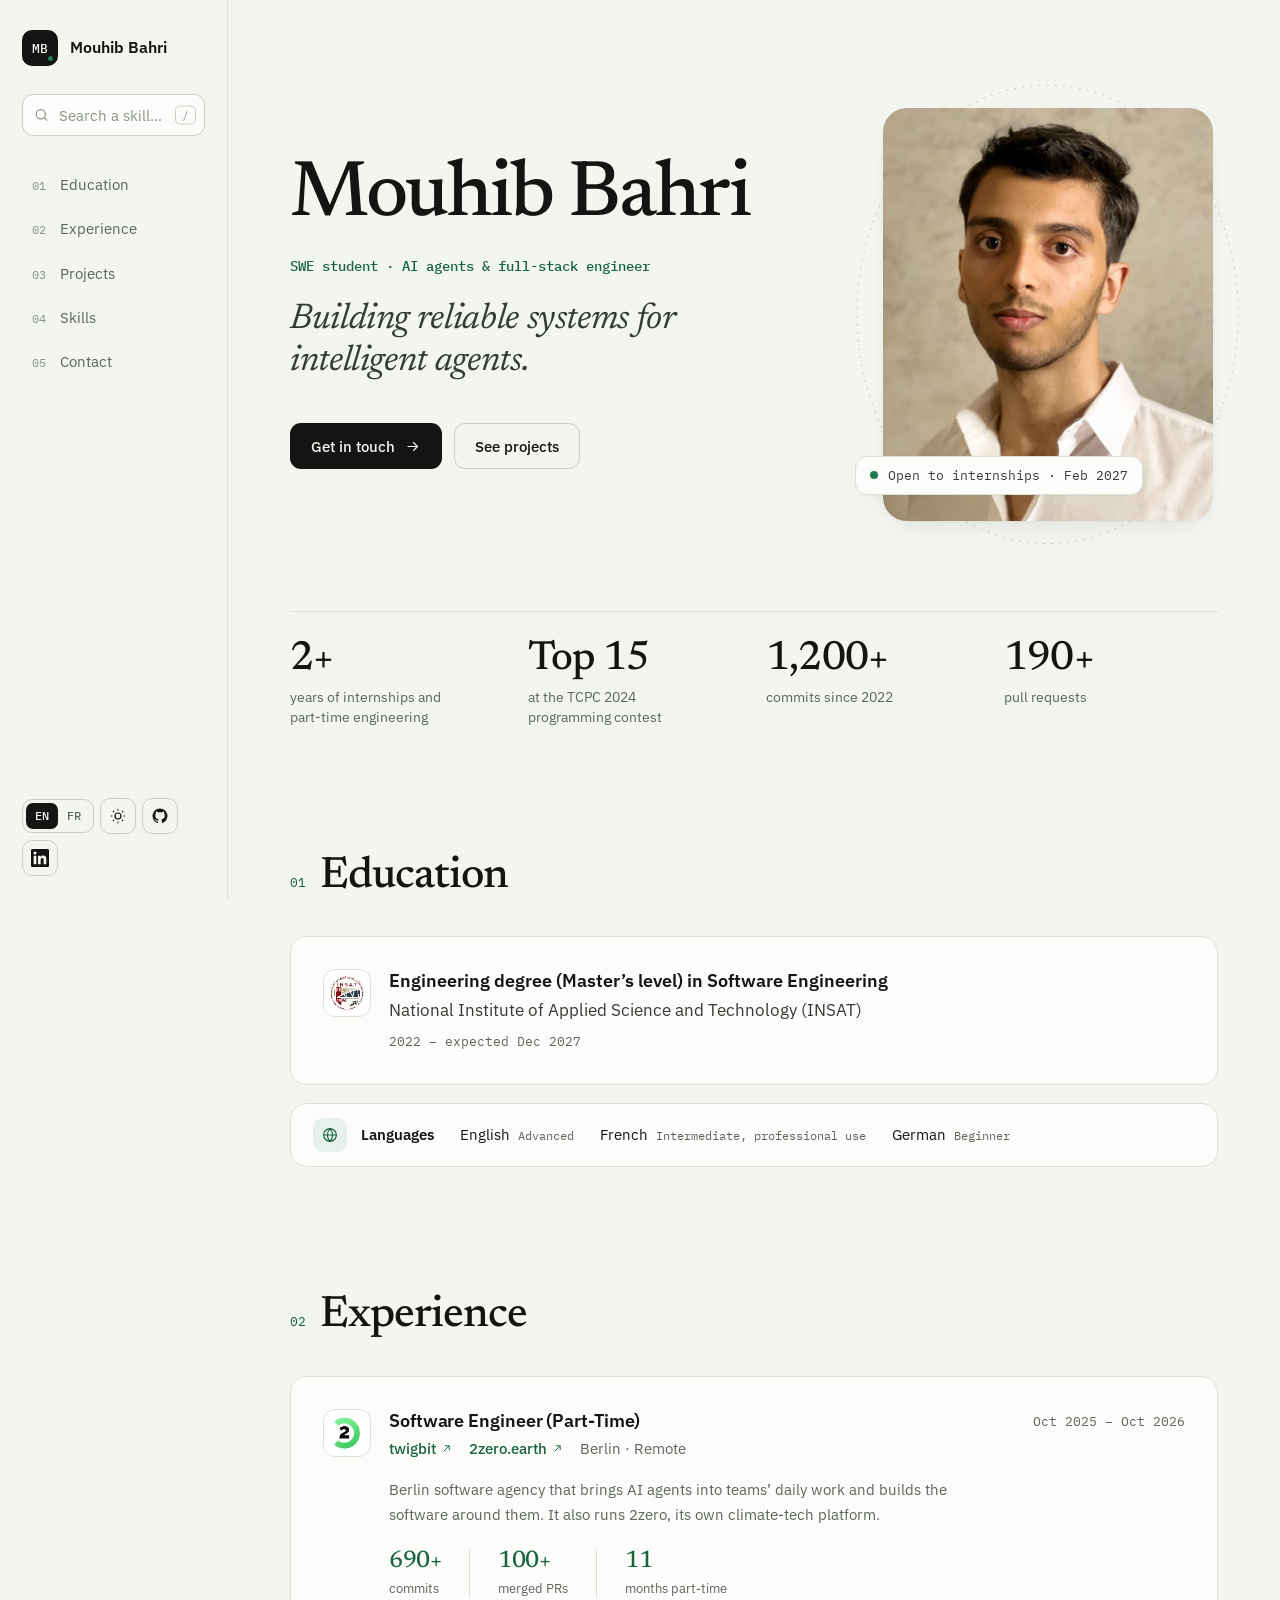
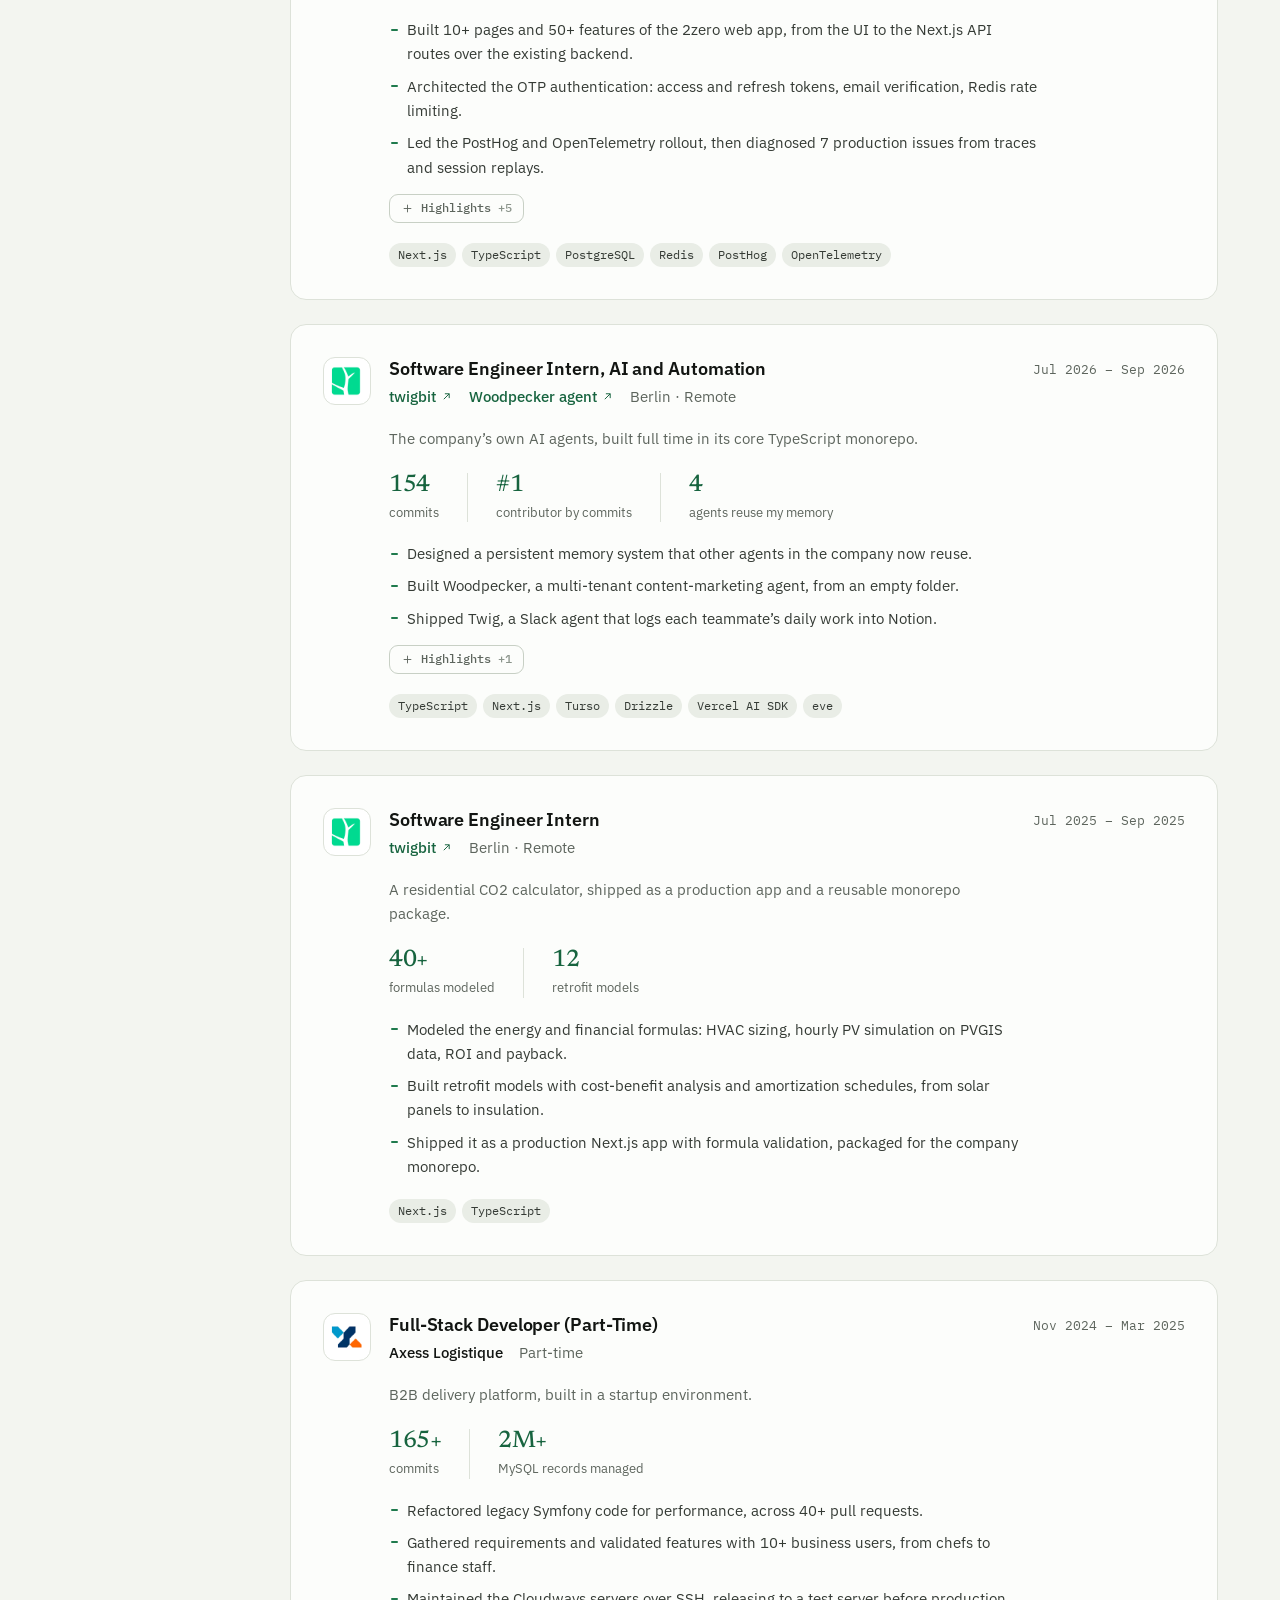
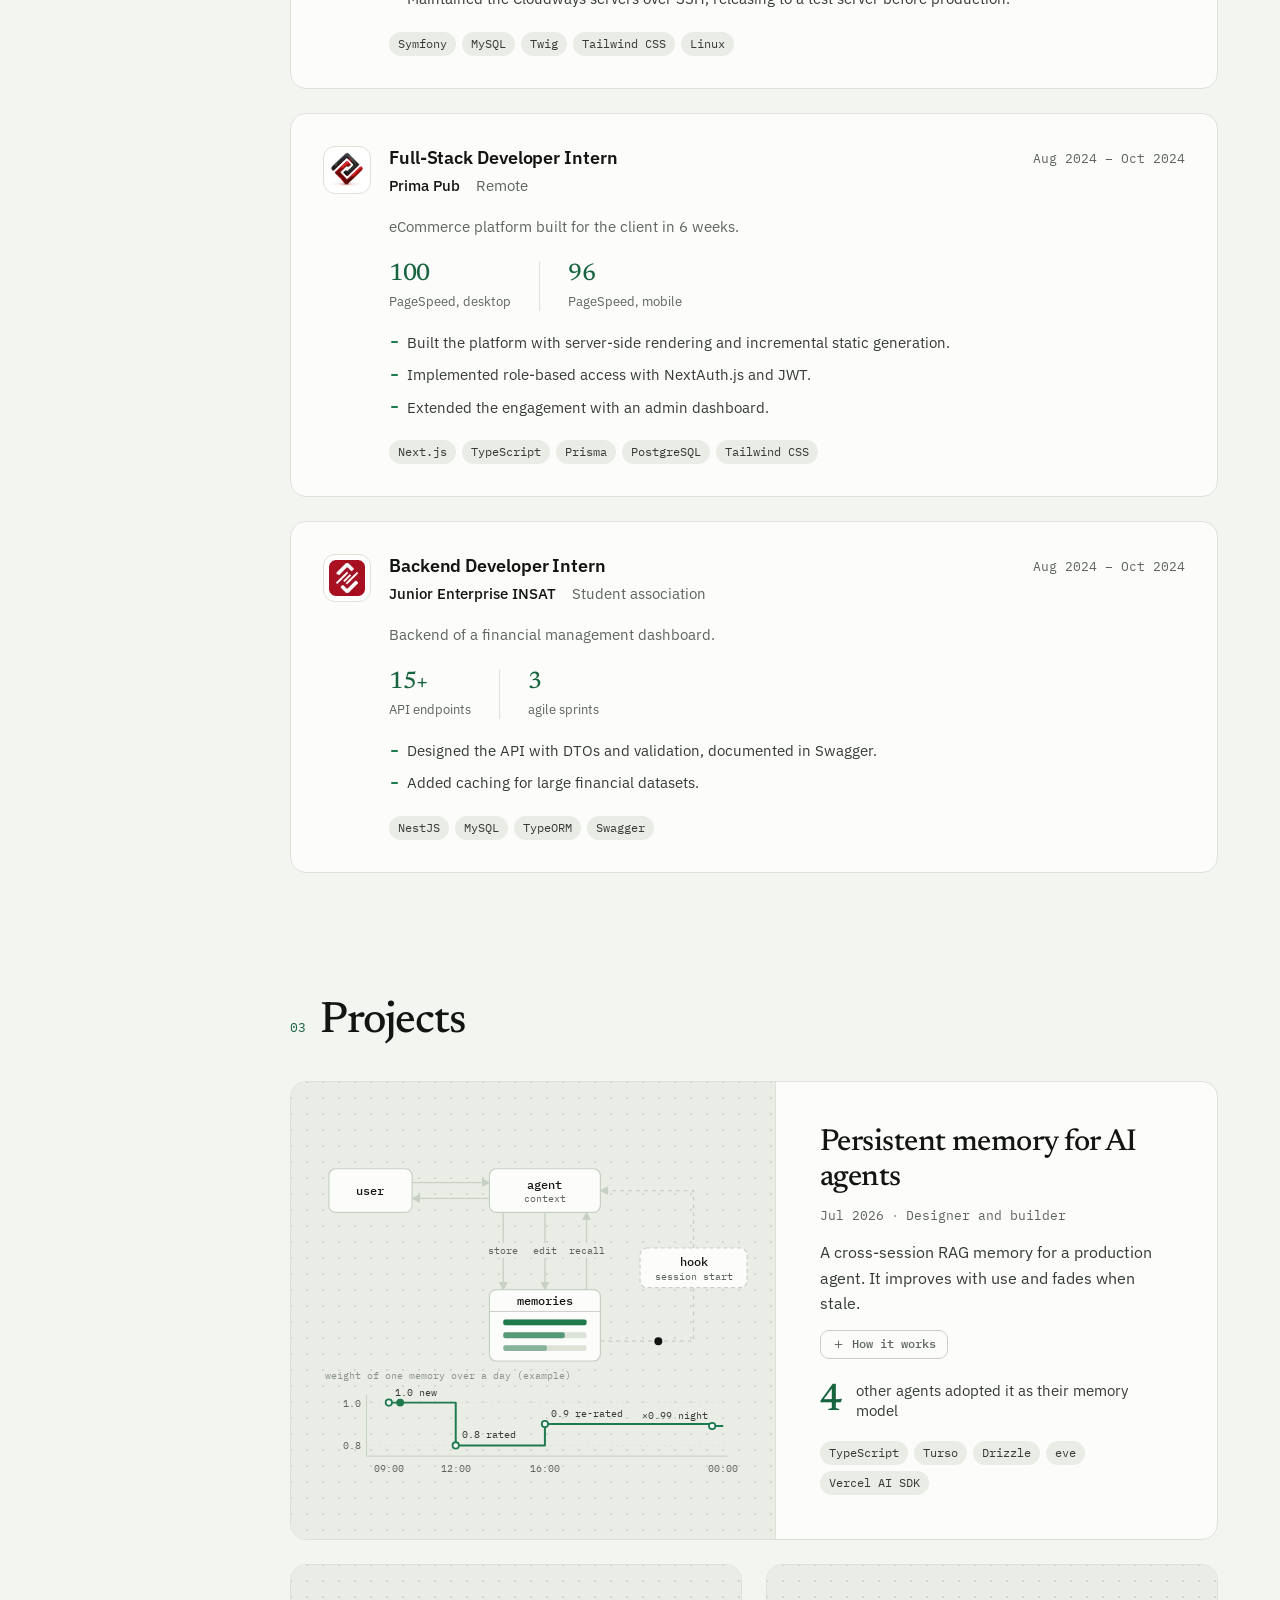
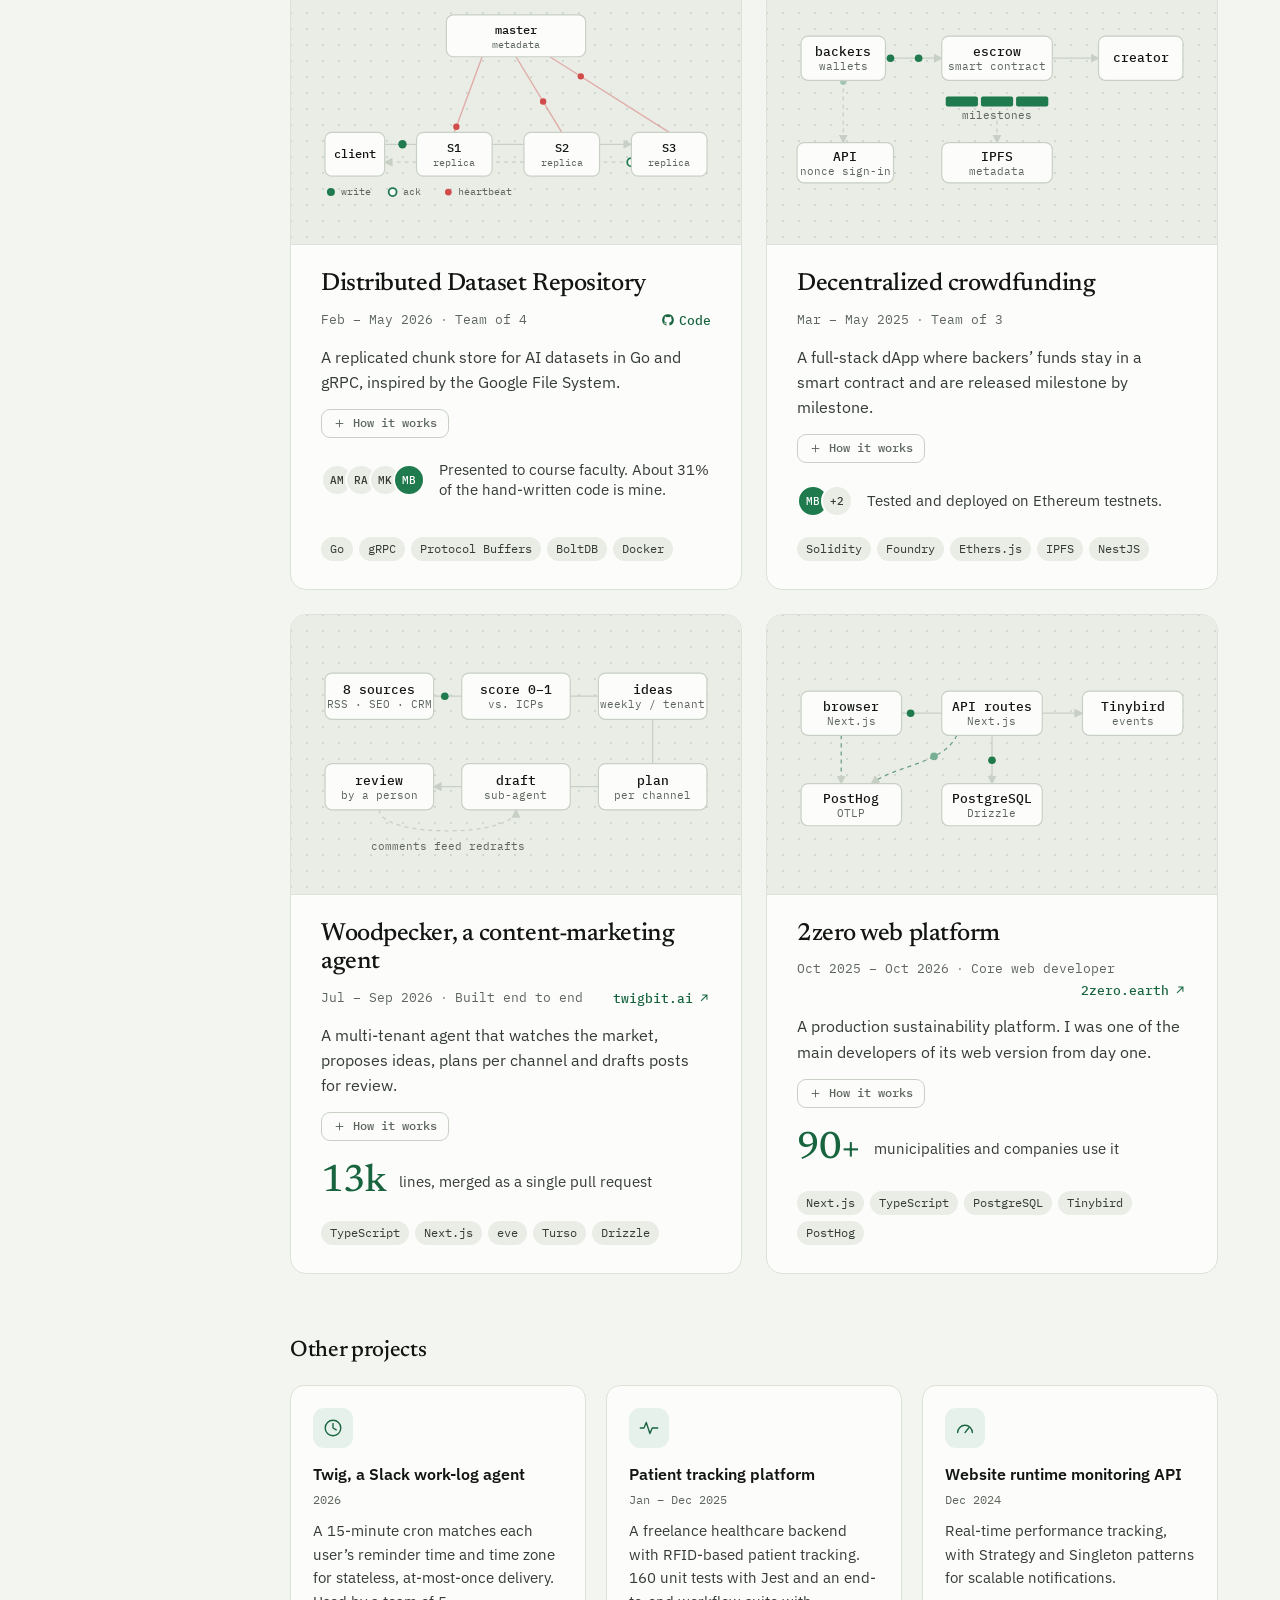
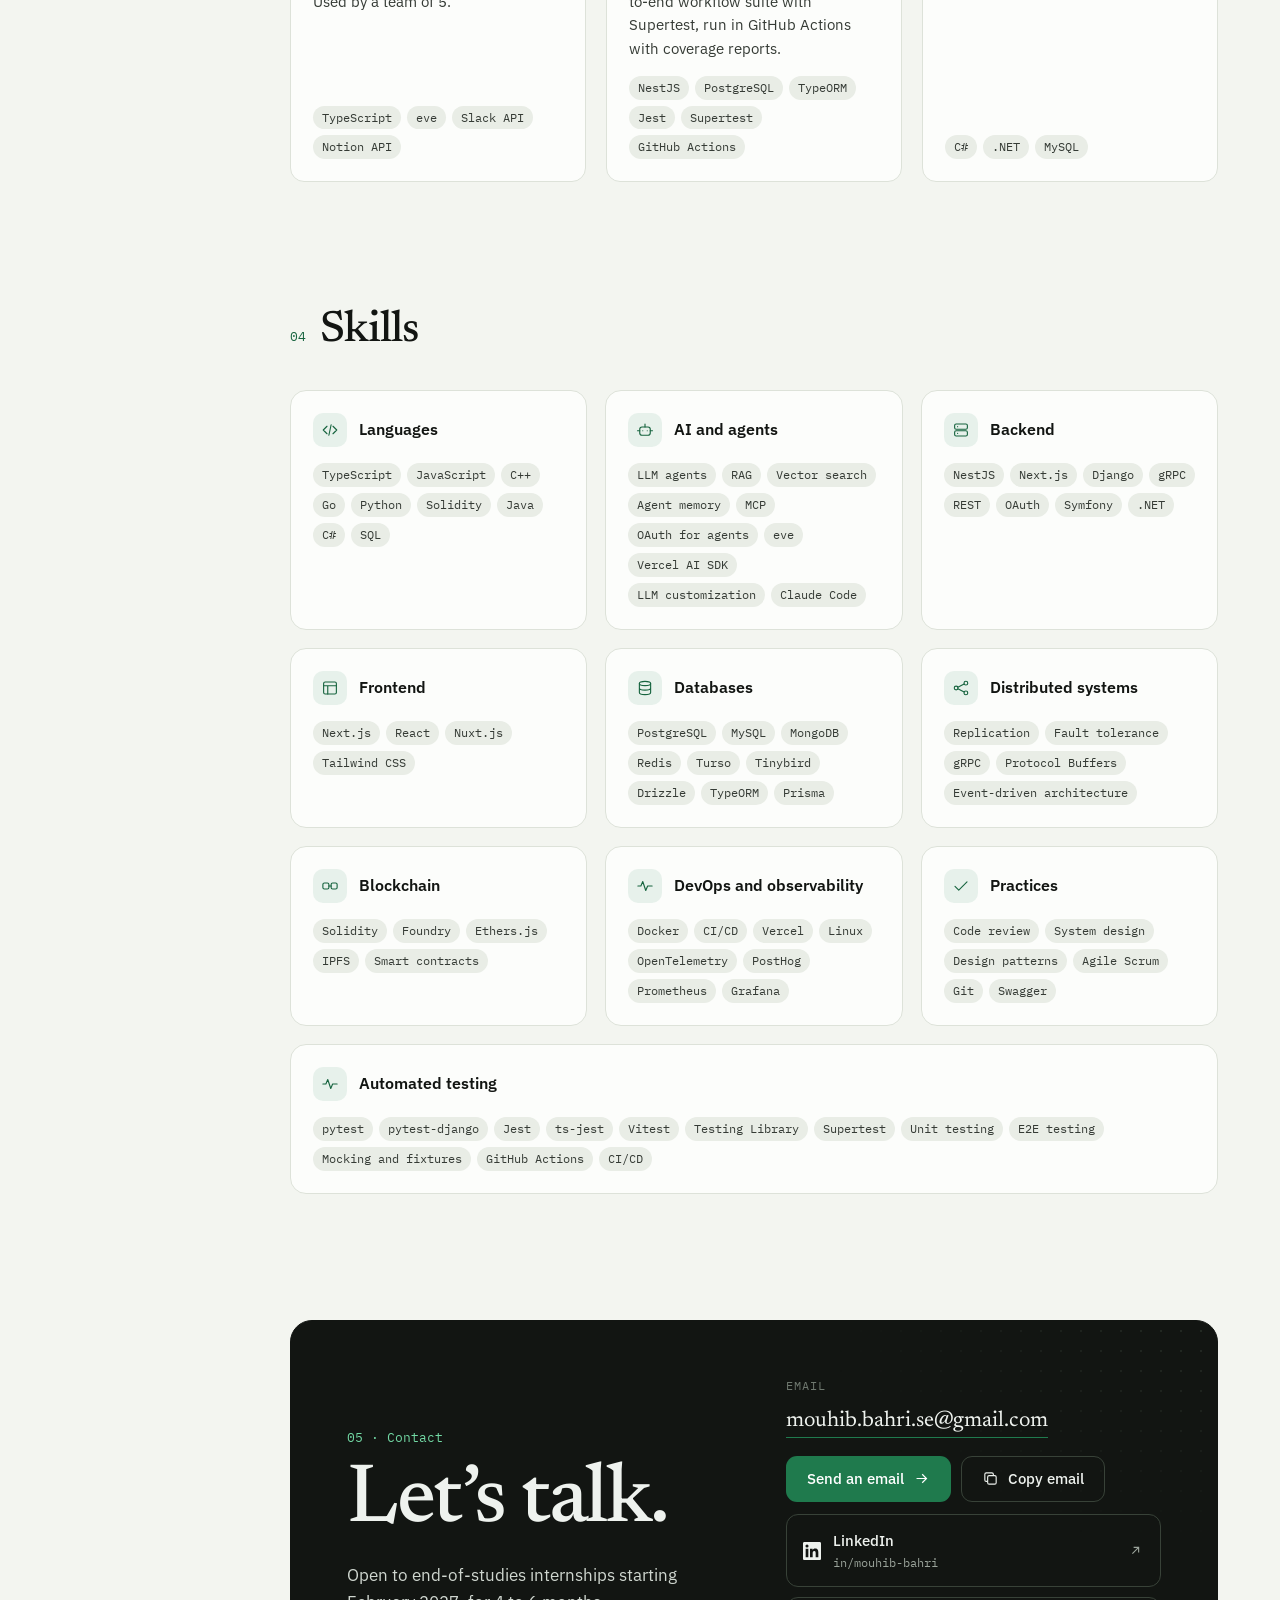
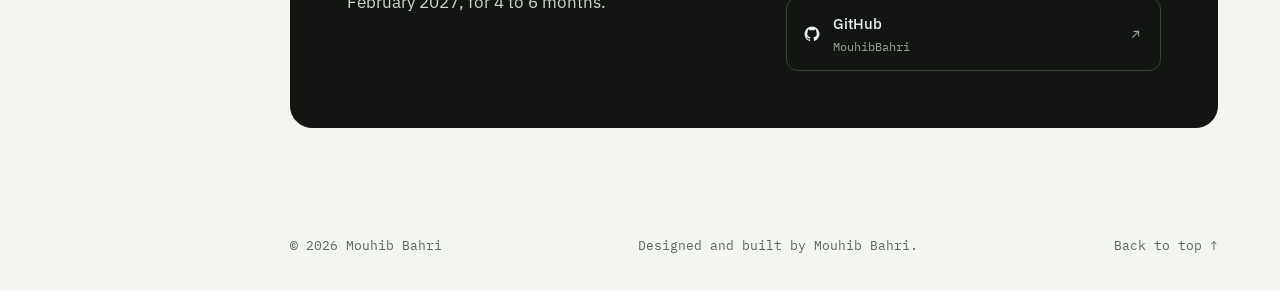
<file: index.html>
<!doctype html>
<html lang="en" data-theme="light">
<head>
<meta charset="utf-8">
<meta name="viewport" content="width=device-width, initial-scale=1">
<title>Mouhib Bahri | Software engineer, AI agents and full-stack</title>
<meta name="description" content="Mouhib Bahri, software engineering student building reliable systems for intelligent agents. Open to an end-of-studies internship from February 2027.">
<meta name="author" content="Mouhib Bahri">
<link rel="canonical" href="https://mouhibbahri.github.io/">
<link rel="alternate" hreflang="en" href="https://mouhibbahri.github.io/">
<link rel="alternate" hreflang="fr" href="https://mouhibbahri.github.io/fr/">
<link rel="alternate" hreflang="x-default" href="https://mouhibbahri.github.io/">
<meta property="og:type" content="profile">
<meta property="og:title" content="Mouhib Bahri | Software engineer, AI agents and full-stack">
<meta property="og:description" content="Mouhib Bahri, software engineering student building reliable systems for intelligent agents. Open to an end-of-studies internship from February 2027.">
<meta property="og:url" content="https://mouhibbahri.github.io/">
<meta property="og:image" content="https://mouhibbahri.github.io/assets/img/og.png">
<meta property="og:locale" content="en_US">
<meta name="twitter:card" content="summary_large_image">
<meta name="theme-color" content="#f3f5f0" media="(prefers-color-scheme: light)">
<meta name="theme-color" content="#0c0f0d" media="(prefers-color-scheme: dark)">
<link rel="icon" href="./assets/img/favicon.svg" type="image/svg+xml">
<link rel="preload" href="./assets/fonts/newsreader-latin-wght-normal.woff2" as="font" type="font/woff2" crossorigin>
<link rel="preload" href="./assets/fonts/ibm-plex-sans-latin-wght-normal.woff2" as="font" type="font/woff2" crossorigin>
<script>
(function(){var d=document.documentElement,s=null;d.classList.add("js");try{s=localStorage.getItem("theme")}catch(e){}
d.dataset.theme=s||(matchMedia("(prefers-color-scheme: dark)").matches?"dark":"light");
var p=new URLSearchParams(location.search).get("palette");if(p)d.dataset.palette=p;
try{if(!localStorage.getItem("lang")&&/^fr\b/i.test(navigator.language||"")&&!/bot|crawl|spider/i.test(navigator.userAgent)){location.replace("fr/"+location.search+location.hash)}}catch(e){}
})();
</script>
<link rel="stylesheet" href="./assets/css/site.css?v=e051f83c">
<script type="application/ld+json">{"@context":"https://schema.org","@type":"Person","name":"Mouhib Bahri","jobTitle":"Software Engineer","url":"https://mouhibbahri.github.io/","image":"https://mouhibbahri.github.io/assets/img/mouhib.jpg","email":"mailto:mouhib.bahri.se@gmail.com","sameAs":["https://github.com/MouhibBahri","https://www.linkedin.com/in/mouhib-bahri"],"alumniOf":{"@type":"CollegeOrUniversity","name":"INSAT"}}</script>
</head>
<body>
<a class="skip" href="#main">Skip to content</a>
<div class="progress" aria-hidden="true"><span></span></div>
<header class="side">
<a class="brand" href="#top" aria-label="Mouhib Bahri"><span class="brand-mark">MB</span><span class="brand-name">Mouhib Bahri</span></a>
<form class="search" role="search" autocomplete="off" onsubmit="return false">
<label class="sr" for="q">Search a skill in experience and projects</label>
<span class="search-ic"><svg viewBox="0 0 24 24" aria-hidden="true" fill="none" stroke="currentColor" stroke-width="1.7"><circle cx="11" cy="11" r="6.5"/><path d="m20 20-4.2-4.2"/></svg></span>
<input id="q" type="search" placeholder="Search a skill…" role="combobox" aria-expanded="false" aria-controls="q-list" aria-autocomplete="list" spellcheck="false">
<kbd class="search-kbd" aria-hidden="true">/</kbd>
<ul class="suggest" id="q-list" role="listbox" hidden></ul>
</form>
<nav class="nav" id="nav" aria-label="Sections"><ol><li><a href="#education" data-nav="education"><span>01</span>Education</a></li><li><a href="#experience" data-nav="experience"><span>02</span>Experience</a></li><li><a href="#projects" data-nav="projects"><span>03</span>Projects</a></li><li><a href="#skills" data-nav="skills"><span>04</span>Skills</a></li><li><a href="#contact" data-nav="contact"><span>05</span>Contact</a></li></ol>
<div class="nav-tools">
<div class="lang" role="group" aria-label="Language">
<a href="./" aria-current="true" data-lang="en" hreflang="en" lang="en">EN</a>
<a href="fr/"  data-lang="fr" hreflang="fr" lang="fr">FR</a>
</div>
<button class="icon-btn theme" type="button" aria-label="Toggle light and dark theme"><svg viewBox="0 0 24 24" aria-hidden="true" fill="none" stroke="currentColor" stroke-width="1.6" class="i-sun"><circle cx="12" cy="12" r="4"/><path d="M12 2.5v2M12 19.5v2M2.5 12h2M19.5 12h2M5.3 5.3l1.4 1.4M17.3 17.3l1.4 1.4M5.3 18.7l1.4-1.4M17.3 6.7l1.4-1.4"/></svg><svg viewBox="0 0 24 24" aria-hidden="true" fill="none" stroke="currentColor" stroke-width="1.6" class="i-moon"><path d="M20 14.5A8 8 0 0 1 9.5 4a8 8 0 1 0 10.5 10.5z"/></svg></button>
<a class="icon-btn" href="https://github.com/MouhibBahri" target="_blank" rel="noopener" aria-label="GitHub"><svg viewBox="0 0 24 24" aria-hidden="true"><path fill="currentColor" d="M12 2a10 10 0 0 0-3.16 19.49c.5.09.68-.22.68-.48v-1.7c-2.78.6-3.37-1.34-3.37-1.34-.46-1.16-1.11-1.47-1.11-1.47-.91-.62.07-.6.07-.6 1 .07 1.53 1.03 1.53 1.03.9 1.52 2.34 1.08 2.91.83.09-.65.35-1.09.63-1.34-2.22-.25-4.55-1.11-4.55-4.94 0-1.09.39-1.98 1.03-2.68-.1-.25-.45-1.27.1-2.65 0 0 .84-.27 2.75 1.02a9.5 9.5 0 0 1 5 0c1.91-1.29 2.75-1.02 2.75-1.02.55 1.38.2 2.4.1 2.65.64.7 1.03 1.59 1.03 2.68 0 3.84-2.34 4.68-4.57 4.93.36.31.68.92.68 1.85v2.74c0 .27.18.58.69.48A10 10 0 0 0 12 2z"/></svg></a>
<a class="icon-btn" href="https://www.linkedin.com/in/mouhib-bahri" target="_blank" rel="noopener" aria-label="LinkedIn"><svg viewBox="0 0 24 24" aria-hidden="true"><path fill="currentColor" d="M20.45 20.45h-3.56v-5.57c0-1.33-.02-3.04-1.85-3.04-1.85 0-2.14 1.45-2.14 2.94v5.67H9.34V9h3.42v1.56h.05c.48-.9 1.64-1.85 3.37-1.85 3.6 0 4.27 2.37 4.27 5.46v6.28zM5.34 7.43a2.06 2.06 0 1 1 0-4.13 2.06 2.06 0 0 1 0 4.13zM7.12 20.45H3.56V9h3.56v11.45zM22.22 0H1.77C.79 0 0 .77 0 1.73v20.54C0 23.23.79 24 1.77 24h20.45c.98 0 1.78-.77 1.78-1.73V1.73C24 .77 23.2 0 22.22 0z"/></svg></a>
</div>
</nav>
<div class="tools">
<div class="lang" role="group" aria-label="Language">
<a href="./" aria-current="true" data-lang="en" hreflang="en" lang="en">EN</a>
<a href="fr/"  data-lang="fr" hreflang="fr" lang="fr">FR</a>
</div>
<button class="icon-btn theme" type="button" aria-label="Toggle light and dark theme"><svg viewBox="0 0 24 24" aria-hidden="true" fill="none" stroke="currentColor" stroke-width="1.6" class="i-sun"><circle cx="12" cy="12" r="4"/><path d="M12 2.5v2M12 19.5v2M2.5 12h2M19.5 12h2M5.3 5.3l1.4 1.4M17.3 17.3l1.4 1.4M5.3 18.7l1.4-1.4M17.3 6.7l1.4-1.4"/></svg><svg viewBox="0 0 24 24" aria-hidden="true" fill="none" stroke="currentColor" stroke-width="1.6" class="i-moon"><path d="M20 14.5A8 8 0 0 1 9.5 4a8 8 0 1 0 10.5 10.5z"/></svg></button>
<a class="icon-btn social" href="https://github.com/MouhibBahri" target="_blank" rel="noopener" aria-label="GitHub"><svg viewBox="0 0 24 24" aria-hidden="true"><path fill="currentColor" d="M12 2a10 10 0 0 0-3.16 19.49c.5.09.68-.22.68-.48v-1.7c-2.78.6-3.37-1.34-3.37-1.34-.46-1.16-1.11-1.47-1.11-1.47-.91-.62.07-.6.07-.6 1 .07 1.53 1.03 1.53 1.03.9 1.52 2.34 1.08 2.91.83.09-.65.35-1.09.63-1.34-2.22-.25-4.55-1.11-4.55-4.94 0-1.09.39-1.98 1.03-2.68-.1-.25-.45-1.27.1-2.65 0 0 .84-.27 2.75 1.02a9.5 9.5 0 0 1 5 0c1.91-1.29 2.75-1.02 2.75-1.02.55 1.38.2 2.4.1 2.65.64.7 1.03 1.59 1.03 2.68 0 3.84-2.34 4.68-4.57 4.93.36.31.68.92.68 1.85v2.74c0 .27.18.58.69.48A10 10 0 0 0 12 2z"/></svg></a>
<a class="icon-btn social" href="https://www.linkedin.com/in/mouhib-bahri" target="_blank" rel="noopener" aria-label="LinkedIn"><svg viewBox="0 0 24 24" aria-hidden="true"><path fill="currentColor" d="M20.45 20.45h-3.56v-5.57c0-1.33-.02-3.04-1.85-3.04-1.85 0-2.14 1.45-2.14 2.94v5.67H9.34V9h3.42v1.56h.05c.48-.9 1.64-1.85 3.37-1.85 3.6 0 4.27 2.37 4.27 5.46v6.28zM5.34 7.43a2.06 2.06 0 1 1 0-4.13 2.06 2.06 0 0 1 0 4.13zM7.12 20.45H3.56V9h3.56v11.45zM22.22 0H1.77C.79 0 0 .77 0 1.73v20.54C0 23.23.79 24 1.77 24h20.45c.98 0 1.78-.77 1.78-1.73V1.73C24 .77 23.2 0 22.22 0z"/></svg></a>
<button class="icon-btn search-btn" type="button" aria-label="Search a skill" aria-expanded="false"><svg viewBox="0 0 24 24" aria-hidden="true" fill="none" stroke="currentColor" stroke-width="1.7"><circle cx="11" cy="11" r="6.5"/><path d="m20 20-4.2-4.2"/></svg></button>
<button class="icon-btn menu-btn" type="button" aria-label="Menu" aria-expanded="false" aria-controls="nav"><svg viewBox="0 0 24 24" aria-hidden="true" fill="none" stroke="currentColor" stroke-width="1.7"><path d="M4 8h16M4 16h16"/></svg></button>
</div>
</header>
<div class="finder" role="region" aria-label="Search a skill in experience and projects" hidden>
<span class="finder-term"></span>
<span class="finder-pos mono" aria-live="polite"></span>
<button class="icon-btn finder-prev" type="button" aria-label="Previous match"><svg viewBox="0 0 24 24" aria-hidden="true" fill="none" stroke="currentColor" stroke-width="1.8"><path d="m6 15 6-6 6 6"/></svg></button>
<button class="icon-btn finder-next" type="button" aria-label="Next match"><svg viewBox="0 0 24 24" aria-hidden="true" fill="none" stroke="currentColor" stroke-width="1.8"><path d="m6 9 6 6 6-6"/></svg></button>
<button class="icon-btn finder-clear" type="button" aria-label="Clear search"><svg viewBox="0 0 24 24" aria-hidden="true" fill="none" stroke="currentColor" stroke-width="1.7"><path d="M6 6l12 12M18 6 6 18"/></svg></button>
</div>
<script type="application/json" id="skill-index">[{"name":"TypeScript","n":8},{"name":"Next.js","n":6},{"name":"eve","n":4},{"name":"PostgreSQL","n":4},{"name":"Drizzle","n":3},{"name":"MySQL","n":3},{"name":"NestJS","n":3},{"name":"Turso","n":3},{"name":"Vercel AI SDK","n":3},{"name":"Notion API","n":2},{"name":"OpenTelemetry","n":2},{"name":"PostHog","n":2},{"name":"Slack API","n":2},{"name":"Tailwind CSS","n":2},{"name":"TypeORM","n":2},{"name":".NET","n":1},{"name":"Bash","n":1},{"name":"BoltDB","n":1},{"name":"C#","n":1},{"name":"Django","n":1},{"name":"Docker","n":1},{"name":"E2E testing","n":1},{"name":"Ethers.js","n":1},{"name":"Foundry","n":1},{"name":"GitHub Actions","n":1},{"name":"Go","n":1},{"name":"gRPC","n":1},{"name":"IPFS","n":1},{"name":"Jest","n":1},{"name":"Linux","n":1},{"name":"MCP","n":1},{"name":"MongoDB","n":1},{"name":"Prisma","n":1},{"name":"Protocol Buffers","n":1},{"name":"pytest","n":1},{"name":"Python","n":1},{"name":"RAG","n":1},{"name":"React","n":1},{"name":"Redis","n":1},{"name":"Solidity","n":1},{"name":"Supertest","n":1},{"name":"Swagger","n":1},{"name":"Symfony","n":1},{"name":"Testing Library","n":1},{"name":"Tinybird","n":1},{"name":"Twig","n":1},{"name":"Vitest","n":1},{"name":"Agent memory","n":0},{"name":"Agile Scrum","n":0},{"name":"C++","n":0},{"name":"CI/CD","n":0},{"name":"Claude Code","n":0},{"name":"Code review","n":0},{"name":"Design patterns","n":0},{"name":"Event-driven architecture","n":0},{"name":"Fault tolerance","n":0},{"name":"Git","n":0},{"name":"Grafana","n":0},{"name":"Java","n":0},{"name":"JavaScript","n":0},{"name":"LLM agents","n":0},{"name":"LLM customization","n":0},{"name":"Mocking and fixtures","n":0},{"name":"Nuxt.js","n":0},{"name":"OAuth","n":0},{"name":"OAuth for agents","n":0},{"name":"Prometheus","n":0},{"name":"pytest-django","n":0},{"name":"Replication","n":0},{"name":"REST","n":0},{"name":"Smart contracts","n":0},{"name":"SQL","n":0},{"name":"System design","n":0},{"name":"ts-jest","n":0},{"name":"Unit testing","n":0},{"name":"Vector search","n":0},{"name":"Vercel","n":0}]</script>
<script type="application/json" id="i18n">{"none":"No match","inSkills":"Listed in skills","matches":"matches","match":"match"}</script>
<main id="main">
<section class="hero" id="top" aria-labelledby="hero-name">
<div class="hero-grid">
<div class="hero-copy">
<h1 id="hero-name">Mouhib Bahri</h1>
<p class="hero-role">SWE student · AI agents &amp; full-stack engineer</p>
<p class="slogan">Building reliable systems for intelligent agents.</p>
<div class="hero-actions">
<a class="btn btn-primary" href="#contact">Get in touch<svg viewBox="0 0 24 24" aria-hidden="true" fill="none" stroke="currentColor" stroke-width="1.7"><path d="M5 12h14M13 6l6 6-6 6"/></svg></a>
<a class="btn btn-ghost" href="#projects">See projects</a>
</div>
</div>
<div class="portrait">
<svg class="orbit" viewBox="0 0 400 480" aria-hidden="true">
<ellipse cx="200" cy="240" rx="188" ry="226" class="orbit-ring"/>
<ellipse cx="200" cy="240" rx="160" ry="196" class="orbit-ring orbit-ring-2"/>
<circle r="6" class="orbit-dot orbit-dot-a"><animateMotion dur="16s" repeatCount="indefinite" path="M388 240a188 226 0 1 1-376 0a188 226 0 1 1 376 0"/></circle>
<circle r="4" class="orbit-dot"><animateMotion dur="22s" begin="-9s" repeatCount="indefinite" path="M40 240a160 196 0 1 0 320 0a160 196 0 1 0-320 0"/></circle>
<circle r="3.5" class="orbit-dot"><animateMotion dur="16s" begin="-8s" repeatCount="indefinite" path="M388 240a188 226 0 1 1-376 0a188 226 0 1 1 376 0"/></circle>
</svg>
<picture>
<source srcset="./assets/img/mouhib.webp" type="image/webp">
<img src="./assets/img/mouhib.jpg" width="720" height="900" alt="Portrait of Mouhib Bahri" fetchpriority="high">
</picture>
<p class="status"><span class="pulse" aria-hidden="true"></span>Open to internships · Feb 2027</p>
</div>
</div>
<dl class="stats"><div class="stat"><dt>years of internships and part-time engineering</dt><dd><span class="count" data-n="2" data-pre="" data-suf="+">2+</span></dd></div><div class="stat"><dt>at the TCPC 2024 programming contest</dt><dd><span class="count" data-n="15" data-pre="Top " data-suf="">Top 15</span></dd></div><div class="stat"><dt>commits since 2022</dt><dd><span class="count" data-n="1200" data-pre="" data-suf="+">1,200+</span></dd></div><div class="stat"><dt>pull requests</dt><dd><span class="count" data-n="190" data-pre="" data-suf="+">190+</span></dd></div></dl>
</section>
<section class="section" id="education" aria-labelledby="education-title">
<header class="sec-head"><span class="sec-n">01</span><h2 id="education-title">Education</h2></header>
<article class="panel edu reveal">
<span class="logo has-img" aria-hidden="true"><img src="./assets/img/logos/insat.webp" alt="" width="48" height="48"></span>
<div>
<h3>Engineering degree (Master’s level) in Software Engineering</h3>
<p class="edu-school">National Institute of Applied Science and Technology (INSAT)</p>
<p class="mono muted">2022 – expected Dec 2027</p>
</div>
</article>
<p class="spoken reveal"><span class="skill-ic"><svg viewBox="0 0 24 24" aria-hidden="true" fill="none" stroke="currentColor" stroke-width="1.5" stroke-linecap="round" stroke-linejoin="round"><circle cx="12" cy="12" r="8.5"/><path d="M3.5 12h17M12 3.5c2.5 2.5 3.5 5.5 3.5 8.5s-1 6-3.5 8.5c-2.5-2.5-3.5-5.5-3.5-8.5s1-6 3.5-8.5z"/></svg></span><span class="spoken-k">Languages</span><span>English <span class="muted mono">Advanced</span></span><span>French <span class="muted mono">Intermediate, professional use</span></span><span>German <span class="muted mono">Beginner</span></span></p>
</section>
<section class="section" id="experience" aria-labelledby="experience-title">
<header class="sec-head"><span class="sec-n">02</span><h2 id="experience-title">Experience</h2></header>
<div class="xps">
<article class="panel xp reveal" data-skills="next.js|typescript|postgresql|redis|posthog|opentelemetry|python|django|mcp|pytest|vitest|testing library" data-label="Software Engineer (Part-Time) · twigbit">
<header class="xp-head">
<span class="logo has-img" aria-hidden="true"><img src="./assets/img/logos/2zero.webp" alt="" width="48" height="48" loading="lazy"></span>
<div class="xp-id">
<h3>Software Engineer (Part-Time)</h3>
<p class="xp-co"><a class="ext" href="https://www.twigbit.ai/en" target="_blank" rel="noopener">twigbit<svg viewBox="0 0 24 24" aria-hidden="true" fill="none" stroke="currentColor" stroke-width="1.8" class="i-ext"><path d="M7 17 17 7M9 7h8v8"/></svg></a><a class="ext" href="https://2zero.earth" target="_blank" rel="noopener">2zero.earth<svg viewBox="0 0 24 24" aria-hidden="true" fill="none" stroke="currentColor" stroke-width="1.8" class="i-ext"><path d="M7 17 17 7M9 7h8v8"/></svg></a><span class="muted">Berlin · Remote</span></p>
</div>
<p class="xp-dates mono">Oct 2025 – Oct 2026</p>
</header>
<p class="xp-about">Berlin software agency that brings AI agents into teams’ daily work and builds the software around them. It also runs 2zero, its own climate-tech platform.</p>
<dl class="kpis"><div><dd><span class="count" data-n="690" data-pre="" data-suf="+">690+</span></dd><dt>commits</dt></div><div><dd><span class="count" data-n="100" data-pre="" data-suf="+">100+</span></dd><dt>merged PRs</dt></div><div><dd><span class="count" data-n="11" data-pre="" data-suf="">11</span></dd><dt>months part-time</dt></div></dl>
<ul class="points"><li>Built 10+ pages and 50+ features of the 2zero web app, from the UI to the Next.js API routes over the existing backend.</li><li>Architected the OTP authentication: access and refresh tokens, email verification, Redis rate limiting.</li><li>Led the PostHog and OpenTelemetry rollout, then diagnosed 7 production issues from traces and session replays.</li></ul>
<ul class="points points-more" id="hl-1"><li>Developed LLM agents that let a large client’s marketers create design components from a prompt, through a headless CMS over MCP.</li><li>Secured the team’s MCP server with OAuth, so external agents get access tokens from the CMS.</li><li>Wrote 8 pytest and pytest-django test modules, run in CI, covering the MCP server, its OAuth token flow, the page-editing tools and search.</li><li>Wrote and maintained 25+ frontend component test files with Vitest and Testing Library, run in CI.</li><li>Reviewed 20+ teammate pull requests in a Scrum team.</li></ul>
<button class="toggle" type="button" aria-expanded="false" aria-controls="hl-1" hidden><svg viewBox="0 0 24 24" aria-hidden="true" fill="none" stroke="currentColor" stroke-width="1.7" class="i-plus"><path d="M12 5v14M5 12h14"/></svg><span>Highlights</span><span class="n">+5</span></button>
<ul class="tags"><li data-skill="next.js">Next.js</li><li data-skill="typescript">TypeScript</li><li data-skill="postgresql">PostgreSQL</li><li data-skill="redis">Redis</li><li data-skill="posthog">PostHog</li><li data-skill="opentelemetry">OpenTelemetry</li></ul>
</article>
<article class="panel xp reveal" data-skills="typescript|next.js|turso|drizzle|vercel ai sdk|eve|slack api|notion api" data-label="Software Engineer Intern, AI and Automation · twigbit">
<header class="xp-head">
<span class="logo has-img" aria-hidden="true"><img src="./assets/img/logos/twigbit.webp" alt="" width="48" height="48" loading="lazy"></span>
<div class="xp-id">
<h3>Software Engineer Intern, AI and Automation</h3>
<p class="xp-co"><a class="ext" href="https://www.twigbit.ai/en" target="_blank" rel="noopener">twigbit<svg viewBox="0 0 24 24" aria-hidden="true" fill="none" stroke="currentColor" stroke-width="1.8" class="i-ext"><path d="M7 17 17 7M9 7h8v8"/></svg></a><a class="ext" href="https://www.twigbit.ai/en/agents/marketing" target="_blank" rel="noopener">Woodpecker agent<svg viewBox="0 0 24 24" aria-hidden="true" fill="none" stroke="currentColor" stroke-width="1.8" class="i-ext"><path d="M7 17 17 7M9 7h8v8"/></svg></a><span class="muted">Berlin · Remote</span></p>
</div>
<p class="xp-dates mono">Jul 2026 – Sep 2026</p>
</header>
<p class="xp-about">The company’s own AI agents, built full time in its core TypeScript monorepo.</p>
<dl class="kpis"><div><dd><span class="count" data-n="154" data-pre="" data-suf="">154</span></dd><dt>commits</dt></div><div><dd><span class="count" data-n="1" data-pre="#" data-suf="">#1</span></dd><dt>contributor by commits</dt></div><div><dd><span class="count" data-n="4" data-pre="" data-suf="">4</span></dd><dt>agents reuse my memory</dt></div></dl>
<ul class="points"><li>Designed a persistent memory system that other agents in the company now reuse.</li><li>Built Woodpecker, a multi-tenant content-marketing agent, from an empty folder.</li><li>Shipped Twig, a Slack agent that logs each teammate’s daily work into Notion.</li></ul>
<ul class="points points-more" id="hl-2"><li>Built shared packages: email-OTP sign-in with Argon2id, transactional email, a vector column type.</li></ul>
<button class="toggle" type="button" aria-expanded="false" aria-controls="hl-2" hidden><svg viewBox="0 0 24 24" aria-hidden="true" fill="none" stroke="currentColor" stroke-width="1.7" class="i-plus"><path d="M12 5v14M5 12h14"/></svg><span>Highlights</span><span class="n">+1</span></button>
<ul class="tags"><li data-skill="typescript">TypeScript</li><li data-skill="next.js">Next.js</li><li data-skill="turso">Turso</li><li data-skill="drizzle">Drizzle</li><li data-skill="vercel ai sdk">Vercel AI SDK</li><li data-skill="eve">eve</li></ul>
</article>
<article class="panel xp reveal" data-skills="next.js|typescript" data-label="Software Engineer Intern · twigbit">
<header class="xp-head">
<span class="logo has-img" aria-hidden="true"><img src="./assets/img/logos/twigbit.webp" alt="" width="48" height="48" loading="lazy"></span>
<div class="xp-id">
<h3>Software Engineer Intern</h3>
<p class="xp-co"><a class="ext" href="https://www.twigbit.ai/en" target="_blank" rel="noopener">twigbit<svg viewBox="0 0 24 24" aria-hidden="true" fill="none" stroke="currentColor" stroke-width="1.8" class="i-ext"><path d="M7 17 17 7M9 7h8v8"/></svg></a><span class="muted">Berlin · Remote</span></p>
</div>
<p class="xp-dates mono">Jul 2025 – Sep 2025</p>
</header>
<p class="xp-about">A residential CO2 calculator, shipped as a production app and a reusable monorepo package.</p>
<dl class="kpis"><div><dd><span class="count" data-n="40" data-pre="" data-suf="+">40+</span></dd><dt>formulas modeled</dt></div><div><dd><span class="count" data-n="12" data-pre="" data-suf="">12</span></dd><dt>retrofit models</dt></div></dl>
<ul class="points"><li>Modeled the energy and financial formulas: HVAC sizing, hourly PV simulation on PVGIS data, ROI and payback.</li><li>Built retrofit models with cost-benefit analysis and amortization schedules, from solar panels to insulation.</li><li>Shipped it as a production Next.js app with formula validation, packaged for the company monorepo.</li></ul>
<ul class="tags"><li data-skill="next.js">Next.js</li><li data-skill="typescript">TypeScript</li></ul>
</article>
<article class="panel xp reveal" data-skills="symfony|mysql|twig|tailwind css|linux" data-label="Full-Stack Developer (Part-Time) · Axess Logistique">
<header class="xp-head">
<span class="logo has-img" aria-hidden="true"><img src="./assets/img/logos/axess.webp" alt="" width="48" height="48" loading="lazy"></span>
<div class="xp-id">
<h3>Full-Stack Developer (Part-Time)</h3>
<p class="xp-co"><span class="co">Axess Logistique</span><span class="muted">Part-time</span></p>
</div>
<p class="xp-dates mono">Nov 2024 – Mar 2025</p>
</header>
<p class="xp-about">B2B delivery platform, built in a startup environment.</p>
<dl class="kpis"><div><dd><span class="count" data-n="165" data-pre="" data-suf="+">165+</span></dd><dt>commits</dt></div><div><dd><span class="count" data-n="2" data-pre="" data-suf="M+">2M+</span></dd><dt>MySQL records managed</dt></div></dl>
<ul class="points"><li>Refactored legacy Symfony code for performance, across 40+ pull requests.</li><li>Gathered requirements and validated features with 10+ business users, from chefs to finance staff.</li><li>Maintained the Cloudways servers over SSH, releasing to a test server before production.</li></ul>
<ul class="tags"><li data-skill="symfony">Symfony</li><li data-skill="mysql">MySQL</li><li data-skill="twig">Twig</li><li data-skill="tailwind css">Tailwind CSS</li><li data-skill="linux">Linux</li></ul>
</article>
<article class="panel xp reveal" data-skills="next.js|typescript|prisma|postgresql|tailwind css" data-label="Full-Stack Developer Intern · Prima Pub">
<header class="xp-head">
<span class="logo has-img" aria-hidden="true"><img src="./assets/img/logos/prima.webp" alt="" width="48" height="48" loading="lazy"></span>
<div class="xp-id">
<h3>Full-Stack Developer Intern</h3>
<p class="xp-co"><span class="co">Prima Pub</span><span class="muted">Remote</span></p>
</div>
<p class="xp-dates mono">Aug 2024 – Oct 2024</p>
</header>
<p class="xp-about">eCommerce platform built for the client in 6 weeks.</p>
<dl class="kpis"><div><dd><span class="count" data-n="100" data-pre="" data-suf="">100</span></dd><dt>PageSpeed, desktop</dt></div><div><dd><span class="count" data-n="96" data-pre="" data-suf="">96</span></dd><dt>PageSpeed, mobile</dt></div></dl>
<ul class="points"><li>Built the platform with server-side rendering and incremental static generation.</li><li>Implemented role-based access with NextAuth.js and JWT.</li><li>Extended the engagement with an admin dashboard.</li></ul>
<ul class="tags"><li data-skill="next.js">Next.js</li><li data-skill="typescript">TypeScript</li><li data-skill="prisma">Prisma</li><li data-skill="postgresql">PostgreSQL</li><li data-skill="tailwind css">Tailwind CSS</li></ul>
</article>
<article class="panel xp reveal" data-skills="nestjs|mysql|typeorm|swagger" data-label="Backend Developer Intern · Junior Enterprise INSAT">
<header class="xp-head">
<span class="logo has-img" aria-hidden="true"><img src="./assets/img/logos/jeinsat.webp" alt="" width="48" height="48" loading="lazy"></span>
<div class="xp-id">
<h3>Backend Developer Intern</h3>
<p class="xp-co"><span class="co">Junior Enterprise INSAT</span><span class="muted">Student association</span></p>
</div>
<p class="xp-dates mono">Aug 2024 – Oct 2024</p>
</header>
<p class="xp-about">Backend of a financial management dashboard.</p>
<dl class="kpis"><div><dd><span class="count" data-n="15" data-pre="" data-suf="+">15+</span></dd><dt>API endpoints</dt></div><div><dd><span class="count" data-n="3" data-pre="" data-suf="">3</span></dd><dt>agile sprints</dt></div></dl>
<ul class="points"><li>Designed the API with DTOs and validation, documented in Swagger.</li><li>Added caching for large financial datasets.</li></ul>
<ul class="tags"><li data-skill="nestjs">NestJS</li><li data-skill="mysql">MySQL</li><li data-skill="typeorm">TypeORM</li><li data-skill="swagger">Swagger</li></ul>
</article></div>
</section>
<section class="section" id="projects" aria-labelledby="projects-title">
<header class="sec-head"><span class="sec-n">03</span><h2 id="projects-title">Projects</h2></header>
<div class="cards">
<article class="card wide reveal" id="p-memory" data-skills="typescript|turso|drizzle|eve|vercel ai sdk|rag" data-label="Persistent memory for AI agents">
<figure class="card-fig"><svg class="fx" viewBox="0 0 440 342" role="img" aria-label="Persistent memory for AI agents" xmlns="http://www.w3.org/2000/svg"><defs><marker id="ah1" viewBox="0 0 8 8" refX="7" refY="4" markerWidth="7" markerHeight="7" orient="auto-start-reverse"><path d="M0 0 8 4 0 8z" class="fx-arrowhead"/></marker></defs><path d="M98 42 H176" class="fx-wire" marker-end="url(#ah1)"/><path d="M176 58 H98" class="fx-wire" marker-end="url(#ah1)"/><path d="M190 72 V150" class="fx-wire" marker-end="url(#ah1)"/><path d="M232 72 V150" class="fx-wire" marker-end="url(#ah1)"/><path d="M274 150 V72" class="fx-wire" marker-end="url(#ah1)"/><path d="M288 202 H382 V148 M382 108 V50 H288" class="fx-wire fx-hookwire" marker-end="url(#ah1)"/><circle r="4" class="fx-dot fx-dot-hook" opacity="0"><animateMotion dur="10s" repeatCount="indefinite" path="M288 202 H382 V50 H288" keyPoints="0;0;1;1" keyTimes="0;0.001;0.16;1" calcMode="linear"/><animate attributeName="opacity" values="0;0;1;1;0;0" keyTimes="0;0.001;0.005;0.156;0.16;1" dur="10s" repeatCount="indefinite"/></circle><circle r="4" class="fx-dot" opacity="0"><animateMotion dur="10s" repeatCount="indefinite" path="M98 42 H176" keyPoints="0;0;1;1" keyTimes="0;0.19;0.29;1" calcMode="linear"/><animate attributeName="opacity" values="0;0;1;1;0;0" keyTimes="0;0.19;0.194;0.286;0.29;1" dur="10s" repeatCount="indefinite"/></circle><circle r="4" class="fx-dot" opacity="0"><animateMotion dur="10s" repeatCount="indefinite" path="M274 150 V72" keyPoints="0;0;1;1" keyTimes="0;0.32;0.43;1" calcMode="linear"/><animate attributeName="opacity" values="0;0;1;1;0;0" keyTimes="0;0.32;0.324;0.426;0.43;1" dur="10s" repeatCount="indefinite"/></circle><circle r="4" class="fx-dot" opacity="0"><animateMotion dur="10s" repeatCount="indefinite" path="M176 58 H98" keyPoints="0;0;1;1" keyTimes="0;0.46;0.56;1" calcMode="linear"/><animate attributeName="opacity" values="0;0;1;1;0;0" keyTimes="0;0.46;0.464;0.556;0.56;1" dur="10s" repeatCount="indefinite"/></circle><circle r="4" class="fx-dot" opacity="0"><animateMotion dur="10s" repeatCount="indefinite" path="M190 72 V150" keyPoints="0;0;1;1" keyTimes="0;0.6;0.72;1" calcMode="linear"/><animate attributeName="opacity" values="0;0;1;1;0;0" keyTimes="0;0.6;0.604;0.716;0.72;1" dur="10s" repeatCount="indefinite"/></circle><circle r="4" class="fx-dot" opacity="0"><animateMotion dur="10s" repeatCount="indefinite" path="M232 72 V150" keyPoints="0;0;1;1" keyTimes="0;0.78;0.9;1" calcMode="linear"/><animate attributeName="opacity" values="0;0;1;1;0;0" keyTimes="0;0.78;0.784;0.896;0.9;1" dur="10s" repeatCount="indefinite"/></circle><g class="fx-op"><rect x="169" y="103" width="42" height="15" rx="4"/><text x="190" y="114" text-anchor="middle">store</text><rect class="fx-op-on" x="169" y="103" width="42" height="15" rx="4" opacity="0"><animate attributeName="opacity" values="0;0;1;1;0;0" keyTimes="0;0.6;0.61;0.71;0.72;1" dur="10s" repeatCount="indefinite"/></rect><text class="fx-op-on-t" x="190" y="114" text-anchor="middle" opacity="0">store<animate attributeName="opacity" values="0;0;1;1;0;0" keyTimes="0;0.6;0.61;0.71;0.72;1" dur="10s" repeatCount="indefinite"/></text></g><g class="fx-op"><rect x="211" y="103" width="42" height="15" rx="4"/><text x="232" y="114" text-anchor="middle">edit</text><rect class="fx-op-on" x="211" y="103" width="42" height="15" rx="4" opacity="0"><animate attributeName="opacity" values="0;0;1;1;0;0" keyTimes="0;0.78;0.79;0.89;0.9;1" dur="10s" repeatCount="indefinite"/></rect><text class="fx-op-on-t" x="232" y="114" text-anchor="middle" opacity="0">edit<animate attributeName="opacity" values="0;0;1;1;0;0" keyTimes="0;0.78;0.79;0.89;0.9;1" dur="10s" repeatCount="indefinite"/></text></g><g class="fx-op"><rect x="253" y="103" width="42" height="15" rx="4"/><text x="274" y="114" text-anchor="middle">recall</text><rect class="fx-op-on" x="253" y="103" width="42" height="15" rx="4" opacity="0"><animate attributeName="opacity" values="0;0;1;1;0;0" keyTimes="0;0.32;0.33;0.42;0.43;1" dur="10s" repeatCount="indefinite"/></rect><text class="fx-op-on-t" x="274" y="114" text-anchor="middle" opacity="0">recall<animate attributeName="opacity" values="0;0;1;1;0;0" keyTimes="0;0.32;0.33;0.42;0.43;1" dur="10s" repeatCount="indefinite"/></text></g><g class="fx-node "><rect x="14" y="28" width="84" height="44" rx="7"/><text class="fx-label" x="56" y="54" text-anchor="middle">user</text></g><g class="fx-node "><rect x="176" y="28" width="112" height="44" rx="7"/><text class="fx-label" x="232" y="48" text-anchor="middle">agent</text><text class="fx-sub" x="232" y="62" text-anchor="middle">context</text></g><g class="fx-node fx-hook"><rect x="328" y="108" width="108" height="40" rx="7"/><text class="fx-label" x="382" y="126" text-anchor="middle">hook</text><text class="fx-sub" x="382" y="140" text-anchor="middle">session start</text></g><g class="fx-node fx-table"><rect x="176" y="150" width="112" height="72" rx="7"/><path d="M176 172 H288" class="fx-rule"/><text class="fx-label" x="232" y="165" text-anchor="middle">memories</text><rect class="fx-track" x="190" y="180" width="84" height="6" rx="2"/><rect class="fx-bar fx-bar-0" x="190" y="180" width="84" height="6" rx="2"/><rect class="fx-track" x="190" y="193" width="84" height="6" rx="2"/><rect class="fx-bar fx-bar-1" x="190" y="193" width="62" height="6" rx="2"/><rect class="fx-track" x="190" y="206" width="84" height="6" rx="2"/><rect class="fx-bar fx-bar-2" x="190" y="206" width="44" height="6" rx="2"/></g><text class="fx-cap" x="10" y="240">weight of one memory over a day (example)</text><path d="M52 264 H416 M52 307.2 H416" class="fx-grid"/><path d="M52 256 V318 H416" class="fx-axis"/><text class="fx-sub" x="46" y="268" text-anchor="end">1.0</text><text class="fx-sub" x="46" y="311.2" text-anchor="end">0.8</text><text class="fx-sub" x="74.5" y="334" text-anchor="middle">09:00</text><text class="fx-sub" x="142" y="334" text-anchor="middle">12:00</text><text class="fx-sub" x="232" y="334" text-anchor="middle">16:00</text><text class="fx-sub" x="412" y="334" text-anchor="middle">00:00</text><path d="M74.5 264 H142 V307.2 H232 V285.6 H400.75 V287.544 H412" class="fx-weight"/><circle cx="74.5" cy="264" r="3.2" class="fx-pt"/><text class="fx-sub fx-ptl" x="80.5" y="257" text-anchor="start">1.0 new</text><circle cx="142" cy="307.2" r="3.2" class="fx-pt"/><text class="fx-sub fx-ptl" x="148" y="300.2" text-anchor="start">0.8 rated</text><circle cx="232" cy="285.6" r="3.2" class="fx-pt"/><text class="fx-sub fx-ptl" x="238" y="278.6" text-anchor="start">0.9 re-rated</text><circle cx="400.75" cy="287.544" r="3.2" class="fx-pt"/><text class="fx-sub fx-ptl" x="396.75" y="280.544" text-anchor="end">×0.99 night</text><circle r="4" class="fx-dot"><animateMotion dur="10s" repeatCount="indefinite" path="M74.5 264 H142 V307.2 H232 V285.6 H400.75 V287.544 H412"/></circle></svg></figure>
<div class="card-body">
<h3>Persistent memory for AI agents</h3>
<p class="meta mono">Jul 2026<span class="sep" aria-hidden="true">·</span>Designer and builder</p>
<p class="card-line">A cross-session RAG memory for a production agent. It improves with use and fades when stale.</p>
<ul class="points points-more" id="hw-1"><li>1024-d embeddings, int8-quantized into libSQL F8_BLOB columns through a custom Drizzle type.</li><li>Recall ranked by similarity × 0.95^days, plus a hook that injects the top memories at session start.</li><li>Weights tuned by agent ratings (EWMA, α = 0.3) and a nightly decay with a ~69-day half-life.</li><li>Nightly garbage collection, and recalled memories are treated as data, never as commands.</li></ul>
<button class="toggle" type="button" aria-expanded="false" aria-controls="hw-1" hidden><svg viewBox="0 0 24 24" aria-hidden="true" fill="none" stroke="currentColor" stroke-width="1.7" class="i-plus"><path d="M12 5v14M5 12h14"/></svg><span>How it works</span></button>
<p class="outcome"><span class="big">4</span><span class="outcome-t">other agents adopted it as their memory model</span></p>
<ul class="tags"><li data-skill="typescript">TypeScript</li><li data-skill="turso">Turso</li><li data-skill="drizzle">Drizzle</li><li data-skill="eve">eve</li><li data-skill="vercel ai sdk">Vercel AI SDK</li></ul>
</div>
</article>
<article class="card reveal" id="p-ddr" data-skills="go|grpc|protocol buffers|boltdb|docker|bash|e2e testing" data-label="Distributed Dataset Repository">
<figure class="card-fig"><svg class="fx" viewBox="0 0 404 200" role="img" aria-label="Distributed Dataset Repository" xmlns="http://www.w3.org/2000/svg"><defs><marker id="ah2" viewBox="0 0 8 8" refX="7" refY="4" markerWidth="7" markerHeight="7" orient="auto-start-reverse"><path d="M0 0 8 4 0 8z" class="fx-arrowhead"/></marker></defs><path d="M70 140 H102 M178 140 H210 M286 140 H318" class="fx-wire" marker-end="url(#ah2)"/><path d="M318 158 H286 M210 158 H178 M102 158 H70" class="fx-wire fx-dash" marker-end="url(#ah2)"/><path d="M140 128 L168 52" class="fx-hbline"/><circle r="3.2" class="fx-hb"><animateMotion dur="1.8s" begin="-0.0s" repeatCount="indefinite" path="M140 128 L168 52"/></circle><path d="M248 128 L202 52" class="fx-hbline"/><circle r="3.2" class="fx-hb"><animateMotion dur="1.8s" begin="-0.6s" repeatCount="indefinite" path="M248 128 L202 52"/></circle><path d="M356 128 L236 52" class="fx-hbline"/><circle r="3.2" class="fx-hb"><animateMotion dur="1.8s" begin="-1.2s" repeatCount="indefinite" path="M356 128 L236 52"/></circle><circle r="4.2" class="fx-dot"><animateMotion dur="4.4s" repeatCount="indefinite" keyPoints="0;1;1" keyTimes="0;0.42;1" calcMode="linear" path="M70 140 H318"/><animate attributeName="opacity" values="1;1;0;0" keyTimes="0;0.42;0.43;1" dur="4.4s" repeatCount="indefinite"/></circle><circle r="4.2" class="fx-dot fx-ack"><animateMotion dur="4.4s" repeatCount="indefinite" keyPoints="0;0;1;1" keyTimes="0;0.5;0.92;1" calcMode="linear" path="M318 158 H70"/><animate attributeName="opacity" values="0;0;1;1;0" keyTimes="0;0.49;0.5;0.92;0.93" dur="4.4s" repeatCount="indefinite"/></circle><g class="fx-node "><rect x="132" y="10" width="140" height="42" rx="7"/><text class="fx-label" x="202" y="29" text-anchor="middle">master</text><text class="fx-sub" x="202" y="43" text-anchor="middle">metadata</text></g><g class="fx-node "><rect x="10" y="128" width="60" height="44" rx="7"/><text class="fx-label" x="40" y="154" text-anchor="middle">client</text></g><g class="fx-node "><rect x="102" y="128" width="76" height="44" rx="7"/><text class="fx-label" x="140" y="148" text-anchor="middle">S1</text><text class="fx-sub" x="140" y="162" text-anchor="middle">replica</text></g><g class="fx-node "><rect x="210" y="128" width="76" height="44" rx="7"/><text class="fx-label" x="248" y="148" text-anchor="middle">S2</text><text class="fx-sub" x="248" y="162" text-anchor="middle">replica</text></g><g class="fx-node fx-tail"><rect x="318" y="128" width="76" height="44" rx="7"/><text class="fx-label" x="356" y="148" text-anchor="middle">S3</text><text class="fx-sub" x="356" y="162" text-anchor="middle">replica</text></g><text class="fx-sub fx-accent-text" x="356" y="190" text-anchor="middle" opacity="0">fsync · seal<animate attributeName="opacity" values="0;0;1;1;0;0" keyTimes="0;0.41;0.42;0.55;0.56;1" dur="4.4s" repeatCount="indefinite"/></text><circle cx="16" cy="188" r="4" class="fx-dot"/><text class="fx-sub fx-left" x="26" y="191">write</text><circle cx="78" cy="188" r="4" class="fx-dot fx-ack"/><text class="fx-sub fx-left" x="88" y="191">ack</text><circle cx="134" cy="188" r="3.4" class="fx-hb"/><text class="fx-sub fx-left" x="144" y="191">heartbeat</text></svg></figure>
<div class="card-body">
<h3>Distributed Dataset Repository</h3>
<p class="meta mono">Feb – May 2026<span class="sep" aria-hidden="true">·</span>Team of 4<span class="card-links"><a class="ext" href="https://github.com/Amir-Mallek/Distributed-Dataset-Repository" target="_blank" rel="noopener"><svg viewBox="0 0 24 24" aria-hidden="true"><path fill="currentColor" d="M12 2a10 10 0 0 0-3.16 19.49c.5.09.68-.22.68-.48v-1.7c-2.78.6-3.37-1.34-3.37-1.34-.46-1.16-1.11-1.47-1.11-1.47-.91-.62.07-.6.07-.6 1 .07 1.53 1.03 1.53 1.03.9 1.52 2.34 1.08 2.91.83.09-.65.35-1.09.63-1.34-2.22-.25-4.55-1.11-4.55-4.94 0-1.09.39-1.98 1.03-2.68-.1-.25-.45-1.27.1-2.65 0 0 .84-.27 2.75 1.02a9.5 9.5 0 0 1 5 0c1.91-1.29 2.75-1.02 2.75-1.02.55 1.38.2 2.4.1 2.65.64.7 1.03 1.59 1.03 2.68 0 3.84-2.34 4.68-4.57 4.93.36.31.68.92.68 1.85v2.74c0 .27.18.58.69.48A10 10 0 0 0 12 2z"/></svg>Code</a></span></p>
<p class="card-line">A replicated chunk store for AI datasets in Go and gRPC, inspired by the Google File System.</p>
<ul class="points points-more" id="hw-2"><li>Designed for 50+ GB datasets: 64 MiB chunks, 1 MiB CRC32-checked blocks, replication factor 3.</li><li>I built the master’s failure handling: heartbeats, dead-node detection and automatic re-replication.</li><li>Chained acks: fsync, wait for downstream, seal, ack upstream. A client ack means every replica persisted.</li><li>An end-to-end fault-tolerance suite on the Docker Compose cluster stops a node, then corrupts a chunk, and checks each is re-replicated onto the spare node.</li></ul>
<button class="toggle" type="button" aria-expanded="false" aria-controls="hw-2" hidden><svg viewBox="0 0 24 24" aria-hidden="true" fill="none" stroke="currentColor" stroke-width="1.7" class="i-plus"><path d="M12 5v14M5 12h14"/></svg><span>How it works</span></button>
<p class="outcome"><span class="avatars" aria-hidden="true"><span>AM</span><span>RA</span><span>MK</span><span class="me">MB</span></span><span class="outcome-t">Presented to course faculty. About 31% of the hand-written code is mine.</span></p>
<ul class="tags"><li data-skill="go">Go</li><li data-skill="grpc">gRPC</li><li data-skill="protocol buffers">Protocol Buffers</li><li data-skill="boltdb">BoltDB</li><li data-skill="docker">Docker</li></ul>
</div>
</article>
<article class="card reveal" id="p-dapp" data-skills="solidity|foundry|ethers.js|ipfs|nestjs|mongodb|react" data-label="Decentralized crowdfunding">
<figure class="card-fig"><svg class="fx" viewBox="0 0 400 176" role="img" aria-label="Decentralized crowdfunding" xmlns="http://www.w3.org/2000/svg"><defs><marker id="ah3" viewBox="0 0 8 8" refX="7" refY="4" markerWidth="7" markerHeight="7" orient="auto-start-reverse"><path d="M0 0 8 4 0 8z" class="fx-arrowhead"/></marker></defs><path d="M94 42 H150" class="fx-wire" marker-end="url(#ah3)"/><path d="M260 42 H306" class="fx-wire" marker-end="url(#ah3)"/><path d="M52 64 V126" class="fx-wire fx-dash" marker-end="url(#ah3)"/><path d="M205 104 V126" class="fx-wire fx-dash" marker-end="url(#ah3)"/><circle r="3.8" class="fx-dot"><animateMotion dur="1.5s" begin="0s" repeatCount="indefinite" path="M94 42 H150"/></circle><circle r="3.8" class="fx-dot"><animateMotion dur="1.5s" begin="-0.75s" repeatCount="indefinite" path="M94 42 H150"/></circle><circle r="4" class="fx-dot" opacity="0"><animateMotion dur="6s" repeatCount="indefinite" path="M260 42 H306" keyPoints="0;0;1;1" keyTimes="0;0.24;0.33;1" calcMode="linear"/><animate attributeName="opacity" values="0;0;1;1;0;0" keyTimes="0;0.24;0.244;0.326;0.33;1" dur="6s" repeatCount="indefinite"/></circle><circle r="4" class="fx-dot" opacity="0"><animateMotion dur="6s" repeatCount="indefinite" path="M260 42 H306" keyPoints="0;0;1;1" keyTimes="0;0.57;0.66;1" calcMode="linear"/><animate attributeName="opacity" values="0;0;1;1;0;0" keyTimes="0;0.57;0.574;0.656;0.66;1" dur="6s" repeatCount="indefinite"/></circle><circle r="4" class="fx-dot" opacity="0"><animateMotion dur="6s" repeatCount="indefinite" path="M260 42 H306" keyPoints="0;0;1;1" keyTimes="0;0.9;0.99;1" calcMode="linear"/><animate attributeName="opacity" values="0;0;1;1;0;0" keyTimes="0;0.9;0.904;0.986;0.99;1" dur="6s" repeatCount="indefinite"/></circle><circle r="3.4" class="fx-dot fx-dot-soft" opacity="0"><animateMotion dur="6s" repeatCount="indefinite" path="M52 64 V126" keyPoints="0;0;1;1" keyTimes="0;0.02;0.14;1" calcMode="linear"/><animate attributeName="opacity" values="0;0;1;1;0;0" keyTimes="0;0.02;0.024;0.136;0.14;1" dur="6s" repeatCount="indefinite"/></circle><g class="fx-node "><rect x="10" y="20" width="84" height="44" rx="7"/><text class="fx-label" x="52" y="40" text-anchor="middle">backers</text><text class="fx-sub" x="52" y="54" text-anchor="middle">wallets</text></g><g class="fx-node "><rect x="150" y="20" width="110" height="44" rx="7"/><text class="fx-label" x="205" y="40" text-anchor="middle">escrow</text><text class="fx-sub" x="205" y="54" text-anchor="middle">smart contract</text></g><g class="fx-node "><rect x="306" y="20" width="84" height="44" rx="7"/><text class="fx-label" x="348" y="46" text-anchor="middle">creator</text></g><g class="fx-node "><rect x="6" y="126" width="96" height="40" rx="7"/><text class="fx-label" x="54" y="144" text-anchor="middle">API</text><text class="fx-sub" x="54" y="158" text-anchor="middle">nonce sign-in</text></g><g class="fx-node "><rect x="150" y="126" width="110" height="40" rx="7"/><text class="fx-label" x="205" y="144" text-anchor="middle">IPFS</text><text class="fx-sub" x="205" y="158" text-anchor="middle">metadata</text></g><rect class="fx-track" x="154" y="80" width="32" height="10" rx="2"/><rect class="fx-ms fx-ms-0" x="154" y="80" width="32" height="10" rx="2"/><rect class="fx-track" x="189" y="80" width="32" height="10" rx="2"/><rect class="fx-ms fx-ms-1" x="189" y="80" width="32" height="10" rx="2"/><rect class="fx-track" x="224" y="80" width="32" height="10" rx="2"/><rect class="fx-ms fx-ms-2" x="224" y="80" width="32" height="10" rx="2"/><text class="fx-sub" x="205" y="102" text-anchor="middle">milestones</text></svg></figure>
<div class="card-body">
<h3>Decentralized crowdfunding</h3>
<p class="meta mono">Mar – May 2025<span class="sep" aria-hidden="true">·</span>Team of 3</p>
<p class="card-line">A full-stack dApp where backers’ funds stay in a smart contract and are released milestone by milestone.</p>
<ul class="points points-more" id="hw-3"><li>Gasless wallet sign-in: the backend issues a nonce and the wallet signs it.</li><li>Campaign metadata stored on IPFS, so it cannot change after launch.</li><li>On-chain, milestone-based fund release written in Solidity and tested with Foundry.</li></ul>
<button class="toggle" type="button" aria-expanded="false" aria-controls="hw-3" hidden><svg viewBox="0 0 24 24" aria-hidden="true" fill="none" stroke="currentColor" stroke-width="1.7" class="i-plus"><path d="M12 5v14M5 12h14"/></svg><span>How it works</span></button>
<p class="outcome"><span class="avatars" aria-hidden="true"><span class="me">MB</span><span>+2</span></span><span class="outcome-t">Tested and deployed on Ethereum testnets.</span></p>
<ul class="tags"><li data-skill="solidity">Solidity</li><li data-skill="foundry">Foundry</li><li data-skill="ethers.js">Ethers.js</li><li data-skill="ipfs">IPFS</li><li data-skill="nestjs">NestJS</li></ul>
</div>
</article>
<article class="card reveal" id="p-woodpecker" data-skills="typescript|next.js|eve|turso|drizzle|vercel ai sdk" data-label="Woodpecker, a content-marketing agent">
<figure class="card-fig"><svg class="fx" viewBox="0 0 400 202" role="img" aria-label="Woodpecker, a content-marketing agent" xmlns="http://www.w3.org/2000/svg"><defs><marker id="ah4" viewBox="0 0 8 8" refX="7" refY="4" markerWidth="7" markerHeight="7" orient="auto-start-reverse"><path d="M0 0 8 4 0 8z" class="fx-arrowhead"/></marker></defs><path d="M118 43 H146 M254 43 H282 M336 66 V110 M282 133 H254 M146 133 H118" class="fx-wire" marker-end="url(#ah4)"/><path d="M64 156 C64 184 200 184 200 156" class="fx-wire fx-dash" marker-end="url(#ah4)"/><circle r="3.8" class="fx-dot"><animateMotion dur="5s" begin="0s" repeatCount="indefinite" path="M118 43 H282 M336 66 V110 M282 133 H118"/></circle><g class="fx-node "><rect x="10" y="20" width="108" height="46" rx="7"/><text class="fx-label" x="64" y="41" text-anchor="middle">8 sources</text><text class="fx-sub" x="64" y="55" text-anchor="middle">RSS · SEO · CRM</text></g><g class="fx-node "><rect x="146" y="20" width="108" height="46" rx="7"/><text class="fx-label" x="200" y="41" text-anchor="middle">score 0–1</text><text class="fx-sub" x="200" y="55" text-anchor="middle">vs. ICPs</text></g><g class="fx-node "><rect x="282" y="20" width="108" height="46" rx="7"/><text class="fx-label" x="336" y="41" text-anchor="middle">ideas</text><text class="fx-sub" x="336" y="55" text-anchor="middle">weekly / tenant</text></g><g class="fx-node "><rect x="282" y="110" width="108" height="46" rx="7"/><text class="fx-label" x="336" y="131" text-anchor="middle">plan</text><text class="fx-sub" x="336" y="145" text-anchor="middle">per channel</text></g><g class="fx-node "><rect x="146" y="110" width="108" height="46" rx="7"/><text class="fx-label" x="200" y="131" text-anchor="middle">draft</text><text class="fx-sub" x="200" y="145" text-anchor="middle">sub-agent</text></g><g class="fx-node "><rect x="10" y="110" width="108" height="46" rx="7"/><text class="fx-label" x="64" y="131" text-anchor="middle">review</text><text class="fx-sub" x="64" y="145" text-anchor="middle">by a person</text></g><text class="fx-sub" x="132" y="196" text-anchor="middle">comments feed redrafts</text></svg></figure>
<div class="card-body">
<h3>Woodpecker, a content-marketing agent</h3>
<p class="meta mono">Jul – Sep 2026<span class="sep" aria-hidden="true">·</span>Built end to end<span class="card-links"><a class="ext" href="https://www.twigbit.ai/en/agents/marketing" target="_blank" rel="noopener">twigbit.ai<svg viewBox="0 0 24 24" aria-hidden="true" fill="none" stroke="currentColor" stroke-width="1.8" class="i-ext"><path d="M7 17 17 7M9 7h8v8"/></svg></a></span></p>
<p class="card-line">A multi-tenant agent that watches the market, proposes ideas, plans per channel and drafts posts for review.</p>
<ul class="points points-more" id="hw-4"><li>About 20 tools, with a nightly sweep over 8 signal sources scored 0 to 1 against each tenant’s ideal customers.</li><li>Tenant isolation enforced in 13 repositories at the data-access boundary.</li><li>A Next.js app with posts, calendar and review, plus an agent chat that survives a page refresh.</li></ul>
<button class="toggle" type="button" aria-expanded="false" aria-controls="hw-4" hidden><svg viewBox="0 0 24 24" aria-hidden="true" fill="none" stroke="currentColor" stroke-width="1.7" class="i-plus"><path d="M12 5v14M5 12h14"/></svg><span>How it works</span></button>
<p class="outcome"><span class="big">13k</span><span class="outcome-t">lines, merged as a single pull request</span></p>
<ul class="tags"><li data-skill="typescript">TypeScript</li><li data-skill="next.js">Next.js</li><li data-skill="eve">eve</li><li data-skill="turso">Turso</li><li data-skill="drizzle">Drizzle</li></ul>
</div>
</article>
<article class="card reveal" id="p-2zero" data-skills="next.js|typescript|postgresql|tinybird|posthog|opentelemetry" data-label="2zero web platform">
<figure class="card-fig"><svg class="fx" viewBox="0 0 400 166" role="img" aria-label="2zero web platform" xmlns="http://www.w3.org/2000/svg"><defs><marker id="ah5" viewBox="0 0 8 8" refX="7" refY="4" markerWidth="7" markerHeight="7" orient="auto-start-reverse"><path d="M0 0 8 4 0 8z" class="fx-arrowhead"/></marker></defs><path d="M110 42 H150 M250 42 H290" class="fx-wire" marker-end="url(#ah5)"/><path d="M200 64 V112" class="fx-wire" marker-end="url(#ah5)"/><path d="M165 64 C152 92 104 94 80 112" class="fx-wire fx-dash fx-otel" marker-end="url(#ah5)"/><path d="M50 64 V112" class="fx-wire fx-dash fx-otel" marker-end="url(#ah5)"/><circle r="3.8" class="fx-dot"><animateMotion dur="3s" begin="0s" repeatCount="indefinite" path="M110 42 H290"/></circle><circle r="3.8" class="fx-dot"><animateMotion dur="3s" begin="-1.4s" repeatCount="indefinite" path="M200 64 V112"/></circle><circle r="3.8" class="fx-dot fx-dot-soft"><animateMotion dur="3s" begin="-0.8s" repeatCount="indefinite" path="M165 64 C152 92 104 94 80 112"/></circle><g class="fx-node "><rect x="10" y="20" width="100" height="44" rx="7"/><text class="fx-label" x="60" y="40" text-anchor="middle">browser</text><text class="fx-sub" x="60" y="54" text-anchor="middle">Next.js</text></g><g class="fx-node "><rect x="150" y="20" width="100" height="44" rx="7"/><text class="fx-label" x="200" y="40" text-anchor="middle">API routes</text><text class="fx-sub" x="200" y="54" text-anchor="middle">Next.js</text></g><g class="fx-node "><rect x="290" y="20" width="100" height="44" rx="7"/><text class="fx-label" x="340" y="40" text-anchor="middle">Tinybird</text><text class="fx-sub" x="340" y="54" text-anchor="middle">events</text></g><g class="fx-node "><rect x="150" y="112" width="100" height="42" rx="7"/><text class="fx-label" x="200" y="131" text-anchor="middle">PostgreSQL</text><text class="fx-sub" x="200" y="145" text-anchor="middle">Drizzle</text></g><g class="fx-node "><rect x="10" y="112" width="100" height="42" rx="7"/><text class="fx-label" x="60" y="131" text-anchor="middle">PostHog</text><text class="fx-sub" x="60" y="145" text-anchor="middle">OTLP</text></g></svg></figure>
<div class="card-body">
<h3>2zero web platform</h3>
<p class="meta mono">Oct 2025 – Oct 2026<span class="sep" aria-hidden="true">·</span>Core web developer<span class="card-links"><a class="ext" href="https://2zero.earth" target="_blank" rel="noopener">2zero.earth<svg viewBox="0 0 24 24" aria-hidden="true" fill="none" stroke="currentColor" stroke-width="1.8" class="i-ext"><path d="M7 17 17 7M9 7h8v8"/></svg></a></span></p>
<p class="card-line">A production sustainability platform. I was one of the main developers of its web version from day one.</p>
<ul class="points points-more" id="hw-5"><li>10+ pages and 50+ features, from community moderation to a Leaflet map and leaderboards.</li><li>Logs and traces sent over OTLP to PostHog, with readable production stack traces.</li><li>Dates migrated to the Temporal API for timezone-correct countdowns and leaderboards.</li></ul>
<button class="toggle" type="button" aria-expanded="false" aria-controls="hw-5" hidden><svg viewBox="0 0 24 24" aria-hidden="true" fill="none" stroke="currentColor" stroke-width="1.7" class="i-plus"><path d="M12 5v14M5 12h14"/></svg><span>How it works</span></button>
<p class="outcome"><span class="big">90+</span><span class="outcome-t">municipalities and companies use it</span></p>
<ul class="tags"><li data-skill="next.js">Next.js</li><li data-skill="typescript">TypeScript</li><li data-skill="postgresql">PostgreSQL</li><li data-skill="tinybird">Tinybird</li><li data-skill="posthog">PostHog</li></ul>
</div>
</article></div>
<h3 class="sub-title">Other projects</h3>
<ul class="minis">
<li class="mini reveal" data-skills="typescript|eve|slack api|notion api" data-label="Twig, a Slack work-log agent">
<span class="logo logo-glyph" aria-hidden="true"><svg viewBox="0 0 24 24" aria-hidden="true" fill="none" stroke="currentColor" stroke-width="1.5" stroke-linecap="round" stroke-linejoin="round"><circle cx="12" cy="12" r="8.5"/><path d="M12 7v5l3.5 2"/></svg></span>
<h4>Twig, a Slack work-log agent</h4>
<p class="mono muted">2026</p>
<p class="mini-line">A 15-minute cron matches each user’s reminder time and time zone for stateless, at-most-once delivery. Used by a team of 5.</p>
<ul class="tags"><li data-skill="typescript">TypeScript</li><li data-skill="eve">eve</li><li data-skill="slack api">Slack API</li><li data-skill="notion api">Notion API</li></ul>
</li>
<li class="mini reveal" data-skills="nestjs|postgresql|typeorm|jest|supertest|github actions" data-label="Patient tracking platform">
<span class="logo logo-glyph" aria-hidden="true"><svg viewBox="0 0 24 24" aria-hidden="true" fill="none" stroke="currentColor" stroke-width="1.5" stroke-linecap="round" stroke-linejoin="round"><path d="M2.5 12h4l2.5-6 4 12 2.5-6h6"/></svg></span>
<h4>Patient tracking platform</h4>
<p class="mono muted">Jan – Dec 2025</p>
<p class="mini-line">A freelance healthcare backend with RFID-based patient tracking. 160 unit tests with Jest and an end-to-end workflow suite with Supertest, run in GitHub Actions with coverage reports.</p>
<ul class="tags"><li data-skill="nestjs">NestJS</li><li data-skill="postgresql">PostgreSQL</li><li data-skill="typeorm">TypeORM</li><li data-skill="jest">Jest</li><li data-skill="supertest">Supertest</li><li data-skill="github actions">GitHub Actions</li></ul>
</li>
<li class="mini reveal" data-skills="c#|.net|mysql" data-label="Website runtime monitoring API">
<span class="logo logo-glyph" aria-hidden="true"><svg viewBox="0 0 24 24" aria-hidden="true" fill="none" stroke="currentColor" stroke-width="1.5" stroke-linecap="round" stroke-linejoin="round"><path d="M4 17a8 8 0 1 1 16 0"/><path d="M12 17l4-5"/></svg></span>
<h4>Website runtime monitoring API</h4>
<p class="mono muted">Dec 2024</p>
<p class="mini-line">Real-time performance tracking, with Strategy and Singleton patterns for scalable notifications.</p>
<ul class="tags"><li data-skill="c#">C#</li><li data-skill=".net">.NET</li><li data-skill="mysql">MySQL</li></ul>
</li></ul>
</section>
<section class="section" id="skills" aria-labelledby="skills-title">
<header class="sec-head"><span class="sec-n">04</span><h2 id="skills-title">Skills</h2></header>
<div class="skill-grid">
<div class="panel skill reveal" data-skills="typescript|javascript|c++|go|python|solidity|java|c#|sql" data-label="Languages">
<h3><span class="skill-ic"><svg viewBox="0 0 24 24" aria-hidden="true" fill="none" stroke="currentColor" stroke-width="1.5" stroke-linecap="round" stroke-linejoin="round"><path d="M8 7l-5 5 5 5M16 7l5 5-5 5M13.5 5l-3 14"/></svg></span>Languages</h3>
<ul class="tags"><li data-skill="typescript">TypeScript</li><li data-skill="javascript">JavaScript</li><li data-skill="c++">C++</li><li data-skill="go">Go</li><li data-skill="python">Python</li><li data-skill="solidity">Solidity</li><li data-skill="java">Java</li><li data-skill="c#">C#</li><li data-skill="sql">SQL</li></ul>
</div>
<div class="panel skill reveal" data-skills="llm agents|rag|vector search|agent memory|mcp|oauth for agents|eve|vercel ai sdk|llm customization|claude code" data-label="AI and agents">
<h3><span class="skill-ic"><svg viewBox="0 0 24 24" aria-hidden="true" fill="none" stroke="currentColor" stroke-width="1.5" stroke-linecap="round" stroke-linejoin="round"><rect x="5" y="8" width="14" height="11" rx="3"/><path d="M12 4v4M9 13h.01M15 13h.01M2 13h3M19 13h3"/></svg></span>AI and agents</h3>
<ul class="tags"><li data-skill="llm agents">LLM agents</li><li data-skill="rag">RAG</li><li data-skill="vector search">Vector search</li><li data-skill="agent memory">Agent memory</li><li data-skill="mcp">MCP</li><li data-skill="oauth for agents">OAuth for agents</li><li data-skill="eve">eve</li><li data-skill="vercel ai sdk">Vercel AI SDK</li><li data-skill="llm customization">LLM customization</li><li data-skill="claude code">Claude Code</li></ul>
</div>
<div class="panel skill reveal" data-skills="nestjs|next.js|django|grpc|rest|oauth|symfony|.net" data-label="Backend">
<h3><span class="skill-ic"><svg viewBox="0 0 24 24" aria-hidden="true" fill="none" stroke="currentColor" stroke-width="1.5" stroke-linecap="round" stroke-linejoin="round"><rect x="3.5" y="4" width="17" height="7" rx="2"/><rect x="3.5" y="13" width="17" height="7" rx="2"/><path d="M7.5 7.5h.01M7.5 16.5h.01"/></svg></span>Backend</h3>
<ul class="tags"><li data-skill="nestjs">NestJS</li><li data-skill="next.js">Next.js</li><li data-skill="django">Django</li><li data-skill="grpc">gRPC</li><li data-skill="rest">REST</li><li data-skill="oauth">OAuth</li><li data-skill="symfony">Symfony</li><li data-skill=".net">.NET</li></ul>
</div>
<div class="panel skill reveal" data-skills="next.js|react|nuxt.js|tailwind css" data-label="Frontend">
<h3><span class="skill-ic"><svg viewBox="0 0 24 24" aria-hidden="true" fill="none" stroke="currentColor" stroke-width="1.5" stroke-linecap="round" stroke-linejoin="round"><rect x="3.5" y="4" width="17" height="16" rx="2"/><path d="M3.5 9h17M9 9v11"/></svg></span>Frontend</h3>
<ul class="tags"><li data-skill="next.js">Next.js</li><li data-skill="react">React</li><li data-skill="nuxt.js">Nuxt.js</li><li data-skill="tailwind css">Tailwind CSS</li></ul>
</div>
<div class="panel skill reveal" data-skills="postgresql|mysql|mongodb|redis|turso|tinybird|drizzle|typeorm|prisma" data-label="Databases">
<h3><span class="skill-ic"><svg viewBox="0 0 24 24" aria-hidden="true" fill="none" stroke="currentColor" stroke-width="1.5" stroke-linecap="round" stroke-linejoin="round"><ellipse cx="12" cy="6" rx="7.5" ry="2.8"/><path d="M4.5 6v12c0 1.5 3.4 2.8 7.5 2.8s7.5-1.3 7.5-2.8V6M4.5 12c0 1.5 3.4 2.8 7.5 2.8s7.5-1.3 7.5-2.8"/></svg></span>Databases</h3>
<ul class="tags"><li data-skill="postgresql">PostgreSQL</li><li data-skill="mysql">MySQL</li><li data-skill="mongodb">MongoDB</li><li data-skill="redis">Redis</li><li data-skill="turso">Turso</li><li data-skill="tinybird">Tinybird</li><li data-skill="drizzle">Drizzle</li><li data-skill="typeorm">TypeORM</li><li data-skill="prisma">Prisma</li></ul>
</div>
<div class="panel skill reveal" data-skills="replication|fault tolerance|grpc|protocol buffers|event-driven architecture" data-label="Distributed systems">
<h3><span class="skill-ic"><svg viewBox="0 0 24 24" aria-hidden="true" fill="none" stroke="currentColor" stroke-width="1.5" stroke-linecap="round" stroke-linejoin="round"><circle cx="5.5" cy="12" r="2.5"/><circle cx="18.5" cy="5.5" r="2.5"/><circle cx="18.5" cy="18.5" r="2.5"/><path d="M7.8 11l8.4-4.3M7.8 13l8.4 4.3"/></svg></span>Distributed systems</h3>
<ul class="tags"><li data-skill="replication">Replication</li><li data-skill="fault tolerance">Fault tolerance</li><li data-skill="grpc">gRPC</li><li data-skill="protocol buffers">Protocol Buffers</li><li data-skill="event-driven architecture">Event-driven architecture</li></ul>
</div>
<div class="panel skill reveal" data-skills="solidity|foundry|ethers.js|ipfs|smart contracts" data-label="Blockchain">
<h3><span class="skill-ic"><svg viewBox="0 0 24 24" aria-hidden="true" fill="none" stroke="currentColor" stroke-width="1.5" stroke-linecap="round" stroke-linejoin="round"><rect x="2.5" y="8" width="8" height="8" rx="2"/><rect x="13.5" y="8" width="8" height="8" rx="2"/><path d="M10.5 12h3"/></svg></span>Blockchain</h3>
<ul class="tags"><li data-skill="solidity">Solidity</li><li data-skill="foundry">Foundry</li><li data-skill="ethers.js">Ethers.js</li><li data-skill="ipfs">IPFS</li><li data-skill="smart contracts">Smart contracts</li></ul>
</div>
<div class="panel skill reveal" data-skills="docker|ci/cd|vercel|linux|opentelemetry|posthog|prometheus|grafana" data-label="DevOps and observability">
<h3><span class="skill-ic"><svg viewBox="0 0 24 24" aria-hidden="true" fill="none" stroke="currentColor" stroke-width="1.5" stroke-linecap="round" stroke-linejoin="round"><path d="M2.5 12h4l2.5-6 4 12 2.5-6h6"/></svg></span>DevOps and observability</h3>
<ul class="tags"><li data-skill="docker">Docker</li><li data-skill="ci/cd">CI/CD</li><li data-skill="vercel">Vercel</li><li data-skill="linux">Linux</li><li data-skill="opentelemetry">OpenTelemetry</li><li data-skill="posthog">PostHog</li><li data-skill="prometheus">Prometheus</li><li data-skill="grafana">Grafana</li></ul>
</div>
<div class="panel skill reveal" data-skills="code review|system design|design patterns|agile scrum|git|swagger" data-label="Practices">
<h3><span class="skill-ic"><svg viewBox="0 0 24 24" aria-hidden="true" fill="none" stroke="currentColor" stroke-width="1.5" stroke-linecap="round" stroke-linejoin="round"><path d="M4 12.5l5 5L20 6.5"/></svg></span>Practices</h3>
<ul class="tags"><li data-skill="code review">Code review</li><li data-skill="system design">System design</li><li data-skill="design patterns">Design patterns</li><li data-skill="agile scrum">Agile Scrum</li><li data-skill="git">Git</li><li data-skill="swagger">Swagger</li></ul>
</div>
<div class="panel skill skill-wide reveal" data-skills="pytest|pytest-django|jest|ts-jest|vitest|testing library|supertest|unit testing|e2e testing|mocking and fixtures|github actions|ci/cd" data-label="Automated testing">
<h3><span class="skill-ic"><svg viewBox="0 0 24 24" aria-hidden="true" fill="none" stroke="currentColor" stroke-width="1.5" stroke-linecap="round" stroke-linejoin="round"><path d="M2.5 12h4l2.5-6 4 12 2.5-6h6"/></svg></span>Automated testing</h3>
<ul class="tags"><li data-skill="pytest">pytest</li><li data-skill="pytest-django">pytest-django</li><li data-skill="jest">Jest</li><li data-skill="ts-jest">ts-jest</li><li data-skill="vitest">Vitest</li><li data-skill="testing library">Testing Library</li><li data-skill="supertest">Supertest</li><li data-skill="unit testing">Unit testing</li><li data-skill="e2e testing">E2E testing</li><li data-skill="mocking and fixtures">Mocking and fixtures</li><li data-skill="github actions">GitHub Actions</li><li data-skill="ci/cd">CI/CD</li></ul>
</div>
</div>
</section>
<section class="section contact" id="contact" aria-labelledby="contact-title">
<div class="contact-grid">
<div>
<p class="sec-n contact-n">05 · Contact</p>
<h2 class="contact-title" id="contact-title">Let’s talk.</h2>
<p class="contact-line">Open to end-of-studies internships starting February 2027, for 4 to 6 months.</p>
</div>
<div class="contact-actions">
<div class="email-box">
<span class="mono email-k">Email</span>
<a class="email" href="mailto:mouhib.bahri.se@gmail.com">mouhib.bahri.se@gmail.com</a>
<div class="email-actions">
<a class="btn btn-primary" href="mailto:mouhib.bahri.se@gmail.com">Send an email<svg viewBox="0 0 24 24" aria-hidden="true" fill="none" stroke="currentColor" stroke-width="1.7"><path d="M5 12h14M13 6l6 6-6 6"/></svg></a>
<button class="btn btn-ghost copy" type="button" data-copy="mouhib.bahri.se@gmail.com" data-label="Copy email" data-done="Copied"><svg viewBox="0 0 24 24" aria-hidden="true" fill="none" stroke="currentColor" stroke-width="1.6"><rect x="8" y="8" width="12" height="12" rx="2"/><path d="M16 8V6a2 2 0 0 0-2-2H6a2 2 0 0 0-2 2v8a2 2 0 0 0 2 2h2"/></svg><span>Copy email</span></button>
</div>
</div>
<div class="contact-links">
<a class="link-card" href="https://www.linkedin.com/in/mouhib-bahri" target="_blank" rel="noopener"><svg viewBox="0 0 24 24" aria-hidden="true"><path fill="currentColor" d="M20.45 20.45h-3.56v-5.57c0-1.33-.02-3.04-1.85-3.04-1.85 0-2.14 1.45-2.14 2.94v5.67H9.34V9h3.42v1.56h.05c.48-.9 1.64-1.85 3.37-1.85 3.6 0 4.27 2.37 4.27 5.46v6.28zM5.34 7.43a2.06 2.06 0 1 1 0-4.13 2.06 2.06 0 0 1 0 4.13zM7.12 20.45H3.56V9h3.56v11.45zM22.22 0H1.77C.79 0 0 .77 0 1.73v20.54C0 23.23.79 24 1.77 24h20.45c.98 0 1.78-.77 1.78-1.73V1.73C24 .77 23.2 0 22.22 0z"/></svg><span>LinkedIn</span><span class="mono">in/mouhib-bahri</span><svg viewBox="0 0 24 24" aria-hidden="true" fill="none" stroke="currentColor" stroke-width="1.8" class="i-ext"><path d="M7 17 17 7M9 7h8v8"/></svg></a>
<a class="link-card" href="https://github.com/MouhibBahri" target="_blank" rel="noopener"><svg viewBox="0 0 24 24" aria-hidden="true"><path fill="currentColor" d="M12 2a10 10 0 0 0-3.16 19.49c.5.09.68-.22.68-.48v-1.7c-2.78.6-3.37-1.34-3.37-1.34-.46-1.16-1.11-1.47-1.11-1.47-.91-.62.07-.6.07-.6 1 .07 1.53 1.03 1.53 1.03.9 1.52 2.34 1.08 2.91.83.09-.65.35-1.09.63-1.34-2.22-.25-4.55-1.11-4.55-4.94 0-1.09.39-1.98 1.03-2.68-.1-.25-.45-1.27.1-2.65 0 0 .84-.27 2.75 1.02a9.5 9.5 0 0 1 5 0c1.91-1.29 2.75-1.02 2.75-1.02.55 1.38.2 2.4.1 2.65.64.7 1.03 1.59 1.03 2.68 0 3.84-2.34 4.68-4.57 4.93.36.31.68.92.68 1.85v2.74c0 .27.18.58.69.48A10 10 0 0 0 12 2z"/></svg><span>GitHub</span><span class="mono">MouhibBahri</span><svg viewBox="0 0 24 24" aria-hidden="true" fill="none" stroke="currentColor" stroke-width="1.8" class="i-ext"><path d="M7 17 17 7M9 7h8v8"/></svg></a>
</div>
</div>
</div>
</section>
<footer class="foot">
<span>© 2026 Mouhib Bahri</span>
<span>Designed and built by Mouhib Bahri.</span>
<a href="#top">Back to top ↑</a>
</footer>
</main>
<script src="./assets/js/site.js?v=db5c9c48" defer></script>
</body>
</html>
</file>
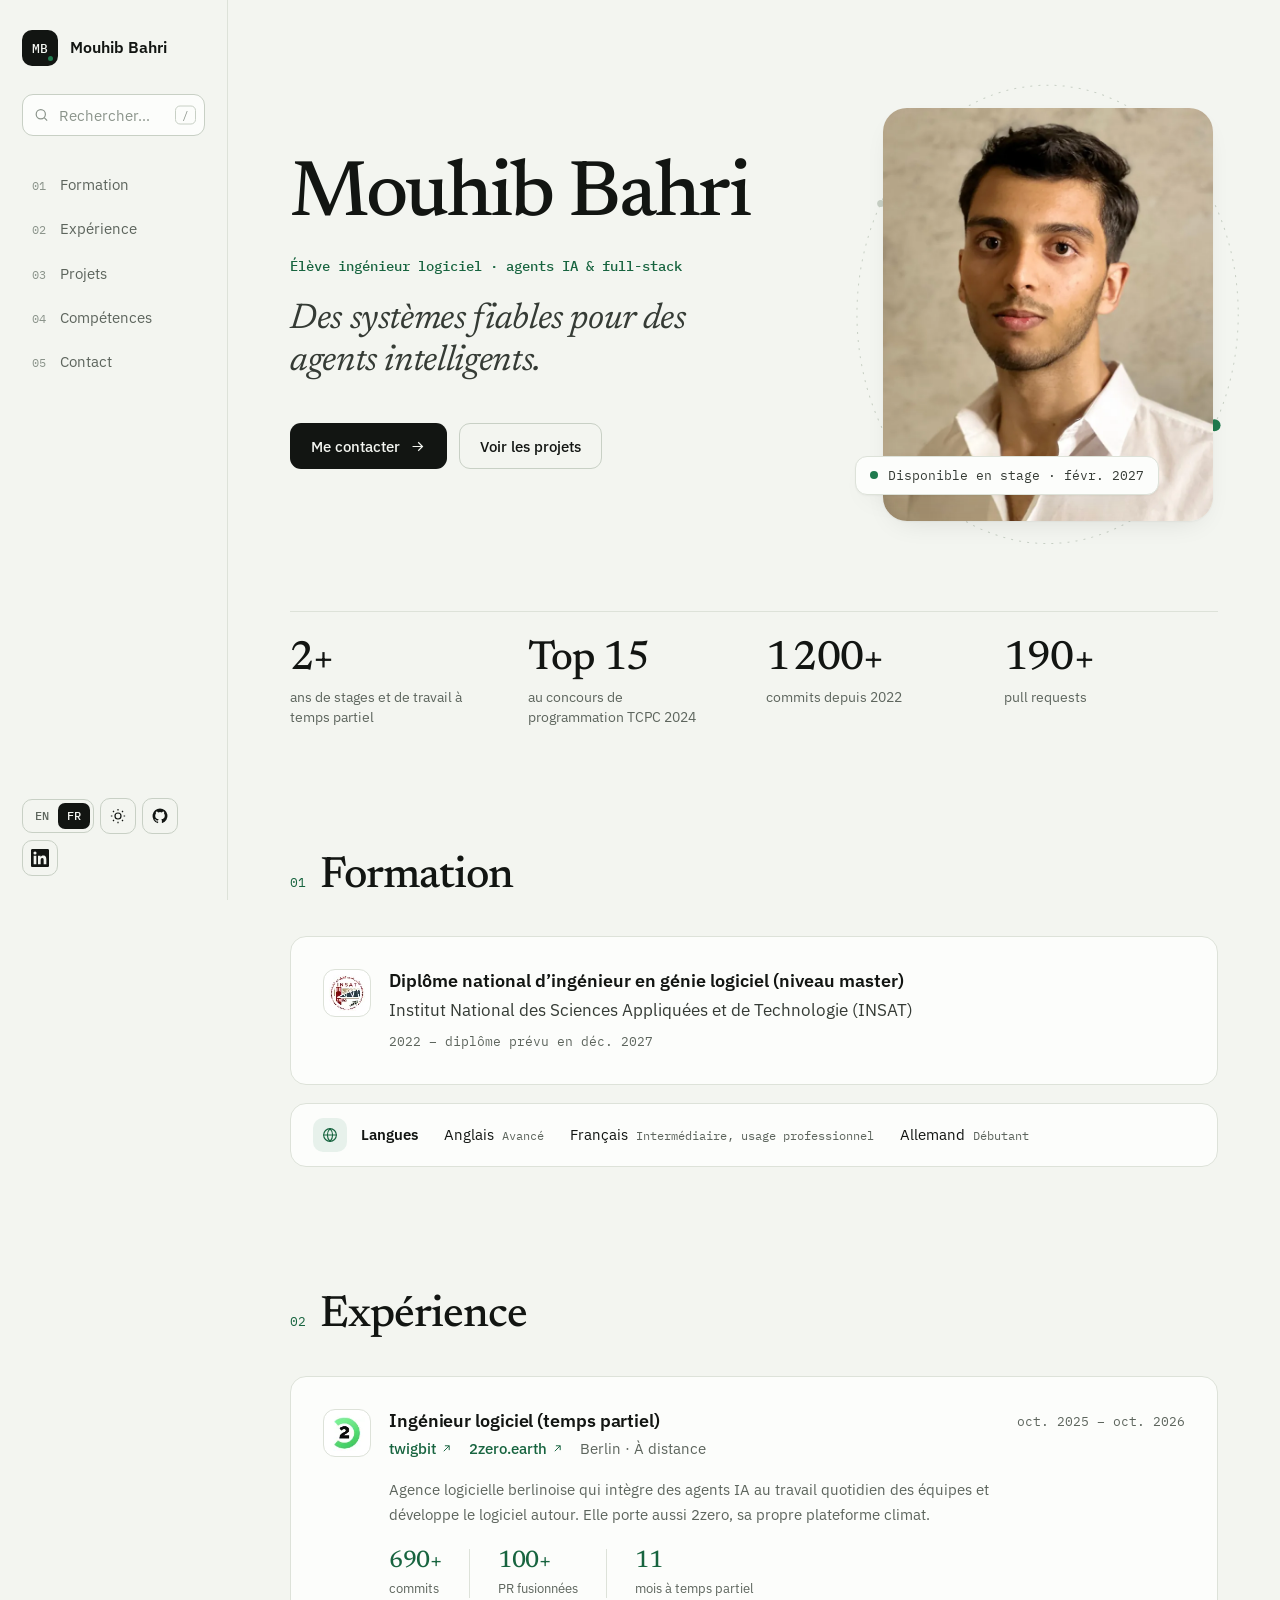
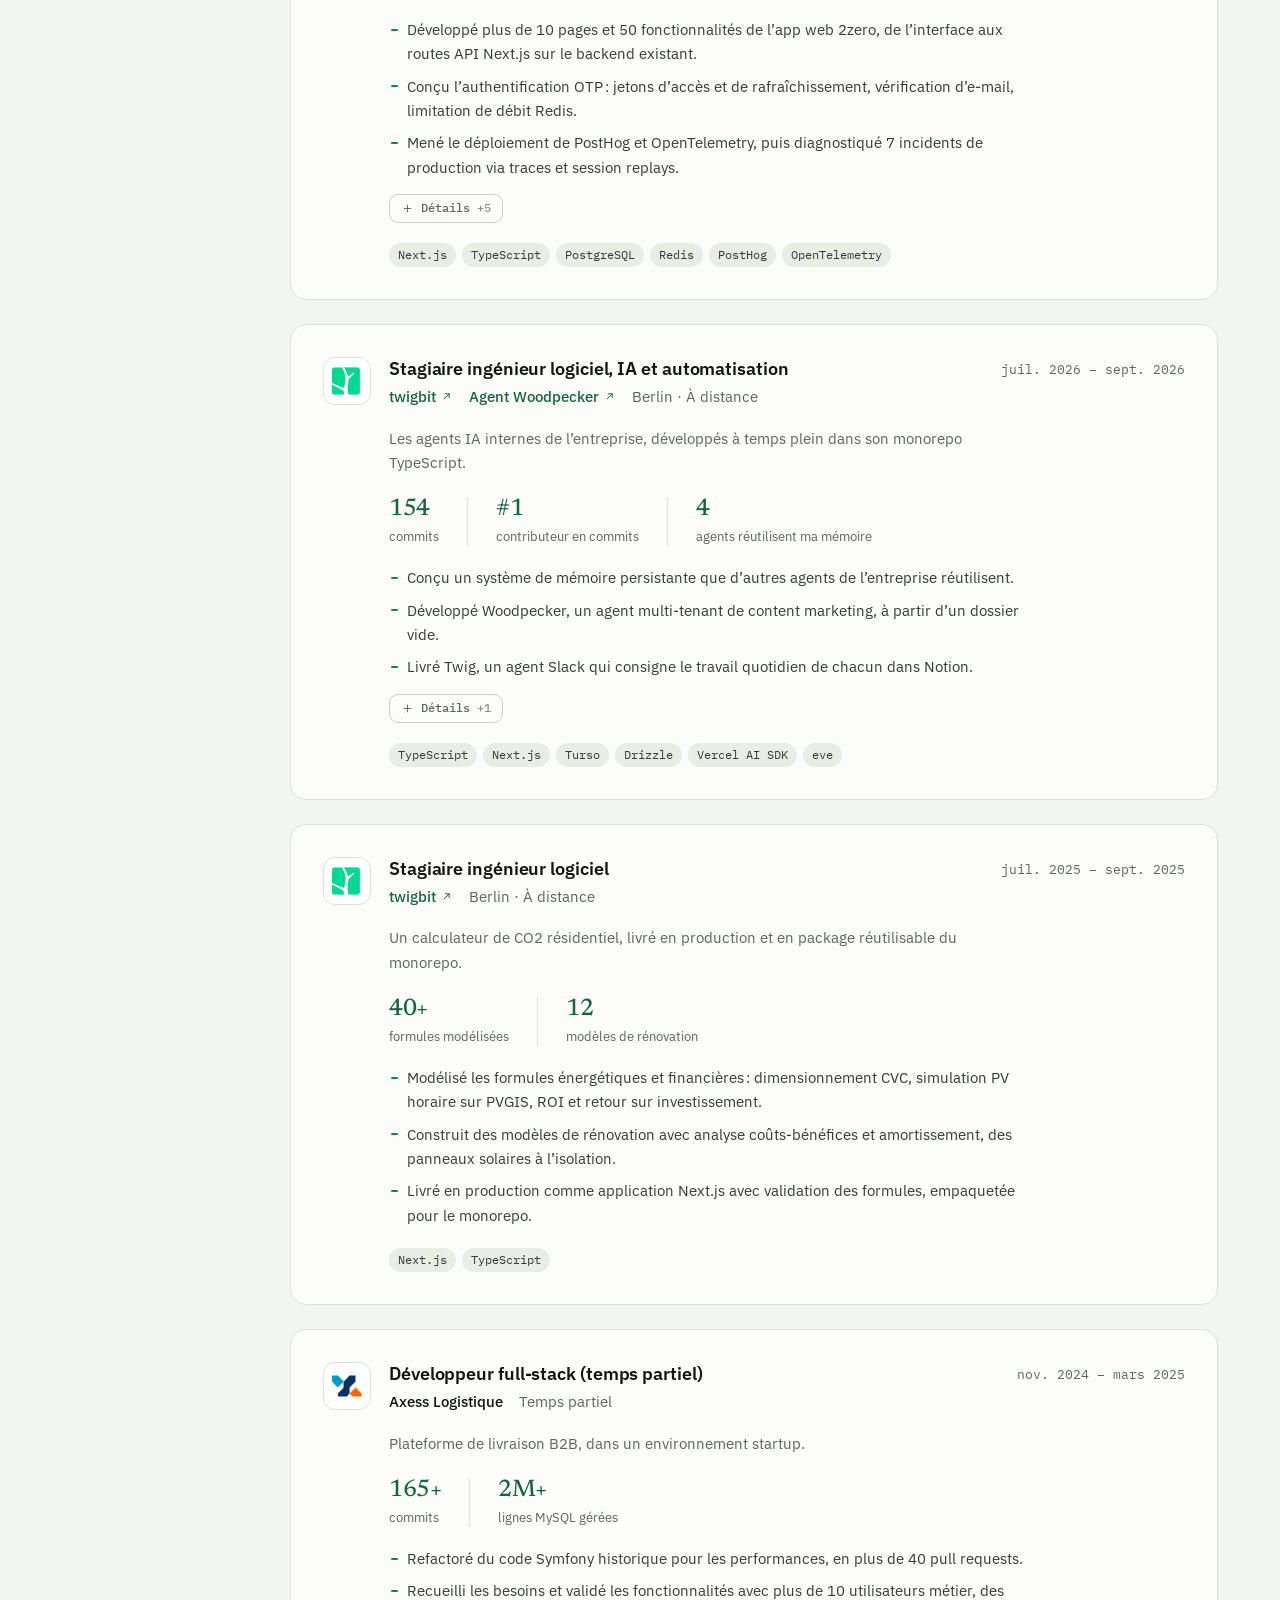
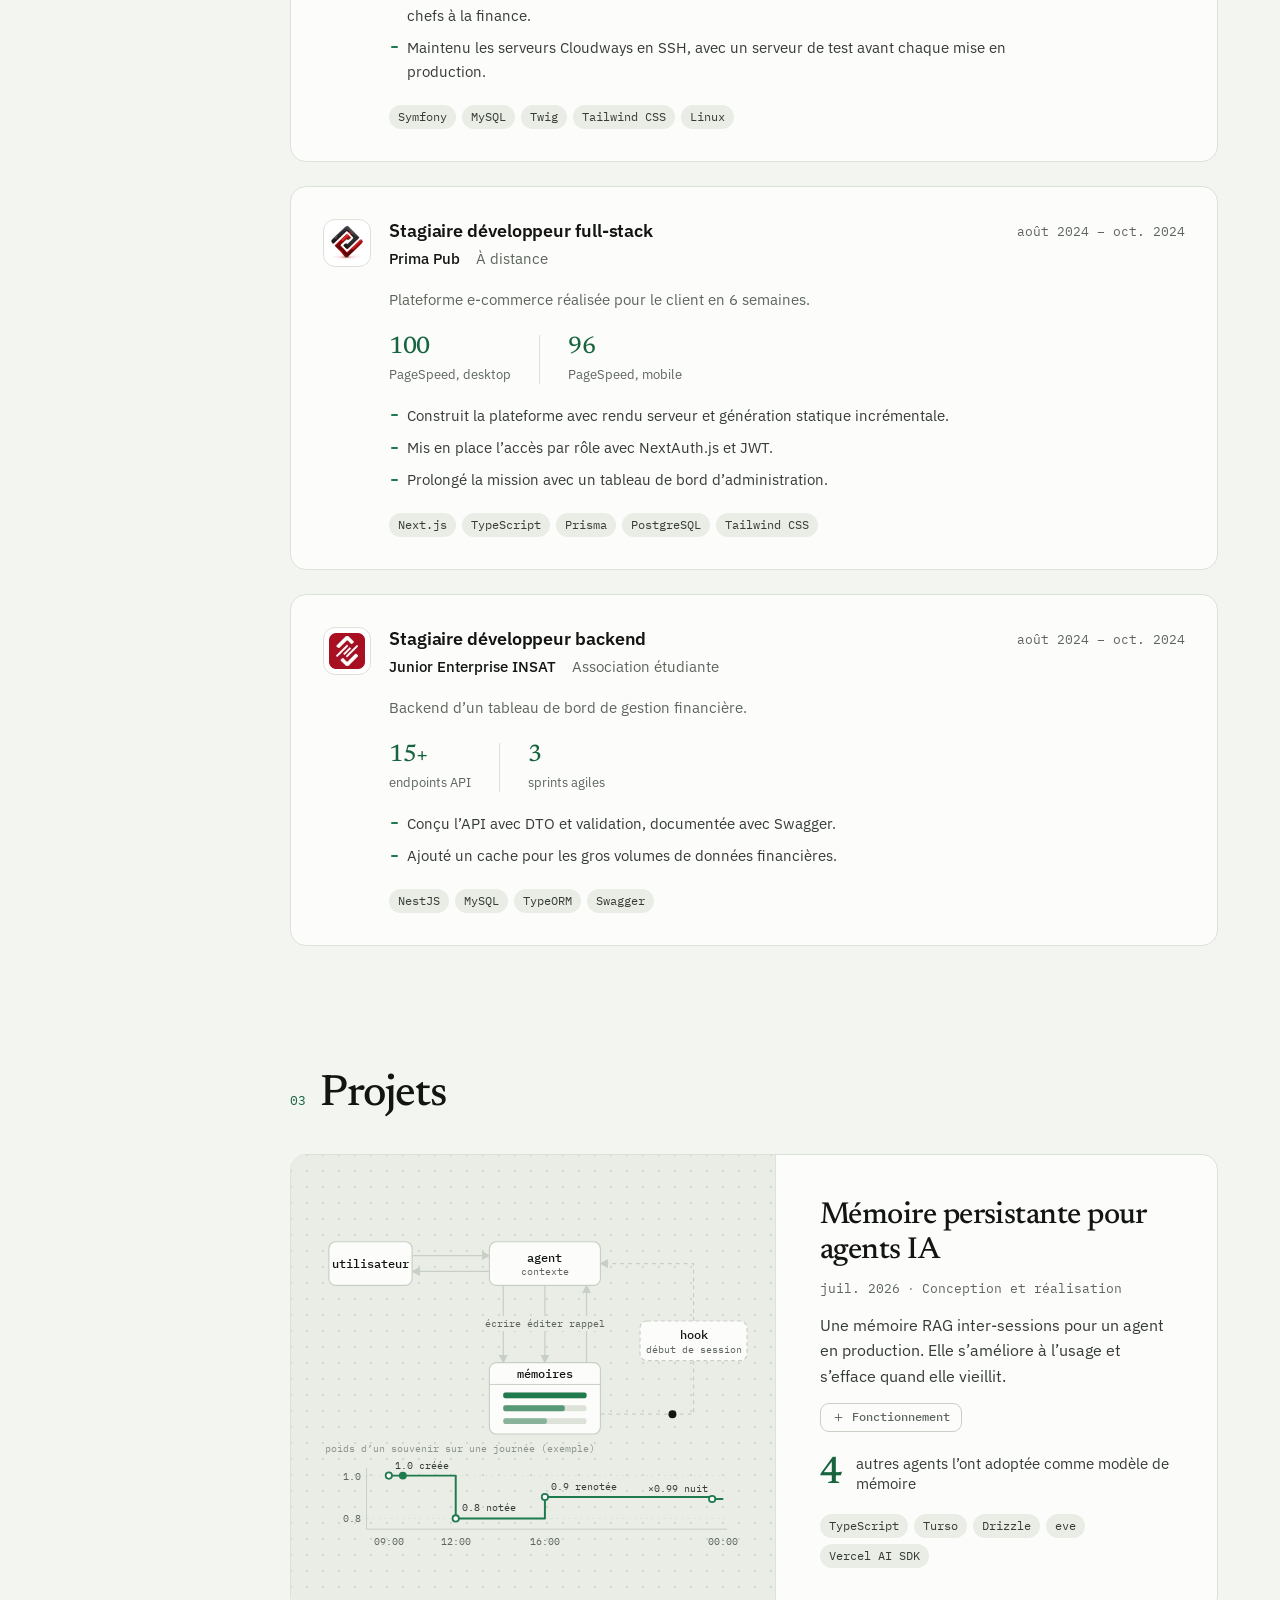
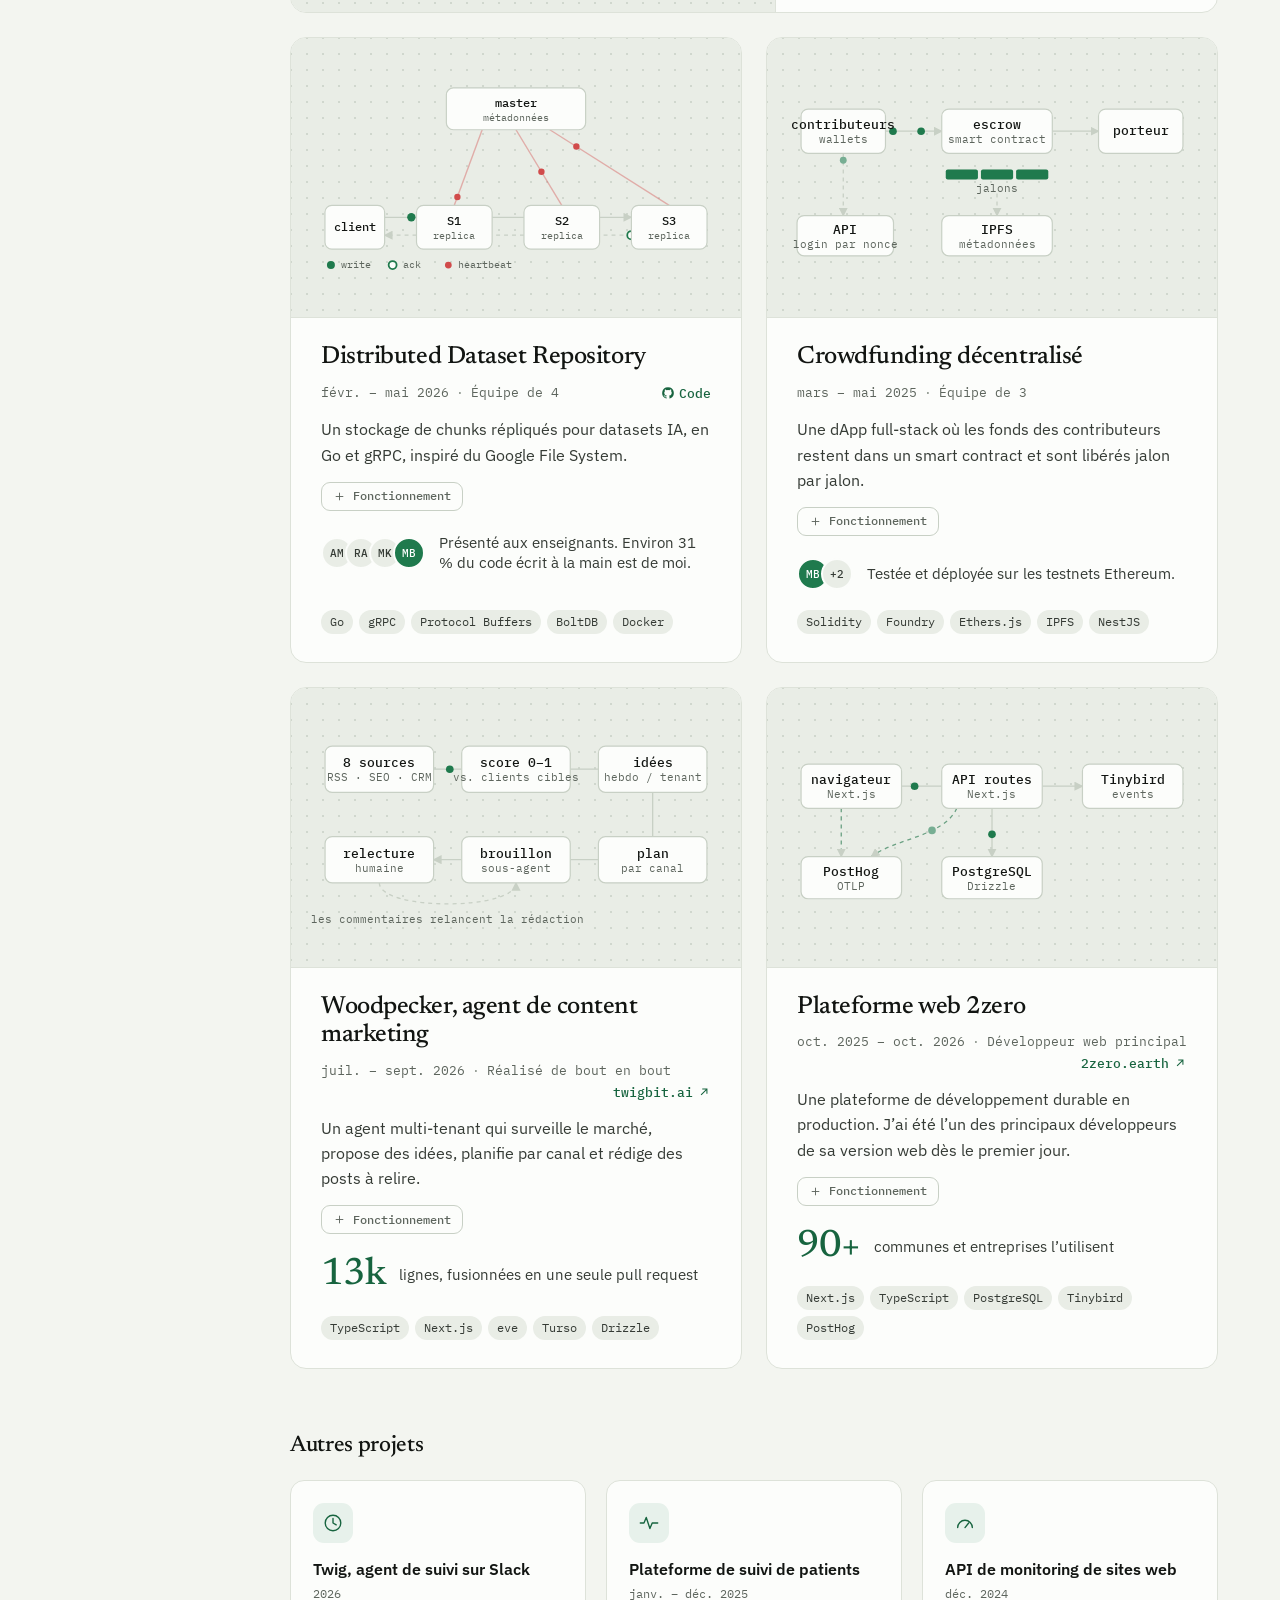
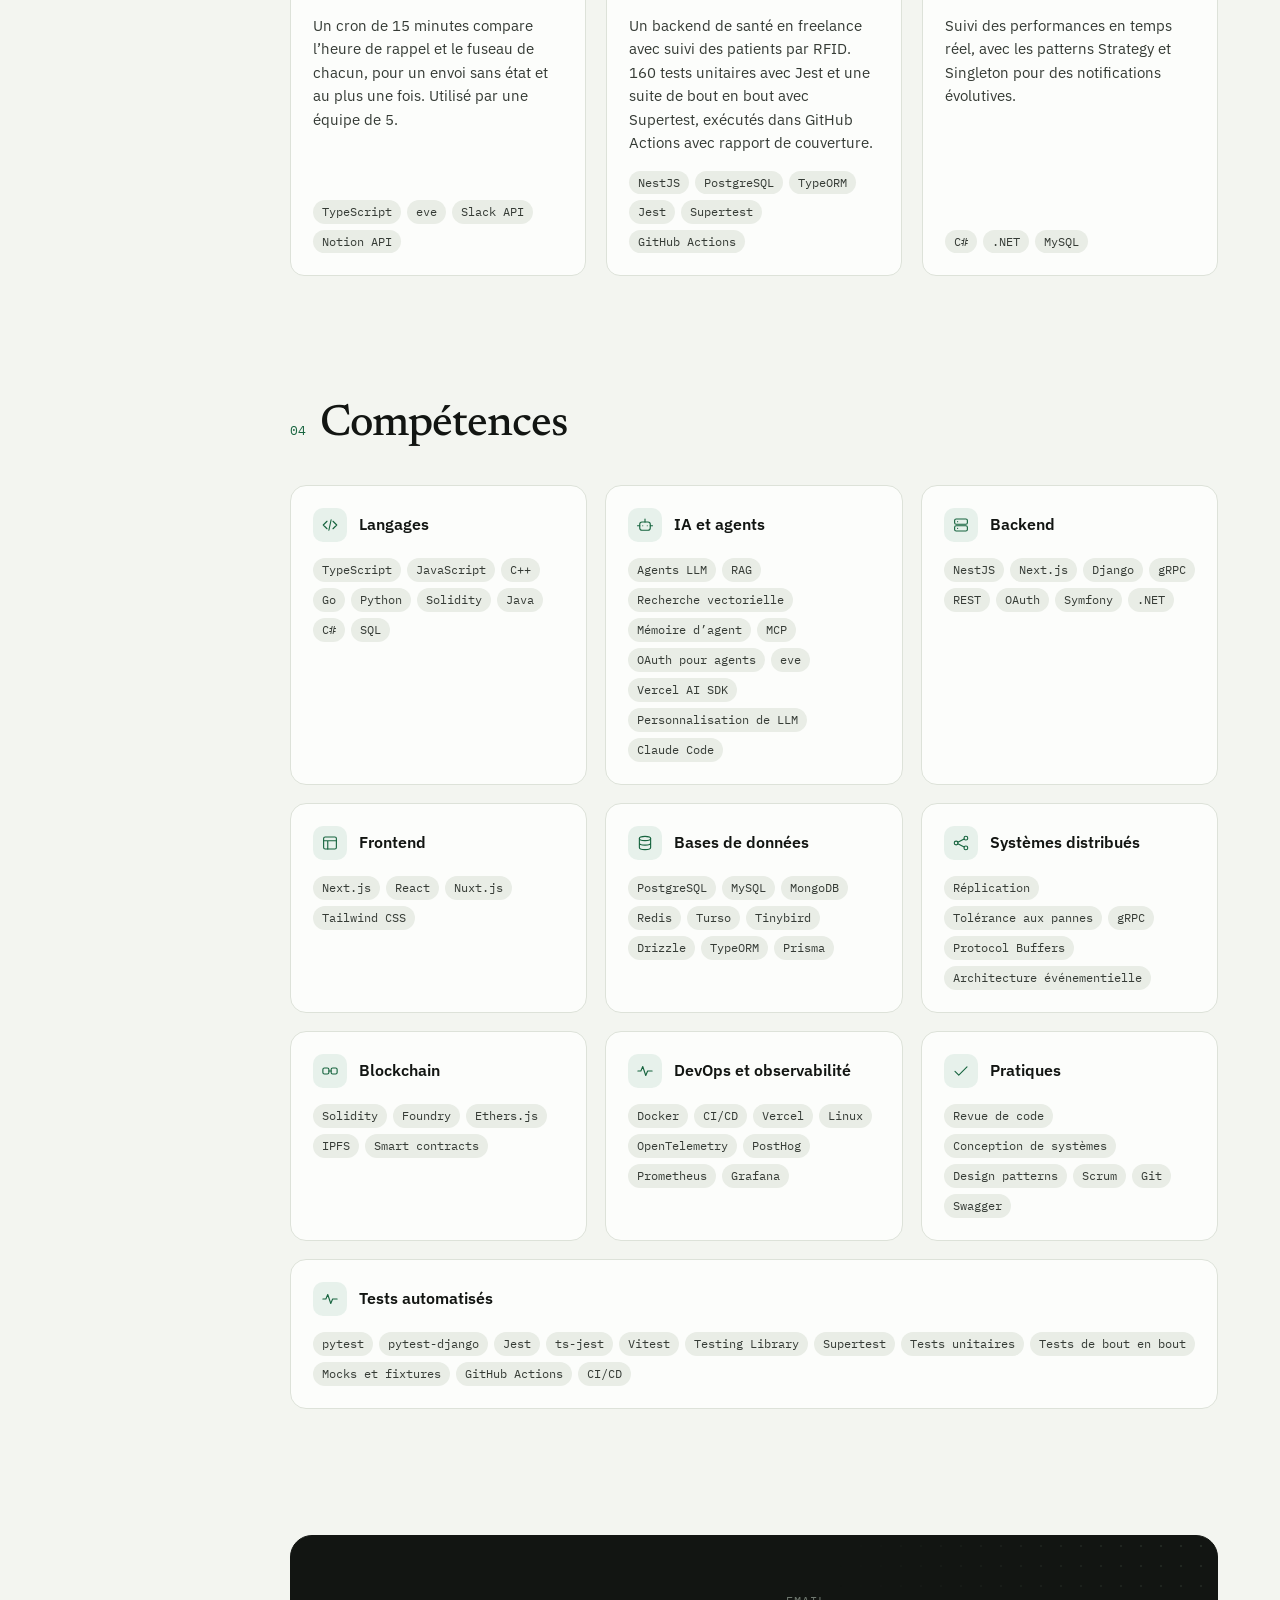
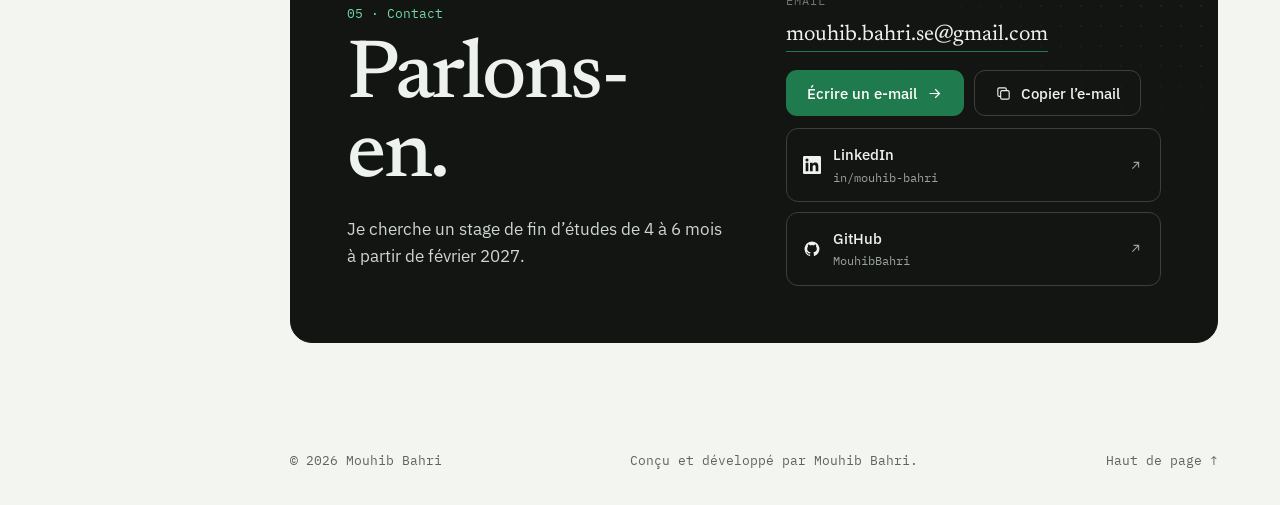
<file: fr/index.html>
<!doctype html>
<html lang="fr" data-theme="light">
<head>
<meta charset="utf-8">
<meta name="viewport" content="width=device-width, initial-scale=1">
<title>Mouhib Bahri | Ingénieur logiciel, agents IA et full-stack</title>
<meta name="description" content="Mouhib Bahri, élève ingénieur logiciel : des systèmes fiables pour des agents intelligents. Disponible pour un stage de fin d’études dès février 2027.">
<meta name="author" content="Mouhib Bahri">
<link rel="canonical" href="https://mouhibbahri.github.io/fr/">
<link rel="alternate" hreflang="en" href="https://mouhibbahri.github.io/">
<link rel="alternate" hreflang="fr" href="https://mouhibbahri.github.io/fr/">
<link rel="alternate" hreflang="x-default" href="https://mouhibbahri.github.io/">
<meta property="og:type" content="profile">
<meta property="og:title" content="Mouhib Bahri | Ingénieur logiciel, agents IA et full-stack">
<meta property="og:description" content="Mouhib Bahri, élève ingénieur logiciel : des systèmes fiables pour des agents intelligents. Disponible pour un stage de fin d’études dès février 2027.">
<meta property="og:url" content="https://mouhibbahri.github.io/fr/">
<meta property="og:image" content="https://mouhibbahri.github.io/assets/img/og.png">
<meta property="og:locale" content="fr_FR">
<meta name="twitter:card" content="summary_large_image">
<meta name="theme-color" content="#f3f5f0" media="(prefers-color-scheme: light)">
<meta name="theme-color" content="#0c0f0d" media="(prefers-color-scheme: dark)">
<link rel="icon" href="../assets/img/favicon.svg" type="image/svg+xml">
<link rel="preload" href="../assets/fonts/newsreader-latin-wght-normal.woff2" as="font" type="font/woff2" crossorigin>
<link rel="preload" href="../assets/fonts/ibm-plex-sans-latin-wght-normal.woff2" as="font" type="font/woff2" crossorigin>
<script>
(function(){var d=document.documentElement,s=null;d.classList.add("js");try{s=localStorage.getItem("theme")}catch(e){}
d.dataset.theme=s||(matchMedia("(prefers-color-scheme: dark)").matches?"dark":"light");
var p=new URLSearchParams(location.search).get("palette");if(p)d.dataset.palette=p;
})();
</script>
<link rel="stylesheet" href="../assets/css/site.css?v=e051f83c">
<script type="application/ld+json">{"@context":"https://schema.org","@type":"Person","name":"Mouhib Bahri","jobTitle":"Ingénieur logiciel","url":"https://mouhibbahri.github.io/fr/","image":"https://mouhibbahri.github.io/assets/img/mouhib.jpg","email":"mailto:mouhib.bahri.se@gmail.com","sameAs":["https://github.com/MouhibBahri","https://www.linkedin.com/in/mouhib-bahri"],"alumniOf":{"@type":"CollegeOrUniversity","name":"INSAT"}}</script>
</head>
<body>
<a class="skip" href="#main">Aller au contenu</a>
<div class="progress" aria-hidden="true"><span></span></div>
<header class="side">
<a class="brand" href="#top" aria-label="Mouhib Bahri"><span class="brand-mark">MB</span><span class="brand-name">Mouhib Bahri</span></a>
<form class="search" role="search" autocomplete="off" onsubmit="return false">
<label class="sr" for="q">Chercher une compétence dans l’expérience et les projets</label>
<span class="search-ic"><svg viewBox="0 0 24 24" aria-hidden="true" fill="none" stroke="currentColor" stroke-width="1.7"><circle cx="11" cy="11" r="6.5"/><path d="m20 20-4.2-4.2"/></svg></span>
<input id="q" type="search" placeholder="Rechercher…" role="combobox" aria-expanded="false" aria-controls="q-list" aria-autocomplete="list" spellcheck="false">
<kbd class="search-kbd" aria-hidden="true">/</kbd>
<ul class="suggest" id="q-list" role="listbox" hidden></ul>
</form>
<nav class="nav" id="nav" aria-label="Sections"><ol><li><a href="#education" data-nav="education"><span>01</span>Formation</a></li><li><a href="#experience" data-nav="experience"><span>02</span>Expérience</a></li><li><a href="#projects" data-nav="projects"><span>03</span>Projets</a></li><li><a href="#skills" data-nav="skills"><span>04</span>Compétences</a></li><li><a href="#contact" data-nav="contact"><span>05</span>Contact</a></li></ol>
<div class="nav-tools">
<div class="lang" role="group" aria-label="Langue">
<a href="../"  data-lang="en" hreflang="en" lang="en">EN</a>
<a href="./" aria-current="true" data-lang="fr" hreflang="fr" lang="fr">FR</a>
</div>
<button class="icon-btn theme" type="button" aria-label="Basculer entre thème clair et sombre"><svg viewBox="0 0 24 24" aria-hidden="true" fill="none" stroke="currentColor" stroke-width="1.6" class="i-sun"><circle cx="12" cy="12" r="4"/><path d="M12 2.5v2M12 19.5v2M2.5 12h2M19.5 12h2M5.3 5.3l1.4 1.4M17.3 17.3l1.4 1.4M5.3 18.7l1.4-1.4M17.3 6.7l1.4-1.4"/></svg><svg viewBox="0 0 24 24" aria-hidden="true" fill="none" stroke="currentColor" stroke-width="1.6" class="i-moon"><path d="M20 14.5A8 8 0 0 1 9.5 4a8 8 0 1 0 10.5 10.5z"/></svg></button>
<a class="icon-btn" href="https://github.com/MouhibBahri" target="_blank" rel="noopener" aria-label="GitHub"><svg viewBox="0 0 24 24" aria-hidden="true"><path fill="currentColor" d="M12 2a10 10 0 0 0-3.16 19.49c.5.09.68-.22.68-.48v-1.7c-2.78.6-3.37-1.34-3.37-1.34-.46-1.16-1.11-1.47-1.11-1.47-.91-.62.07-.6.07-.6 1 .07 1.53 1.03 1.53 1.03.9 1.52 2.34 1.08 2.91.83.09-.65.35-1.09.63-1.34-2.22-.25-4.55-1.11-4.55-4.94 0-1.09.39-1.98 1.03-2.68-.1-.25-.45-1.27.1-2.65 0 0 .84-.27 2.75 1.02a9.5 9.5 0 0 1 5 0c1.91-1.29 2.75-1.02 2.75-1.02.55 1.38.2 2.4.1 2.65.64.7 1.03 1.59 1.03 2.68 0 3.84-2.34 4.68-4.57 4.93.36.31.68.92.68 1.85v2.74c0 .27.18.58.69.48A10 10 0 0 0 12 2z"/></svg></a>
<a class="icon-btn" href="https://www.linkedin.com/in/mouhib-bahri" target="_blank" rel="noopener" aria-label="LinkedIn"><svg viewBox="0 0 24 24" aria-hidden="true"><path fill="currentColor" d="M20.45 20.45h-3.56v-5.57c0-1.33-.02-3.04-1.85-3.04-1.85 0-2.14 1.45-2.14 2.94v5.67H9.34V9h3.42v1.56h.05c.48-.9 1.64-1.85 3.37-1.85 3.6 0 4.27 2.37 4.27 5.46v6.28zM5.34 7.43a2.06 2.06 0 1 1 0-4.13 2.06 2.06 0 0 1 0 4.13zM7.12 20.45H3.56V9h3.56v11.45zM22.22 0H1.77C.79 0 0 .77 0 1.73v20.54C0 23.23.79 24 1.77 24h20.45c.98 0 1.78-.77 1.78-1.73V1.73C24 .77 23.2 0 22.22 0z"/></svg></a>
</div>
</nav>
<div class="tools">
<div class="lang" role="group" aria-label="Langue">
<a href="../"  data-lang="en" hreflang="en" lang="en">EN</a>
<a href="./" aria-current="true" data-lang="fr" hreflang="fr" lang="fr">FR</a>
</div>
<button class="icon-btn theme" type="button" aria-label="Basculer entre thème clair et sombre"><svg viewBox="0 0 24 24" aria-hidden="true" fill="none" stroke="currentColor" stroke-width="1.6" class="i-sun"><circle cx="12" cy="12" r="4"/><path d="M12 2.5v2M12 19.5v2M2.5 12h2M19.5 12h2M5.3 5.3l1.4 1.4M17.3 17.3l1.4 1.4M5.3 18.7l1.4-1.4M17.3 6.7l1.4-1.4"/></svg><svg viewBox="0 0 24 24" aria-hidden="true" fill="none" stroke="currentColor" stroke-width="1.6" class="i-moon"><path d="M20 14.5A8 8 0 0 1 9.5 4a8 8 0 1 0 10.5 10.5z"/></svg></button>
<a class="icon-btn social" href="https://github.com/MouhibBahri" target="_blank" rel="noopener" aria-label="GitHub"><svg viewBox="0 0 24 24" aria-hidden="true"><path fill="currentColor" d="M12 2a10 10 0 0 0-3.16 19.49c.5.09.68-.22.68-.48v-1.7c-2.78.6-3.37-1.34-3.37-1.34-.46-1.16-1.11-1.47-1.11-1.47-.91-.62.07-.6.07-.6 1 .07 1.53 1.03 1.53 1.03.9 1.52 2.34 1.08 2.91.83.09-.65.35-1.09.63-1.34-2.22-.25-4.55-1.11-4.55-4.94 0-1.09.39-1.98 1.03-2.68-.1-.25-.45-1.27.1-2.65 0 0 .84-.27 2.75 1.02a9.5 9.5 0 0 1 5 0c1.91-1.29 2.75-1.02 2.75-1.02.55 1.38.2 2.4.1 2.65.64.7 1.03 1.59 1.03 2.68 0 3.84-2.34 4.68-4.57 4.93.36.31.68.92.68 1.85v2.74c0 .27.18.58.69.48A10 10 0 0 0 12 2z"/></svg></a>
<a class="icon-btn social" href="https://www.linkedin.com/in/mouhib-bahri" target="_blank" rel="noopener" aria-label="LinkedIn"><svg viewBox="0 0 24 24" aria-hidden="true"><path fill="currentColor" d="M20.45 20.45h-3.56v-5.57c0-1.33-.02-3.04-1.85-3.04-1.85 0-2.14 1.45-2.14 2.94v5.67H9.34V9h3.42v1.56h.05c.48-.9 1.64-1.85 3.37-1.85 3.6 0 4.27 2.37 4.27 5.46v6.28zM5.34 7.43a2.06 2.06 0 1 1 0-4.13 2.06 2.06 0 0 1 0 4.13zM7.12 20.45H3.56V9h3.56v11.45zM22.22 0H1.77C.79 0 0 .77 0 1.73v20.54C0 23.23.79 24 1.77 24h20.45c.98 0 1.78-.77 1.78-1.73V1.73C24 .77 23.2 0 22.22 0z"/></svg></a>
<button class="icon-btn search-btn" type="button" aria-label="Chercher une compétence" aria-expanded="false"><svg viewBox="0 0 24 24" aria-hidden="true" fill="none" stroke="currentColor" stroke-width="1.7"><circle cx="11" cy="11" r="6.5"/><path d="m20 20-4.2-4.2"/></svg></button>
<button class="icon-btn menu-btn" type="button" aria-label="Menu" aria-expanded="false" aria-controls="nav"><svg viewBox="0 0 24 24" aria-hidden="true" fill="none" stroke="currentColor" stroke-width="1.7"><path d="M4 8h16M4 16h16"/></svg></button>
</div>
</header>
<div class="finder" role="region" aria-label="Chercher une compétence dans l’expérience et les projets" hidden>
<span class="finder-term"></span>
<span class="finder-pos mono" aria-live="polite"></span>
<button class="icon-btn finder-prev" type="button" aria-label="Résultat précédent"><svg viewBox="0 0 24 24" aria-hidden="true" fill="none" stroke="currentColor" stroke-width="1.8"><path d="m6 15 6-6 6 6"/></svg></button>
<button class="icon-btn finder-next" type="button" aria-label="Résultat suivant"><svg viewBox="0 0 24 24" aria-hidden="true" fill="none" stroke="currentColor" stroke-width="1.8"><path d="m6 9 6 6 6-6"/></svg></button>
<button class="icon-btn finder-clear" type="button" aria-label="Effacer la recherche"><svg viewBox="0 0 24 24" aria-hidden="true" fill="none" stroke="currentColor" stroke-width="1.7"><path d="M6 6l12 12M18 6 6 18"/></svg></button>
</div>
<script type="application/json" id="skill-index">[{"name":"TypeScript","n":8},{"name":"Next.js","n":6},{"name":"eve","n":4},{"name":"PostgreSQL","n":4},{"name":"Drizzle","n":3},{"name":"MySQL","n":3},{"name":"NestJS","n":3},{"name":"Turso","n":3},{"name":"Vercel AI SDK","n":3},{"name":"Notion API","n":2},{"name":"OpenTelemetry","n":2},{"name":"PostHog","n":2},{"name":"Slack API","n":2},{"name":"Tailwind CSS","n":2},{"name":"TypeORM","n":2},{"name":".NET","n":1},{"name":"Bash","n":1},{"name":"BoltDB","n":1},{"name":"C#","n":1},{"name":"Django","n":1},{"name":"Docker","n":1},{"name":"E2E testing","n":1},{"name":"Ethers.js","n":1},{"name":"Foundry","n":1},{"name":"GitHub Actions","n":1},{"name":"Go","n":1},{"name":"gRPC","n":1},{"name":"IPFS","n":1},{"name":"Jest","n":1},{"name":"Linux","n":1},{"name":"MCP","n":1},{"name":"MongoDB","n":1},{"name":"Prisma","n":1},{"name":"Protocol Buffers","n":1},{"name":"pytest","n":1},{"name":"Python","n":1},{"name":"RAG","n":1},{"name":"React","n":1},{"name":"Redis","n":1},{"name":"Solidity","n":1},{"name":"Supertest","n":1},{"name":"Swagger","n":1},{"name":"Symfony","n":1},{"name":"Testing Library","n":1},{"name":"Tinybird","n":1},{"name":"Twig","n":1},{"name":"Vitest","n":1},{"name":"Agents LLM","n":0},{"name":"Architecture événementielle","n":0},{"name":"C++","n":0},{"name":"CI/CD","n":0},{"name":"Claude Code","n":0},{"name":"Conception de systèmes","n":0},{"name":"Design patterns","n":0},{"name":"Git","n":0},{"name":"Grafana","n":0},{"name":"Java","n":0},{"name":"JavaScript","n":0},{"name":"Mémoire d’agent","n":0},{"name":"Mocks et fixtures","n":0},{"name":"Nuxt.js","n":0},{"name":"OAuth","n":0},{"name":"OAuth pour agents","n":0},{"name":"Personnalisation de LLM","n":0},{"name":"Prometheus","n":0},{"name":"pytest-django","n":0},{"name":"Recherche vectorielle","n":0},{"name":"Réplication","n":0},{"name":"REST","n":0},{"name":"Revue de code","n":0},{"name":"Scrum","n":0},{"name":"Smart contracts","n":0},{"name":"SQL","n":0},{"name":"Tests de bout en bout","n":0},{"name":"Tests unitaires","n":0},{"name":"Tolérance aux pannes","n":0},{"name":"ts-jest","n":0},{"name":"Vercel","n":0}]</script>
<script type="application/json" id="i18n">{"none":"Aucun résultat","inSkills":"Dans les compétences","matches":"résultats","match":"résultat"}</script>
<main id="main">
<section class="hero" id="top" aria-labelledby="hero-name">
<div class="hero-grid">
<div class="hero-copy">
<h1 id="hero-name">Mouhib Bahri</h1>
<p class="hero-role">Élève ingénieur logiciel · agents IA &amp; full-stack</p>
<p class="slogan">Des systèmes fiables pour des agents intelligents.</p>
<div class="hero-actions">
<a class="btn btn-primary" href="#contact">Me contacter<svg viewBox="0 0 24 24" aria-hidden="true" fill="none" stroke="currentColor" stroke-width="1.7"><path d="M5 12h14M13 6l6 6-6 6"/></svg></a>
<a class="btn btn-ghost" href="#projects">Voir les projets</a>
</div>
</div>
<div class="portrait">
<svg class="orbit" viewBox="0 0 400 480" aria-hidden="true">
<ellipse cx="200" cy="240" rx="188" ry="226" class="orbit-ring"/>
<ellipse cx="200" cy="240" rx="160" ry="196" class="orbit-ring orbit-ring-2"/>
<circle r="6" class="orbit-dot orbit-dot-a"><animateMotion dur="16s" repeatCount="indefinite" path="M388 240a188 226 0 1 1-376 0a188 226 0 1 1 376 0"/></circle>
<circle r="4" class="orbit-dot"><animateMotion dur="22s" begin="-9s" repeatCount="indefinite" path="M40 240a160 196 0 1 0 320 0a160 196 0 1 0-320 0"/></circle>
<circle r="3.5" class="orbit-dot"><animateMotion dur="16s" begin="-8s" repeatCount="indefinite" path="M388 240a188 226 0 1 1-376 0a188 226 0 1 1 376 0"/></circle>
</svg>
<picture>
<source srcset="../assets/img/mouhib.webp" type="image/webp">
<img src="../assets/img/mouhib.jpg" width="720" height="900" alt="Portrait de Mouhib Bahri" fetchpriority="high">
</picture>
<p class="status"><span class="pulse" aria-hidden="true"></span>Disponible en stage · févr. 2027</p>
</div>
</div>
<dl class="stats"><div class="stat"><dt>ans de stages et de travail à temps partiel</dt><dd><span class="count" data-n="2" data-pre="" data-suf="+">2+</span></dd></div><div class="stat"><dt>au concours de programmation TCPC 2024</dt><dd><span class="count" data-n="15" data-pre="Top " data-suf="">Top 15</span></dd></div><div class="stat"><dt>commits depuis 2022</dt><dd><span class="count" data-n="1200" data-pre="" data-suf="+">1 200+</span></dd></div><div class="stat"><dt>pull requests</dt><dd><span class="count" data-n="190" data-pre="" data-suf="+">190+</span></dd></div></dl>
</section>
<section class="section" id="education" aria-labelledby="education-title">
<header class="sec-head"><span class="sec-n">01</span><h2 id="education-title">Formation</h2></header>
<article class="panel edu reveal">
<span class="logo has-img" aria-hidden="true"><img src="../assets/img/logos/insat.webp" alt="" width="48" height="48"></span>
<div>
<h3>Diplôme national d’ingénieur en génie logiciel (niveau master)</h3>
<p class="edu-school">Institut National des Sciences Appliquées et de Technologie (INSAT)</p>
<p class="mono muted">2022 – diplôme prévu en déc. 2027</p>
</div>
</article>
<p class="spoken reveal"><span class="skill-ic"><svg viewBox="0 0 24 24" aria-hidden="true" fill="none" stroke="currentColor" stroke-width="1.5" stroke-linecap="round" stroke-linejoin="round"><circle cx="12" cy="12" r="8.5"/><path d="M3.5 12h17M12 3.5c2.5 2.5 3.5 5.5 3.5 8.5s-1 6-3.5 8.5c-2.5-2.5-3.5-5.5-3.5-8.5s1-6 3.5-8.5z"/></svg></span><span class="spoken-k">Langues</span><span>Anglais <span class="muted mono">Avancé</span></span><span>Français <span class="muted mono">Intermédiaire, usage professionnel</span></span><span>Allemand <span class="muted mono">Débutant</span></span></p>
</section>
<section class="section" id="experience" aria-labelledby="experience-title">
<header class="sec-head"><span class="sec-n">02</span><h2 id="experience-title">Expérience</h2></header>
<div class="xps">
<article class="panel xp reveal" data-skills="next.js|typescript|postgresql|redis|posthog|opentelemetry|python|django|mcp|pytest|vitest|testing library" data-label="Ingénieur logiciel (temps partiel) · twigbit">
<header class="xp-head">
<span class="logo has-img" aria-hidden="true"><img src="../assets/img/logos/2zero.webp" alt="" width="48" height="48" loading="lazy"></span>
<div class="xp-id">
<h3>Ingénieur logiciel (temps partiel)</h3>
<p class="xp-co"><a class="ext" href="https://www.twigbit.ai/en" target="_blank" rel="noopener">twigbit<svg viewBox="0 0 24 24" aria-hidden="true" fill="none" stroke="currentColor" stroke-width="1.8" class="i-ext"><path d="M7 17 17 7M9 7h8v8"/></svg></a><a class="ext" href="https://2zero.earth" target="_blank" rel="noopener">2zero.earth<svg viewBox="0 0 24 24" aria-hidden="true" fill="none" stroke="currentColor" stroke-width="1.8" class="i-ext"><path d="M7 17 17 7M9 7h8v8"/></svg></a><span class="muted">Berlin · À distance</span></p>
</div>
<p class="xp-dates mono">oct. 2025 – oct. 2026</p>
</header>
<p class="xp-about">Agence logicielle berlinoise qui intègre des agents IA au travail quotidien des équipes et développe le logiciel autour. Elle porte aussi 2zero, sa propre plateforme climat.</p>
<dl class="kpis"><div><dd><span class="count" data-n="690" data-pre="" data-suf="+">690+</span></dd><dt>commits</dt></div><div><dd><span class="count" data-n="100" data-pre="" data-suf="+">100+</span></dd><dt>PR fusionnées</dt></div><div><dd><span class="count" data-n="11" data-pre="" data-suf="">11</span></dd><dt>mois à temps partiel</dt></div></dl>
<ul class="points"><li>Développé plus de 10 pages et 50 fonctionnalités de l’app web 2zero, de l’interface aux routes API Next.js sur le backend existant.</li><li>Conçu l’authentification OTP : jetons d’accès et de rafraîchissement, vérification d’e-mail, limitation de débit Redis.</li><li>Mené le déploiement de PostHog et OpenTelemetry, puis diagnostiqué 7 incidents de production via traces et session replays.</li></ul>
<ul class="points points-more" id="hl-1"><li>Développé des agents LLM permettant au marketing d’un grand client de créer des composants depuis un prompt, via un CMS headless en MCP.</li><li>Sécurisé le serveur MCP de l’équipe avec OAuth : les agents externes obtiennent leurs jetons auprès du CMS.</li><li>Écrit 8 modules de tests pytest et pytest-django, exécutés en CI, couvrant le serveur MCP, son flux de jetons OAuth, les outils d’édition de pages et la recherche.</li><li>Écrit et maintenu plus de 25 fichiers de tests de composants frontend avec Vitest et Testing Library, exécutés en CI.</li><li>Relu plus de 20 pull requests au sein d’une équipe Scrum.</li></ul>
<button class="toggle" type="button" aria-expanded="false" aria-controls="hl-1" hidden><svg viewBox="0 0 24 24" aria-hidden="true" fill="none" stroke="currentColor" stroke-width="1.7" class="i-plus"><path d="M12 5v14M5 12h14"/></svg><span>Détails</span><span class="n">+5</span></button>
<ul class="tags"><li data-skill="next.js">Next.js</li><li data-skill="typescript">TypeScript</li><li data-skill="postgresql">PostgreSQL</li><li data-skill="redis">Redis</li><li data-skill="posthog">PostHog</li><li data-skill="opentelemetry">OpenTelemetry</li></ul>
</article>
<article class="panel xp reveal" data-skills="typescript|next.js|turso|drizzle|vercel ai sdk|eve|slack api|notion api" data-label="Stagiaire ingénieur logiciel, IA et automatisation · twigbit">
<header class="xp-head">
<span class="logo has-img" aria-hidden="true"><img src="../assets/img/logos/twigbit.webp" alt="" width="48" height="48" loading="lazy"></span>
<div class="xp-id">
<h3>Stagiaire ingénieur logiciel, IA et automatisation</h3>
<p class="xp-co"><a class="ext" href="https://www.twigbit.ai/en" target="_blank" rel="noopener">twigbit<svg viewBox="0 0 24 24" aria-hidden="true" fill="none" stroke="currentColor" stroke-width="1.8" class="i-ext"><path d="M7 17 17 7M9 7h8v8"/></svg></a><a class="ext" href="https://www.twigbit.ai/en/agents/marketing" target="_blank" rel="noopener">Agent Woodpecker<svg viewBox="0 0 24 24" aria-hidden="true" fill="none" stroke="currentColor" stroke-width="1.8" class="i-ext"><path d="M7 17 17 7M9 7h8v8"/></svg></a><span class="muted">Berlin · À distance</span></p>
</div>
<p class="xp-dates mono">juil. 2026 – sept. 2026</p>
</header>
<p class="xp-about">Les agents IA internes de l’entreprise, développés à temps plein dans son monorepo TypeScript.</p>
<dl class="kpis"><div><dd><span class="count" data-n="154" data-pre="" data-suf="">154</span></dd><dt>commits</dt></div><div><dd><span class="count" data-n="1" data-pre="#" data-suf="">#1</span></dd><dt>contributeur en commits</dt></div><div><dd><span class="count" data-n="4" data-pre="" data-suf="">4</span></dd><dt>agents réutilisent ma mémoire</dt></div></dl>
<ul class="points"><li>Conçu un système de mémoire persistante que d’autres agents de l’entreprise réutilisent.</li><li>Développé Woodpecker, un agent multi-tenant de content marketing, à partir d’un dossier vide.</li><li>Livré Twig, un agent Slack qui consigne le travail quotidien de chacun dans Notion.</li></ul>
<ul class="points points-more" id="hl-2"><li>Développé des packages partagés : connexion OTP par e-mail avec Argon2id, e-mails transactionnels, type de colonne vectorielle.</li></ul>
<button class="toggle" type="button" aria-expanded="false" aria-controls="hl-2" hidden><svg viewBox="0 0 24 24" aria-hidden="true" fill="none" stroke="currentColor" stroke-width="1.7" class="i-plus"><path d="M12 5v14M5 12h14"/></svg><span>Détails</span><span class="n">+1</span></button>
<ul class="tags"><li data-skill="typescript">TypeScript</li><li data-skill="next.js">Next.js</li><li data-skill="turso">Turso</li><li data-skill="drizzle">Drizzle</li><li data-skill="vercel ai sdk">Vercel AI SDK</li><li data-skill="eve">eve</li></ul>
</article>
<article class="panel xp reveal" data-skills="next.js|typescript" data-label="Stagiaire ingénieur logiciel · twigbit">
<header class="xp-head">
<span class="logo has-img" aria-hidden="true"><img src="../assets/img/logos/twigbit.webp" alt="" width="48" height="48" loading="lazy"></span>
<div class="xp-id">
<h3>Stagiaire ingénieur logiciel</h3>
<p class="xp-co"><a class="ext" href="https://www.twigbit.ai/en" target="_blank" rel="noopener">twigbit<svg viewBox="0 0 24 24" aria-hidden="true" fill="none" stroke="currentColor" stroke-width="1.8" class="i-ext"><path d="M7 17 17 7M9 7h8v8"/></svg></a><span class="muted">Berlin · À distance</span></p>
</div>
<p class="xp-dates mono">juil. 2025 – sept. 2025</p>
</header>
<p class="xp-about">Un calculateur de CO2 résidentiel, livré en production et en package réutilisable du monorepo.</p>
<dl class="kpis"><div><dd><span class="count" data-n="40" data-pre="" data-suf="+">40+</span></dd><dt>formules modélisées</dt></div><div><dd><span class="count" data-n="12" data-pre="" data-suf="">12</span></dd><dt>modèles de rénovation</dt></div></dl>
<ul class="points"><li>Modélisé les formules énergétiques et financières : dimensionnement CVC, simulation PV horaire sur PVGIS, ROI et retour sur investissement.</li><li>Construit des modèles de rénovation avec analyse coûts-bénéfices et amortissement, des panneaux solaires à l’isolation.</li><li>Livré en production comme application Next.js avec validation des formules, empaquetée pour le monorepo.</li></ul>
<ul class="tags"><li data-skill="next.js">Next.js</li><li data-skill="typescript">TypeScript</li></ul>
</article>
<article class="panel xp reveal" data-skills="symfony|mysql|twig|tailwind css|linux" data-label="Développeur full-stack (temps partiel) · Axess Logistique">
<header class="xp-head">
<span class="logo has-img" aria-hidden="true"><img src="../assets/img/logos/axess.webp" alt="" width="48" height="48" loading="lazy"></span>
<div class="xp-id">
<h3>Développeur full-stack (temps partiel)</h3>
<p class="xp-co"><span class="co">Axess Logistique</span><span class="muted">Temps partiel</span></p>
</div>
<p class="xp-dates mono">nov. 2024 – mars 2025</p>
</header>
<p class="xp-about">Plateforme de livraison B2B, dans un environnement startup.</p>
<dl class="kpis"><div><dd><span class="count" data-n="165" data-pre="" data-suf="+">165+</span></dd><dt>commits</dt></div><div><dd><span class="count" data-n="2" data-pre="" data-suf="M+">2M+</span></dd><dt>lignes MySQL gérées</dt></div></dl>
<ul class="points"><li>Refactoré du code Symfony historique pour les performances, en plus de 40 pull requests.</li><li>Recueilli les besoins et validé les fonctionnalités avec plus de 10 utilisateurs métier, des chefs à la finance.</li><li>Maintenu les serveurs Cloudways en SSH, avec un serveur de test avant chaque mise en production.</li></ul>
<ul class="tags"><li data-skill="symfony">Symfony</li><li data-skill="mysql">MySQL</li><li data-skill="twig">Twig</li><li data-skill="tailwind css">Tailwind CSS</li><li data-skill="linux">Linux</li></ul>
</article>
<article class="panel xp reveal" data-skills="next.js|typescript|prisma|postgresql|tailwind css" data-label="Stagiaire développeur full-stack · Prima Pub">
<header class="xp-head">
<span class="logo has-img" aria-hidden="true"><img src="../assets/img/logos/prima.webp" alt="" width="48" height="48" loading="lazy"></span>
<div class="xp-id">
<h3>Stagiaire développeur full-stack</h3>
<p class="xp-co"><span class="co">Prima Pub</span><span class="muted">À distance</span></p>
</div>
<p class="xp-dates mono">août 2024 – oct. 2024</p>
</header>
<p class="xp-about">Plateforme e-commerce réalisée pour le client en 6 semaines.</p>
<dl class="kpis"><div><dd><span class="count" data-n="100" data-pre="" data-suf="">100</span></dd><dt>PageSpeed, desktop</dt></div><div><dd><span class="count" data-n="96" data-pre="" data-suf="">96</span></dd><dt>PageSpeed, mobile</dt></div></dl>
<ul class="points"><li>Construit la plateforme avec rendu serveur et génération statique incrémentale.</li><li>Mis en place l’accès par rôle avec NextAuth.js et JWT.</li><li>Prolongé la mission avec un tableau de bord d’administration.</li></ul>
<ul class="tags"><li data-skill="next.js">Next.js</li><li data-skill="typescript">TypeScript</li><li data-skill="prisma">Prisma</li><li data-skill="postgresql">PostgreSQL</li><li data-skill="tailwind css">Tailwind CSS</li></ul>
</article>
<article class="panel xp reveal" data-skills="nestjs|mysql|typeorm|swagger" data-label="Stagiaire développeur backend · Junior Enterprise INSAT">
<header class="xp-head">
<span class="logo has-img" aria-hidden="true"><img src="../assets/img/logos/jeinsat.webp" alt="" width="48" height="48" loading="lazy"></span>
<div class="xp-id">
<h3>Stagiaire développeur backend</h3>
<p class="xp-co"><span class="co">Junior Enterprise INSAT</span><span class="muted">Association étudiante</span></p>
</div>
<p class="xp-dates mono">août 2024 – oct. 2024</p>
</header>
<p class="xp-about">Backend d’un tableau de bord de gestion financière.</p>
<dl class="kpis"><div><dd><span class="count" data-n="15" data-pre="" data-suf="+">15+</span></dd><dt>endpoints API</dt></div><div><dd><span class="count" data-n="3" data-pre="" data-suf="">3</span></dd><dt>sprints agiles</dt></div></dl>
<ul class="points"><li>Conçu l’API avec DTO et validation, documentée avec Swagger.</li><li>Ajouté un cache pour les gros volumes de données financières.</li></ul>
<ul class="tags"><li data-skill="nestjs">NestJS</li><li data-skill="mysql">MySQL</li><li data-skill="typeorm">TypeORM</li><li data-skill="swagger">Swagger</li></ul>
</article></div>
</section>
<section class="section" id="projects" aria-labelledby="projects-title">
<header class="sec-head"><span class="sec-n">03</span><h2 id="projects-title">Projets</h2></header>
<div class="cards">
<article class="card wide reveal" id="p-memory" data-skills="typescript|turso|drizzle|eve|vercel ai sdk|rag" data-label="Mémoire persistante pour agents IA">
<figure class="card-fig"><svg class="fx" viewBox="0 0 440 342" role="img" aria-label="Mémoire persistante pour agents IA" xmlns="http://www.w3.org/2000/svg"><defs><marker id="ah6" viewBox="0 0 8 8" refX="7" refY="4" markerWidth="7" markerHeight="7" orient="auto-start-reverse"><path d="M0 0 8 4 0 8z" class="fx-arrowhead"/></marker></defs><path d="M98 42 H176" class="fx-wire" marker-end="url(#ah6)"/><path d="M176 58 H98" class="fx-wire" marker-end="url(#ah6)"/><path d="M190 72 V150" class="fx-wire" marker-end="url(#ah6)"/><path d="M232 72 V150" class="fx-wire" marker-end="url(#ah6)"/><path d="M274 150 V72" class="fx-wire" marker-end="url(#ah6)"/><path d="M288 202 H382 V148 M382 108 V50 H288" class="fx-wire fx-hookwire" marker-end="url(#ah6)"/><circle r="4" class="fx-dot fx-dot-hook" opacity="0"><animateMotion dur="10s" repeatCount="indefinite" path="M288 202 H382 V50 H288" keyPoints="0;0;1;1" keyTimes="0;0.001;0.16;1" calcMode="linear"/><animate attributeName="opacity" values="0;0;1;1;0;0" keyTimes="0;0.001;0.005;0.156;0.16;1" dur="10s" repeatCount="indefinite"/></circle><circle r="4" class="fx-dot" opacity="0"><animateMotion dur="10s" repeatCount="indefinite" path="M98 42 H176" keyPoints="0;0;1;1" keyTimes="0;0.19;0.29;1" calcMode="linear"/><animate attributeName="opacity" values="0;0;1;1;0;0" keyTimes="0;0.19;0.194;0.286;0.29;1" dur="10s" repeatCount="indefinite"/></circle><circle r="4" class="fx-dot" opacity="0"><animateMotion dur="10s" repeatCount="indefinite" path="M274 150 V72" keyPoints="0;0;1;1" keyTimes="0;0.32;0.43;1" calcMode="linear"/><animate attributeName="opacity" values="0;0;1;1;0;0" keyTimes="0;0.32;0.324;0.426;0.43;1" dur="10s" repeatCount="indefinite"/></circle><circle r="4" class="fx-dot" opacity="0"><animateMotion dur="10s" repeatCount="indefinite" path="M176 58 H98" keyPoints="0;0;1;1" keyTimes="0;0.46;0.56;1" calcMode="linear"/><animate attributeName="opacity" values="0;0;1;1;0;0" keyTimes="0;0.46;0.464;0.556;0.56;1" dur="10s" repeatCount="indefinite"/></circle><circle r="4" class="fx-dot" opacity="0"><animateMotion dur="10s" repeatCount="indefinite" path="M190 72 V150" keyPoints="0;0;1;1" keyTimes="0;0.6;0.72;1" calcMode="linear"/><animate attributeName="opacity" values="0;0;1;1;0;0" keyTimes="0;0.6;0.604;0.716;0.72;1" dur="10s" repeatCount="indefinite"/></circle><circle r="4" class="fx-dot" opacity="0"><animateMotion dur="10s" repeatCount="indefinite" path="M232 72 V150" keyPoints="0;0;1;1" keyTimes="0;0.78;0.9;1" calcMode="linear"/><animate attributeName="opacity" values="0;0;1;1;0;0" keyTimes="0;0.78;0.784;0.896;0.9;1" dur="10s" repeatCount="indefinite"/></circle><g class="fx-op"><rect x="169" y="103" width="42" height="15" rx="4"/><text x="190" y="114" text-anchor="middle">écrire</text><rect class="fx-op-on" x="169" y="103" width="42" height="15" rx="4" opacity="0"><animate attributeName="opacity" values="0;0;1;1;0;0" keyTimes="0;0.6;0.61;0.71;0.72;1" dur="10s" repeatCount="indefinite"/></rect><text class="fx-op-on-t" x="190" y="114" text-anchor="middle" opacity="0">écrire<animate attributeName="opacity" values="0;0;1;1;0;0" keyTimes="0;0.6;0.61;0.71;0.72;1" dur="10s" repeatCount="indefinite"/></text></g><g class="fx-op"><rect x="211" y="103" width="42" height="15" rx="4"/><text x="232" y="114" text-anchor="middle">éditer</text><rect class="fx-op-on" x="211" y="103" width="42" height="15" rx="4" opacity="0"><animate attributeName="opacity" values="0;0;1;1;0;0" keyTimes="0;0.78;0.79;0.89;0.9;1" dur="10s" repeatCount="indefinite"/></rect><text class="fx-op-on-t" x="232" y="114" text-anchor="middle" opacity="0">éditer<animate attributeName="opacity" values="0;0;1;1;0;0" keyTimes="0;0.78;0.79;0.89;0.9;1" dur="10s" repeatCount="indefinite"/></text></g><g class="fx-op"><rect x="253" y="103" width="42" height="15" rx="4"/><text x="274" y="114" text-anchor="middle">rappel</text><rect class="fx-op-on" x="253" y="103" width="42" height="15" rx="4" opacity="0"><animate attributeName="opacity" values="0;0;1;1;0;0" keyTimes="0;0.32;0.33;0.42;0.43;1" dur="10s" repeatCount="indefinite"/></rect><text class="fx-op-on-t" x="274" y="114" text-anchor="middle" opacity="0">rappel<animate attributeName="opacity" values="0;0;1;1;0;0" keyTimes="0;0.32;0.33;0.42;0.43;1" dur="10s" repeatCount="indefinite"/></text></g><g class="fx-node "><rect x="14" y="28" width="84" height="44" rx="7"/><text class="fx-label" x="56" y="54" text-anchor="middle">utilisateur</text></g><g class="fx-node "><rect x="176" y="28" width="112" height="44" rx="7"/><text class="fx-label" x="232" y="48" text-anchor="middle">agent</text><text class="fx-sub" x="232" y="62" text-anchor="middle">contexte</text></g><g class="fx-node fx-hook"><rect x="328" y="108" width="108" height="40" rx="7"/><text class="fx-label" x="382" y="126" text-anchor="middle">hook</text><text class="fx-sub" x="382" y="140" text-anchor="middle">début de session</text></g><g class="fx-node fx-table"><rect x="176" y="150" width="112" height="72" rx="7"/><path d="M176 172 H288" class="fx-rule"/><text class="fx-label" x="232" y="165" text-anchor="middle">mémoires</text><rect class="fx-track" x="190" y="180" width="84" height="6" rx="2"/><rect class="fx-bar fx-bar-0" x="190" y="180" width="84" height="6" rx="2"/><rect class="fx-track" x="190" y="193" width="84" height="6" rx="2"/><rect class="fx-bar fx-bar-1" x="190" y="193" width="62" height="6" rx="2"/><rect class="fx-track" x="190" y="206" width="84" height="6" rx="2"/><rect class="fx-bar fx-bar-2" x="190" y="206" width="44" height="6" rx="2"/></g><text class="fx-cap" x="10" y="240">poids d’un souvenir sur une journée (exemple)</text><path d="M52 264 H416 M52 307.2 H416" class="fx-grid"/><path d="M52 256 V318 H416" class="fx-axis"/><text class="fx-sub" x="46" y="268" text-anchor="end">1.0</text><text class="fx-sub" x="46" y="311.2" text-anchor="end">0.8</text><text class="fx-sub" x="74.5" y="334" text-anchor="middle">09:00</text><text class="fx-sub" x="142" y="334" text-anchor="middle">12:00</text><text class="fx-sub" x="232" y="334" text-anchor="middle">16:00</text><text class="fx-sub" x="412" y="334" text-anchor="middle">00:00</text><path d="M74.5 264 H142 V307.2 H232 V285.6 H400.75 V287.544 H412" class="fx-weight"/><circle cx="74.5" cy="264" r="3.2" class="fx-pt"/><text class="fx-sub fx-ptl" x="80.5" y="257" text-anchor="start">1.0 créée</text><circle cx="142" cy="307.2" r="3.2" class="fx-pt"/><text class="fx-sub fx-ptl" x="148" y="300.2" text-anchor="start">0.8 notée</text><circle cx="232" cy="285.6" r="3.2" class="fx-pt"/><text class="fx-sub fx-ptl" x="238" y="278.6" text-anchor="start">0.9 renotée</text><circle cx="400.75" cy="287.544" r="3.2" class="fx-pt"/><text class="fx-sub fx-ptl" x="396.75" y="280.544" text-anchor="end">×0.99 nuit</text><circle r="4" class="fx-dot"><animateMotion dur="10s" repeatCount="indefinite" path="M74.5 264 H142 V307.2 H232 V285.6 H400.75 V287.544 H412"/></circle></svg></figure>
<div class="card-body">
<h3>Mémoire persistante pour agents IA</h3>
<p class="meta mono">juil. 2026<span class="sep" aria-hidden="true">·</span>Conception et réalisation</p>
<p class="card-line">Une mémoire RAG inter-sessions pour un agent en production. Elle s’améliore à l’usage et s’efface quand elle vieillit.</p>
<ul class="points points-more" id="hw-1"><li>Embeddings de 1024 dimensions, quantifiés en int8 dans des colonnes libSQL F8_BLOB via un type Drizzle sur mesure.</li><li>Rappel classé par similarité × 0,95^jours, plus un hook qui injecte les meilleurs souvenirs en début de session.</li><li>Poids ajustés par les notes de l’agent (EWMA, α = 0,3) et décroissance nocturne, demi-vie d’environ 69 jours.</li><li>Nettoyage nocturne, et les souvenirs rappelés sont traités comme des données, jamais comme des commandes.</li></ul>
<button class="toggle" type="button" aria-expanded="false" aria-controls="hw-1" hidden><svg viewBox="0 0 24 24" aria-hidden="true" fill="none" stroke="currentColor" stroke-width="1.7" class="i-plus"><path d="M12 5v14M5 12h14"/></svg><span>Fonctionnement</span></button>
<p class="outcome"><span class="big">4</span><span class="outcome-t">autres agents l’ont adoptée comme modèle de mémoire</span></p>
<ul class="tags"><li data-skill="typescript">TypeScript</li><li data-skill="turso">Turso</li><li data-skill="drizzle">Drizzle</li><li data-skill="eve">eve</li><li data-skill="vercel ai sdk">Vercel AI SDK</li></ul>
</div>
</article>
<article class="card reveal" id="p-ddr" data-skills="go|grpc|protocol buffers|boltdb|docker|bash|e2e testing" data-label="Distributed Dataset Repository">
<figure class="card-fig"><svg class="fx" viewBox="0 0 404 200" role="img" aria-label="Distributed Dataset Repository" xmlns="http://www.w3.org/2000/svg"><defs><marker id="ah7" viewBox="0 0 8 8" refX="7" refY="4" markerWidth="7" markerHeight="7" orient="auto-start-reverse"><path d="M0 0 8 4 0 8z" class="fx-arrowhead"/></marker></defs><path d="M70 140 H102 M178 140 H210 M286 140 H318" class="fx-wire" marker-end="url(#ah7)"/><path d="M318 158 H286 M210 158 H178 M102 158 H70" class="fx-wire fx-dash" marker-end="url(#ah7)"/><path d="M140 128 L168 52" class="fx-hbline"/><circle r="3.2" class="fx-hb"><animateMotion dur="1.8s" begin="-0.0s" repeatCount="indefinite" path="M140 128 L168 52"/></circle><path d="M248 128 L202 52" class="fx-hbline"/><circle r="3.2" class="fx-hb"><animateMotion dur="1.8s" begin="-0.6s" repeatCount="indefinite" path="M248 128 L202 52"/></circle><path d="M356 128 L236 52" class="fx-hbline"/><circle r="3.2" class="fx-hb"><animateMotion dur="1.8s" begin="-1.2s" repeatCount="indefinite" path="M356 128 L236 52"/></circle><circle r="4.2" class="fx-dot"><animateMotion dur="4.4s" repeatCount="indefinite" keyPoints="0;1;1" keyTimes="0;0.42;1" calcMode="linear" path="M70 140 H318"/><animate attributeName="opacity" values="1;1;0;0" keyTimes="0;0.42;0.43;1" dur="4.4s" repeatCount="indefinite"/></circle><circle r="4.2" class="fx-dot fx-ack"><animateMotion dur="4.4s" repeatCount="indefinite" keyPoints="0;0;1;1" keyTimes="0;0.5;0.92;1" calcMode="linear" path="M318 158 H70"/><animate attributeName="opacity" values="0;0;1;1;0" keyTimes="0;0.49;0.5;0.92;0.93" dur="4.4s" repeatCount="indefinite"/></circle><g class="fx-node "><rect x="132" y="10" width="140" height="42" rx="7"/><text class="fx-label" x="202" y="29" text-anchor="middle">master</text><text class="fx-sub" x="202" y="43" text-anchor="middle">métadonnées</text></g><g class="fx-node "><rect x="10" y="128" width="60" height="44" rx="7"/><text class="fx-label" x="40" y="154" text-anchor="middle">client</text></g><g class="fx-node "><rect x="102" y="128" width="76" height="44" rx="7"/><text class="fx-label" x="140" y="148" text-anchor="middle">S1</text><text class="fx-sub" x="140" y="162" text-anchor="middle">replica</text></g><g class="fx-node "><rect x="210" y="128" width="76" height="44" rx="7"/><text class="fx-label" x="248" y="148" text-anchor="middle">S2</text><text class="fx-sub" x="248" y="162" text-anchor="middle">replica</text></g><g class="fx-node fx-tail"><rect x="318" y="128" width="76" height="44" rx="7"/><text class="fx-label" x="356" y="148" text-anchor="middle">S3</text><text class="fx-sub" x="356" y="162" text-anchor="middle">replica</text></g><text class="fx-sub fx-accent-text" x="356" y="190" text-anchor="middle" opacity="0">fsync · seal<animate attributeName="opacity" values="0;0;1;1;0;0" keyTimes="0;0.41;0.42;0.55;0.56;1" dur="4.4s" repeatCount="indefinite"/></text><circle cx="16" cy="188" r="4" class="fx-dot"/><text class="fx-sub fx-left" x="26" y="191">write</text><circle cx="78" cy="188" r="4" class="fx-dot fx-ack"/><text class="fx-sub fx-left" x="88" y="191">ack</text><circle cx="134" cy="188" r="3.4" class="fx-hb"/><text class="fx-sub fx-left" x="144" y="191">heartbeat</text></svg></figure>
<div class="card-body">
<h3>Distributed Dataset Repository</h3>
<p class="meta mono">févr. – mai 2026<span class="sep" aria-hidden="true">·</span>Équipe de 4<span class="card-links"><a class="ext" href="https://github.com/Amir-Mallek/Distributed-Dataset-Repository" target="_blank" rel="noopener"><svg viewBox="0 0 24 24" aria-hidden="true"><path fill="currentColor" d="M12 2a10 10 0 0 0-3.16 19.49c.5.09.68-.22.68-.48v-1.7c-2.78.6-3.37-1.34-3.37-1.34-.46-1.16-1.11-1.47-1.11-1.47-.91-.62.07-.6.07-.6 1 .07 1.53 1.03 1.53 1.03.9 1.52 2.34 1.08 2.91.83.09-.65.35-1.09.63-1.34-2.22-.25-4.55-1.11-4.55-4.94 0-1.09.39-1.98 1.03-2.68-.1-.25-.45-1.27.1-2.65 0 0 .84-.27 2.75 1.02a9.5 9.5 0 0 1 5 0c1.91-1.29 2.75-1.02 2.75-1.02.55 1.38.2 2.4.1 2.65.64.7 1.03 1.59 1.03 2.68 0 3.84-2.34 4.68-4.57 4.93.36.31.68.92.68 1.85v2.74c0 .27.18.58.69.48A10 10 0 0 0 12 2z"/></svg>Code</a></span></p>
<p class="card-line">Un stockage de chunks répliqués pour datasets IA, en Go et gRPC, inspiré du Google File System.</p>
<ul class="points points-more" id="hw-2"><li>Conçu pour des datasets de plus de 50 Go : chunks de 64 Mio, blocs de 1 Mio vérifiés par CRC32, facteur de réplication 3.</li><li>J’ai réalisé la gestion des pannes du master : heartbeats, détection des nœuds morts et re-réplication automatique.</li><li>Acks en chaîne : fsync, attente de l’aval, scellement, ack vers l’amont. Un ack client garantit la persistance de toutes les répliques.</li><li>Une suite de bout en bout sur le cluster Docker Compose arrête un nœud, puis corrompt un chunk, et vérifie leur re-réplication sur le nœud de secours.</li></ul>
<button class="toggle" type="button" aria-expanded="false" aria-controls="hw-2" hidden><svg viewBox="0 0 24 24" aria-hidden="true" fill="none" stroke="currentColor" stroke-width="1.7" class="i-plus"><path d="M12 5v14M5 12h14"/></svg><span>Fonctionnement</span></button>
<p class="outcome"><span class="avatars" aria-hidden="true"><span>AM</span><span>RA</span><span>MK</span><span class="me">MB</span></span><span class="outcome-t">Présenté aux enseignants. Environ 31 % du code écrit à la main est de moi.</span></p>
<ul class="tags"><li data-skill="go">Go</li><li data-skill="grpc">gRPC</li><li data-skill="protocol buffers">Protocol Buffers</li><li data-skill="boltdb">BoltDB</li><li data-skill="docker">Docker</li></ul>
</div>
</article>
<article class="card reveal" id="p-dapp" data-skills="solidity|foundry|ethers.js|ipfs|nestjs|mongodb|react" data-label="Crowdfunding décentralisé">
<figure class="card-fig"><svg class="fx" viewBox="0 0 400 176" role="img" aria-label="Crowdfunding décentralisé" xmlns="http://www.w3.org/2000/svg"><defs><marker id="ah8" viewBox="0 0 8 8" refX="7" refY="4" markerWidth="7" markerHeight="7" orient="auto-start-reverse"><path d="M0 0 8 4 0 8z" class="fx-arrowhead"/></marker></defs><path d="M94 42 H150" class="fx-wire" marker-end="url(#ah8)"/><path d="M260 42 H306" class="fx-wire" marker-end="url(#ah8)"/><path d="M52 64 V126" class="fx-wire fx-dash" marker-end="url(#ah8)"/><path d="M205 104 V126" class="fx-wire fx-dash" marker-end="url(#ah8)"/><circle r="3.8" class="fx-dot"><animateMotion dur="1.5s" begin="0s" repeatCount="indefinite" path="M94 42 H150"/></circle><circle r="3.8" class="fx-dot"><animateMotion dur="1.5s" begin="-0.75s" repeatCount="indefinite" path="M94 42 H150"/></circle><circle r="4" class="fx-dot" opacity="0"><animateMotion dur="6s" repeatCount="indefinite" path="M260 42 H306" keyPoints="0;0;1;1" keyTimes="0;0.24;0.33;1" calcMode="linear"/><animate attributeName="opacity" values="0;0;1;1;0;0" keyTimes="0;0.24;0.244;0.326;0.33;1" dur="6s" repeatCount="indefinite"/></circle><circle r="4" class="fx-dot" opacity="0"><animateMotion dur="6s" repeatCount="indefinite" path="M260 42 H306" keyPoints="0;0;1;1" keyTimes="0;0.57;0.66;1" calcMode="linear"/><animate attributeName="opacity" values="0;0;1;1;0;0" keyTimes="0;0.57;0.574;0.656;0.66;1" dur="6s" repeatCount="indefinite"/></circle><circle r="4" class="fx-dot" opacity="0"><animateMotion dur="6s" repeatCount="indefinite" path="M260 42 H306" keyPoints="0;0;1;1" keyTimes="0;0.9;0.99;1" calcMode="linear"/><animate attributeName="opacity" values="0;0;1;1;0;0" keyTimes="0;0.9;0.904;0.986;0.99;1" dur="6s" repeatCount="indefinite"/></circle><circle r="3.4" class="fx-dot fx-dot-soft" opacity="0"><animateMotion dur="6s" repeatCount="indefinite" path="M52 64 V126" keyPoints="0;0;1;1" keyTimes="0;0.02;0.14;1" calcMode="linear"/><animate attributeName="opacity" values="0;0;1;1;0;0" keyTimes="0;0.02;0.024;0.136;0.14;1" dur="6s" repeatCount="indefinite"/></circle><g class="fx-node "><rect x="10" y="20" width="84" height="44" rx="7"/><text class="fx-label" x="52" y="40" text-anchor="middle">contributeurs</text><text class="fx-sub" x="52" y="54" text-anchor="middle">wallets</text></g><g class="fx-node "><rect x="150" y="20" width="110" height="44" rx="7"/><text class="fx-label" x="205" y="40" text-anchor="middle">escrow</text><text class="fx-sub" x="205" y="54" text-anchor="middle">smart contract</text></g><g class="fx-node "><rect x="306" y="20" width="84" height="44" rx="7"/><text class="fx-label" x="348" y="46" text-anchor="middle">porteur</text></g><g class="fx-node "><rect x="6" y="126" width="96" height="40" rx="7"/><text class="fx-label" x="54" y="144" text-anchor="middle">API</text><text class="fx-sub" x="54" y="158" text-anchor="middle">login par nonce</text></g><g class="fx-node "><rect x="150" y="126" width="110" height="40" rx="7"/><text class="fx-label" x="205" y="144" text-anchor="middle">IPFS</text><text class="fx-sub" x="205" y="158" text-anchor="middle">métadonnées</text></g><rect class="fx-track" x="154" y="80" width="32" height="10" rx="2"/><rect class="fx-ms fx-ms-0" x="154" y="80" width="32" height="10" rx="2"/><rect class="fx-track" x="189" y="80" width="32" height="10" rx="2"/><rect class="fx-ms fx-ms-1" x="189" y="80" width="32" height="10" rx="2"/><rect class="fx-track" x="224" y="80" width="32" height="10" rx="2"/><rect class="fx-ms fx-ms-2" x="224" y="80" width="32" height="10" rx="2"/><text class="fx-sub" x="205" y="102" text-anchor="middle">jalons</text></svg></figure>
<div class="card-body">
<h3>Crowdfunding décentralisé</h3>
<p class="meta mono">mars – mai 2025<span class="sep" aria-hidden="true">·</span>Équipe de 3</p>
<p class="card-line">Une dApp full-stack où les fonds des contributeurs restent dans un smart contract et sont libérés jalon par jalon.</p>
<ul class="points points-more" id="hw-3"><li>Connexion wallet sans gas : le backend émet un nonce que le wallet signe.</li><li>Métadonnées des campagnes stockées sur IPFS, immuables après le lancement.</li><li>Libération des fonds par jalons on-chain, écrite en Solidity et testée avec Foundry.</li></ul>
<button class="toggle" type="button" aria-expanded="false" aria-controls="hw-3" hidden><svg viewBox="0 0 24 24" aria-hidden="true" fill="none" stroke="currentColor" stroke-width="1.7" class="i-plus"><path d="M12 5v14M5 12h14"/></svg><span>Fonctionnement</span></button>
<p class="outcome"><span class="avatars" aria-hidden="true"><span class="me">MB</span><span>+2</span></span><span class="outcome-t">Testée et déployée sur les testnets Ethereum.</span></p>
<ul class="tags"><li data-skill="solidity">Solidity</li><li data-skill="foundry">Foundry</li><li data-skill="ethers.js">Ethers.js</li><li data-skill="ipfs">IPFS</li><li data-skill="nestjs">NestJS</li></ul>
</div>
</article>
<article class="card reveal" id="p-woodpecker" data-skills="typescript|next.js|eve|turso|drizzle|vercel ai sdk" data-label="Woodpecker, agent de content marketing">
<figure class="card-fig"><svg class="fx" viewBox="0 0 400 202" role="img" aria-label="Woodpecker, agent de content marketing" xmlns="http://www.w3.org/2000/svg"><defs><marker id="ah9" viewBox="0 0 8 8" refX="7" refY="4" markerWidth="7" markerHeight="7" orient="auto-start-reverse"><path d="M0 0 8 4 0 8z" class="fx-arrowhead"/></marker></defs><path d="M118 43 H146 M254 43 H282 M336 66 V110 M282 133 H254 M146 133 H118" class="fx-wire" marker-end="url(#ah9)"/><path d="M64 156 C64 184 200 184 200 156" class="fx-wire fx-dash" marker-end="url(#ah9)"/><circle r="3.8" class="fx-dot"><animateMotion dur="5s" begin="0s" repeatCount="indefinite" path="M118 43 H282 M336 66 V110 M282 133 H118"/></circle><g class="fx-node "><rect x="10" y="20" width="108" height="46" rx="7"/><text class="fx-label" x="64" y="41" text-anchor="middle">8 sources</text><text class="fx-sub" x="64" y="55" text-anchor="middle">RSS · SEO · CRM</text></g><g class="fx-node "><rect x="146" y="20" width="108" height="46" rx="7"/><text class="fx-label" x="200" y="41" text-anchor="middle">score 0–1</text><text class="fx-sub" x="200" y="55" text-anchor="middle">vs. clients cibles</text></g><g class="fx-node "><rect x="282" y="20" width="108" height="46" rx="7"/><text class="fx-label" x="336" y="41" text-anchor="middle">idées</text><text class="fx-sub" x="336" y="55" text-anchor="middle">hebdo / tenant</text></g><g class="fx-node "><rect x="282" y="110" width="108" height="46" rx="7"/><text class="fx-label" x="336" y="131" text-anchor="middle">plan</text><text class="fx-sub" x="336" y="145" text-anchor="middle">par canal</text></g><g class="fx-node "><rect x="146" y="110" width="108" height="46" rx="7"/><text class="fx-label" x="200" y="131" text-anchor="middle">brouillon</text><text class="fx-sub" x="200" y="145" text-anchor="middle">sous-agent</text></g><g class="fx-node "><rect x="10" y="110" width="108" height="46" rx="7"/><text class="fx-label" x="64" y="131" text-anchor="middle">relecture</text><text class="fx-sub" x="64" y="145" text-anchor="middle">humaine</text></g><text class="fx-sub" x="132" y="196" text-anchor="middle">les commentaires relancent la rédaction</text></svg></figure>
<div class="card-body">
<h3>Woodpecker, agent de content marketing</h3>
<p class="meta mono">juil. – sept. 2026<span class="sep" aria-hidden="true">·</span>Réalisé de bout en bout<span class="card-links"><a class="ext" href="https://www.twigbit.ai/en/agents/marketing" target="_blank" rel="noopener">twigbit.ai<svg viewBox="0 0 24 24" aria-hidden="true" fill="none" stroke="currentColor" stroke-width="1.8" class="i-ext"><path d="M7 17 17 7M9 7h8v8"/></svg></a></span></p>
<p class="card-line">Un agent multi-tenant qui surveille le marché, propose des idées, planifie par canal et rédige des posts à relire.</p>
<ul class="points points-more" id="hw-4"><li>Une vingtaine d’outils, dont une veille nocturne sur 8 sources notées de 0 à 1 selon les clients cibles de chaque tenant.</li><li>Isolation des tenants appliquée dans 13 repositories, à la frontière d’accès aux données.</li><li>Une app Next.js avec posts, calendrier et relecture, et un chat d’agent qui survit à un rafraîchissement.</li></ul>
<button class="toggle" type="button" aria-expanded="false" aria-controls="hw-4" hidden><svg viewBox="0 0 24 24" aria-hidden="true" fill="none" stroke="currentColor" stroke-width="1.7" class="i-plus"><path d="M12 5v14M5 12h14"/></svg><span>Fonctionnement</span></button>
<p class="outcome"><span class="big">13k</span><span class="outcome-t">lignes, fusionnées en une seule pull request</span></p>
<ul class="tags"><li data-skill="typescript">TypeScript</li><li data-skill="next.js">Next.js</li><li data-skill="eve">eve</li><li data-skill="turso">Turso</li><li data-skill="drizzle">Drizzle</li></ul>
</div>
</article>
<article class="card reveal" id="p-2zero" data-skills="next.js|typescript|postgresql|tinybird|posthog|opentelemetry" data-label="Plateforme web 2zero">
<figure class="card-fig"><svg class="fx" viewBox="0 0 400 166" role="img" aria-label="Plateforme web 2zero" xmlns="http://www.w3.org/2000/svg"><defs><marker id="ah10" viewBox="0 0 8 8" refX="7" refY="4" markerWidth="7" markerHeight="7" orient="auto-start-reverse"><path d="M0 0 8 4 0 8z" class="fx-arrowhead"/></marker></defs><path d="M110 42 H150 M250 42 H290" class="fx-wire" marker-end="url(#ah10)"/><path d="M200 64 V112" class="fx-wire" marker-end="url(#ah10)"/><path d="M165 64 C152 92 104 94 80 112" class="fx-wire fx-dash fx-otel" marker-end="url(#ah10)"/><path d="M50 64 V112" class="fx-wire fx-dash fx-otel" marker-end="url(#ah10)"/><circle r="3.8" class="fx-dot"><animateMotion dur="3s" begin="0s" repeatCount="indefinite" path="M110 42 H290"/></circle><circle r="3.8" class="fx-dot"><animateMotion dur="3s" begin="-1.4s" repeatCount="indefinite" path="M200 64 V112"/></circle><circle r="3.8" class="fx-dot fx-dot-soft"><animateMotion dur="3s" begin="-0.8s" repeatCount="indefinite" path="M165 64 C152 92 104 94 80 112"/></circle><g class="fx-node "><rect x="10" y="20" width="100" height="44" rx="7"/><text class="fx-label" x="60" y="40" text-anchor="middle">navigateur</text><text class="fx-sub" x="60" y="54" text-anchor="middle">Next.js</text></g><g class="fx-node "><rect x="150" y="20" width="100" height="44" rx="7"/><text class="fx-label" x="200" y="40" text-anchor="middle">API routes</text><text class="fx-sub" x="200" y="54" text-anchor="middle">Next.js</text></g><g class="fx-node "><rect x="290" y="20" width="100" height="44" rx="7"/><text class="fx-label" x="340" y="40" text-anchor="middle">Tinybird</text><text class="fx-sub" x="340" y="54" text-anchor="middle">events</text></g><g class="fx-node "><rect x="150" y="112" width="100" height="42" rx="7"/><text class="fx-label" x="200" y="131" text-anchor="middle">PostgreSQL</text><text class="fx-sub" x="200" y="145" text-anchor="middle">Drizzle</text></g><g class="fx-node "><rect x="10" y="112" width="100" height="42" rx="7"/><text class="fx-label" x="60" y="131" text-anchor="middle">PostHog</text><text class="fx-sub" x="60" y="145" text-anchor="middle">OTLP</text></g></svg></figure>
<div class="card-body">
<h3>Plateforme web 2zero</h3>
<p class="meta mono">oct. 2025 – oct. 2026<span class="sep" aria-hidden="true">·</span>Développeur web principal<span class="card-links"><a class="ext" href="https://2zero.earth" target="_blank" rel="noopener">2zero.earth<svg viewBox="0 0 24 24" aria-hidden="true" fill="none" stroke="currentColor" stroke-width="1.8" class="i-ext"><path d="M7 17 17 7M9 7h8v8"/></svg></a></span></p>
<p class="card-line">Une plateforme de développement durable en production. J’ai été l’un des principaux développeurs de sa version web dès le premier jour.</p>
<ul class="points points-more" id="hw-5"><li>Plus de 10 pages et 50 fonctionnalités, de la modération communautaire à une carte Leaflet et des classements.</li><li>Logs et traces envoyés en OTLP vers PostHog, avec des stack traces lisibles en production.</li><li>Dates migrées vers l’API Temporal, pour des comptes à rebours et classements justes quel que soit le fuseau.</li></ul>
<button class="toggle" type="button" aria-expanded="false" aria-controls="hw-5" hidden><svg viewBox="0 0 24 24" aria-hidden="true" fill="none" stroke="currentColor" stroke-width="1.7" class="i-plus"><path d="M12 5v14M5 12h14"/></svg><span>Fonctionnement</span></button>
<p class="outcome"><span class="big">90+</span><span class="outcome-t">communes et entreprises l’utilisent</span></p>
<ul class="tags"><li data-skill="next.js">Next.js</li><li data-skill="typescript">TypeScript</li><li data-skill="postgresql">PostgreSQL</li><li data-skill="tinybird">Tinybird</li><li data-skill="posthog">PostHog</li></ul>
</div>
</article></div>
<h3 class="sub-title">Autres projets</h3>
<ul class="minis">
<li class="mini reveal" data-skills="typescript|eve|slack api|notion api" data-label="Twig, agent de suivi sur Slack">
<span class="logo logo-glyph" aria-hidden="true"><svg viewBox="0 0 24 24" aria-hidden="true" fill="none" stroke="currentColor" stroke-width="1.5" stroke-linecap="round" stroke-linejoin="round"><circle cx="12" cy="12" r="8.5"/><path d="M12 7v5l3.5 2"/></svg></span>
<h4>Twig, agent de suivi sur Slack</h4>
<p class="mono muted">2026</p>
<p class="mini-line">Un cron de 15 minutes compare l’heure de rappel et le fuseau de chacun, pour un envoi sans état et au plus une fois. Utilisé par une équipe de 5.</p>
<ul class="tags"><li data-skill="typescript">TypeScript</li><li data-skill="eve">eve</li><li data-skill="slack api">Slack API</li><li data-skill="notion api">Notion API</li></ul>
</li>
<li class="mini reveal" data-skills="nestjs|postgresql|typeorm|jest|supertest|github actions" data-label="Plateforme de suivi de patients">
<span class="logo logo-glyph" aria-hidden="true"><svg viewBox="0 0 24 24" aria-hidden="true" fill="none" stroke="currentColor" stroke-width="1.5" stroke-linecap="round" stroke-linejoin="round"><path d="M2.5 12h4l2.5-6 4 12 2.5-6h6"/></svg></span>
<h4>Plateforme de suivi de patients</h4>
<p class="mono muted">janv. – déc. 2025</p>
<p class="mini-line">Un backend de santé en freelance avec suivi des patients par RFID. 160 tests unitaires avec Jest et une suite de bout en bout avec Supertest, exécutés dans GitHub Actions avec rapport de couverture.</p>
<ul class="tags"><li data-skill="nestjs">NestJS</li><li data-skill="postgresql">PostgreSQL</li><li data-skill="typeorm">TypeORM</li><li data-skill="jest">Jest</li><li data-skill="supertest">Supertest</li><li data-skill="github actions">GitHub Actions</li></ul>
</li>
<li class="mini reveal" data-skills="c#|.net|mysql" data-label="API de monitoring de sites web">
<span class="logo logo-glyph" aria-hidden="true"><svg viewBox="0 0 24 24" aria-hidden="true" fill="none" stroke="currentColor" stroke-width="1.5" stroke-linecap="round" stroke-linejoin="round"><path d="M4 17a8 8 0 1 1 16 0"/><path d="M12 17l4-5"/></svg></span>
<h4>API de monitoring de sites web</h4>
<p class="mono muted">déc. 2024</p>
<p class="mini-line">Suivi des performances en temps réel, avec les patterns Strategy et Singleton pour des notifications évolutives.</p>
<ul class="tags"><li data-skill="c#">C#</li><li data-skill=".net">.NET</li><li data-skill="mysql">MySQL</li></ul>
</li></ul>
</section>
<section class="section" id="skills" aria-labelledby="skills-title">
<header class="sec-head"><span class="sec-n">04</span><h2 id="skills-title">Compétences</h2></header>
<div class="skill-grid">
<div class="panel skill reveal" data-skills="typescript|javascript|c++|go|python|solidity|java|c#|sql" data-label="Langages">
<h3><span class="skill-ic"><svg viewBox="0 0 24 24" aria-hidden="true" fill="none" stroke="currentColor" stroke-width="1.5" stroke-linecap="round" stroke-linejoin="round"><path d="M8 7l-5 5 5 5M16 7l5 5-5 5M13.5 5l-3 14"/></svg></span>Langages</h3>
<ul class="tags"><li data-skill="typescript">TypeScript</li><li data-skill="javascript">JavaScript</li><li data-skill="c++">C++</li><li data-skill="go">Go</li><li data-skill="python">Python</li><li data-skill="solidity">Solidity</li><li data-skill="java">Java</li><li data-skill="c#">C#</li><li data-skill="sql">SQL</li></ul>
</div>
<div class="panel skill reveal" data-skills="agents llm|rag|recherche vectorielle|mémoire d’agent|mcp|oauth pour agents|eve|vercel ai sdk|personnalisation de llm|claude code" data-label="IA et agents">
<h3><span class="skill-ic"><svg viewBox="0 0 24 24" aria-hidden="true" fill="none" stroke="currentColor" stroke-width="1.5" stroke-linecap="round" stroke-linejoin="round"><rect x="5" y="8" width="14" height="11" rx="3"/><path d="M12 4v4M9 13h.01M15 13h.01M2 13h3M19 13h3"/></svg></span>IA et agents</h3>
<ul class="tags"><li data-skill="agents llm">Agents LLM</li><li data-skill="rag">RAG</li><li data-skill="recherche vectorielle">Recherche vectorielle</li><li data-skill="mémoire d’agent">Mémoire d’agent</li><li data-skill="mcp">MCP</li><li data-skill="oauth pour agents">OAuth pour agents</li><li data-skill="eve">eve</li><li data-skill="vercel ai sdk">Vercel AI SDK</li><li data-skill="personnalisation de llm">Personnalisation de LLM</li><li data-skill="claude code">Claude Code</li></ul>
</div>
<div class="panel skill reveal" data-skills="nestjs|next.js|django|grpc|rest|oauth|symfony|.net" data-label="Backend">
<h3><span class="skill-ic"><svg viewBox="0 0 24 24" aria-hidden="true" fill="none" stroke="currentColor" stroke-width="1.5" stroke-linecap="round" stroke-linejoin="round"><rect x="3.5" y="4" width="17" height="7" rx="2"/><rect x="3.5" y="13" width="17" height="7" rx="2"/><path d="M7.5 7.5h.01M7.5 16.5h.01"/></svg></span>Backend</h3>
<ul class="tags"><li data-skill="nestjs">NestJS</li><li data-skill="next.js">Next.js</li><li data-skill="django">Django</li><li data-skill="grpc">gRPC</li><li data-skill="rest">REST</li><li data-skill="oauth">OAuth</li><li data-skill="symfony">Symfony</li><li data-skill=".net">.NET</li></ul>
</div>
<div class="panel skill reveal" data-skills="next.js|react|nuxt.js|tailwind css" data-label="Frontend">
<h3><span class="skill-ic"><svg viewBox="0 0 24 24" aria-hidden="true" fill="none" stroke="currentColor" stroke-width="1.5" stroke-linecap="round" stroke-linejoin="round"><rect x="3.5" y="4" width="17" height="16" rx="2"/><path d="M3.5 9h17M9 9v11"/></svg></span>Frontend</h3>
<ul class="tags"><li data-skill="next.js">Next.js</li><li data-skill="react">React</li><li data-skill="nuxt.js">Nuxt.js</li><li data-skill="tailwind css">Tailwind CSS</li></ul>
</div>
<div class="panel skill reveal" data-skills="postgresql|mysql|mongodb|redis|turso|tinybird|drizzle|typeorm|prisma" data-label="Bases de données">
<h3><span class="skill-ic"><svg viewBox="0 0 24 24" aria-hidden="true" fill="none" stroke="currentColor" stroke-width="1.5" stroke-linecap="round" stroke-linejoin="round"><ellipse cx="12" cy="6" rx="7.5" ry="2.8"/><path d="M4.5 6v12c0 1.5 3.4 2.8 7.5 2.8s7.5-1.3 7.5-2.8V6M4.5 12c0 1.5 3.4 2.8 7.5 2.8s7.5-1.3 7.5-2.8"/></svg></span>Bases de données</h3>
<ul class="tags"><li data-skill="postgresql">PostgreSQL</li><li data-skill="mysql">MySQL</li><li data-skill="mongodb">MongoDB</li><li data-skill="redis">Redis</li><li data-skill="turso">Turso</li><li data-skill="tinybird">Tinybird</li><li data-skill="drizzle">Drizzle</li><li data-skill="typeorm">TypeORM</li><li data-skill="prisma">Prisma</li></ul>
</div>
<div class="panel skill reveal" data-skills="réplication|tolérance aux pannes|grpc|protocol buffers|architecture événementielle" data-label="Systèmes distribués">
<h3><span class="skill-ic"><svg viewBox="0 0 24 24" aria-hidden="true" fill="none" stroke="currentColor" stroke-width="1.5" stroke-linecap="round" stroke-linejoin="round"><circle cx="5.5" cy="12" r="2.5"/><circle cx="18.5" cy="5.5" r="2.5"/><circle cx="18.5" cy="18.5" r="2.5"/><path d="M7.8 11l8.4-4.3M7.8 13l8.4 4.3"/></svg></span>Systèmes distribués</h3>
<ul class="tags"><li data-skill="réplication">Réplication</li><li data-skill="tolérance aux pannes">Tolérance aux pannes</li><li data-skill="grpc">gRPC</li><li data-skill="protocol buffers">Protocol Buffers</li><li data-skill="architecture événementielle">Architecture événementielle</li></ul>
</div>
<div class="panel skill reveal" data-skills="solidity|foundry|ethers.js|ipfs|smart contracts" data-label="Blockchain">
<h3><span class="skill-ic"><svg viewBox="0 0 24 24" aria-hidden="true" fill="none" stroke="currentColor" stroke-width="1.5" stroke-linecap="round" stroke-linejoin="round"><rect x="2.5" y="8" width="8" height="8" rx="2"/><rect x="13.5" y="8" width="8" height="8" rx="2"/><path d="M10.5 12h3"/></svg></span>Blockchain</h3>
<ul class="tags"><li data-skill="solidity">Solidity</li><li data-skill="foundry">Foundry</li><li data-skill="ethers.js">Ethers.js</li><li data-skill="ipfs">IPFS</li><li data-skill="smart contracts">Smart contracts</li></ul>
</div>
<div class="panel skill reveal" data-skills="docker|ci/cd|vercel|linux|opentelemetry|posthog|prometheus|grafana" data-label="DevOps et observabilité">
<h3><span class="skill-ic"><svg viewBox="0 0 24 24" aria-hidden="true" fill="none" stroke="currentColor" stroke-width="1.5" stroke-linecap="round" stroke-linejoin="round"><path d="M2.5 12h4l2.5-6 4 12 2.5-6h6"/></svg></span>DevOps et observabilité</h3>
<ul class="tags"><li data-skill="docker">Docker</li><li data-skill="ci/cd">CI/CD</li><li data-skill="vercel">Vercel</li><li data-skill="linux">Linux</li><li data-skill="opentelemetry">OpenTelemetry</li><li data-skill="posthog">PostHog</li><li data-skill="prometheus">Prometheus</li><li data-skill="grafana">Grafana</li></ul>
</div>
<div class="panel skill reveal" data-skills="revue de code|conception de systèmes|design patterns|scrum|git|swagger" data-label="Pratiques">
<h3><span class="skill-ic"><svg viewBox="0 0 24 24" aria-hidden="true" fill="none" stroke="currentColor" stroke-width="1.5" stroke-linecap="round" stroke-linejoin="round"><path d="M4 12.5l5 5L20 6.5"/></svg></span>Pratiques</h3>
<ul class="tags"><li data-skill="revue de code">Revue de code</li><li data-skill="conception de systèmes">Conception de systèmes</li><li data-skill="design patterns">Design patterns</li><li data-skill="scrum">Scrum</li><li data-skill="git">Git</li><li data-skill="swagger">Swagger</li></ul>
</div>
<div class="panel skill skill-wide reveal" data-skills="pytest|pytest-django|jest|ts-jest|vitest|testing library|supertest|tests unitaires|tests de bout en bout|mocks et fixtures|github actions|ci/cd" data-label="Tests automatisés">
<h3><span class="skill-ic"><svg viewBox="0 0 24 24" aria-hidden="true" fill="none" stroke="currentColor" stroke-width="1.5" stroke-linecap="round" stroke-linejoin="round"><path d="M2.5 12h4l2.5-6 4 12 2.5-6h6"/></svg></span>Tests automatisés</h3>
<ul class="tags"><li data-skill="pytest">pytest</li><li data-skill="pytest-django">pytest-django</li><li data-skill="jest">Jest</li><li data-skill="ts-jest">ts-jest</li><li data-skill="vitest">Vitest</li><li data-skill="testing library">Testing Library</li><li data-skill="supertest">Supertest</li><li data-skill="tests unitaires">Tests unitaires</li><li data-skill="tests de bout en bout">Tests de bout en bout</li><li data-skill="mocks et fixtures">Mocks et fixtures</li><li data-skill="github actions">GitHub Actions</li><li data-skill="ci/cd">CI/CD</li></ul>
</div>
</div>
</section>
<section class="section contact" id="contact" aria-labelledby="contact-title">
<div class="contact-grid">
<div>
<p class="sec-n contact-n">05 · Contact</p>
<h2 class="contact-title" id="contact-title">Parlons-en.</h2>
<p class="contact-line">Je cherche un stage de fin d’études de 4 à 6 mois à partir de février 2027.</p>
</div>
<div class="contact-actions">
<div class="email-box">
<span class="mono email-k">Email</span>
<a class="email" href="mailto:mouhib.bahri.se@gmail.com">mouhib.bahri.se@gmail.com</a>
<div class="email-actions">
<a class="btn btn-primary" href="mailto:mouhib.bahri.se@gmail.com">Écrire un e-mail<svg viewBox="0 0 24 24" aria-hidden="true" fill="none" stroke="currentColor" stroke-width="1.7"><path d="M5 12h14M13 6l6 6-6 6"/></svg></a>
<button class="btn btn-ghost copy" type="button" data-copy="mouhib.bahri.se@gmail.com" data-label="Copier l’e-mail" data-done="Copié"><svg viewBox="0 0 24 24" aria-hidden="true" fill="none" stroke="currentColor" stroke-width="1.6"><rect x="8" y="8" width="12" height="12" rx="2"/><path d="M16 8V6a2 2 0 0 0-2-2H6a2 2 0 0 0-2 2v8a2 2 0 0 0 2 2h2"/></svg><span>Copier l’e-mail</span></button>
</div>
</div>
<div class="contact-links">
<a class="link-card" href="https://www.linkedin.com/in/mouhib-bahri" target="_blank" rel="noopener"><svg viewBox="0 0 24 24" aria-hidden="true"><path fill="currentColor" d="M20.45 20.45h-3.56v-5.57c0-1.33-.02-3.04-1.85-3.04-1.85 0-2.14 1.45-2.14 2.94v5.67H9.34V9h3.42v1.56h.05c.48-.9 1.64-1.85 3.37-1.85 3.6 0 4.27 2.37 4.27 5.46v6.28zM5.34 7.43a2.06 2.06 0 1 1 0-4.13 2.06 2.06 0 0 1 0 4.13zM7.12 20.45H3.56V9h3.56v11.45zM22.22 0H1.77C.79 0 0 .77 0 1.73v20.54C0 23.23.79 24 1.77 24h20.45c.98 0 1.78-.77 1.78-1.73V1.73C24 .77 23.2 0 22.22 0z"/></svg><span>LinkedIn</span><span class="mono">in/mouhib-bahri</span><svg viewBox="0 0 24 24" aria-hidden="true" fill="none" stroke="currentColor" stroke-width="1.8" class="i-ext"><path d="M7 17 17 7M9 7h8v8"/></svg></a>
<a class="link-card" href="https://github.com/MouhibBahri" target="_blank" rel="noopener"><svg viewBox="0 0 24 24" aria-hidden="true"><path fill="currentColor" d="M12 2a10 10 0 0 0-3.16 19.49c.5.09.68-.22.68-.48v-1.7c-2.78.6-3.37-1.34-3.37-1.34-.46-1.16-1.11-1.47-1.11-1.47-.91-.62.07-.6.07-.6 1 .07 1.53 1.03 1.53 1.03.9 1.52 2.34 1.08 2.91.83.09-.65.35-1.09.63-1.34-2.22-.25-4.55-1.11-4.55-4.94 0-1.09.39-1.98 1.03-2.68-.1-.25-.45-1.27.1-2.65 0 0 .84-.27 2.75 1.02a9.5 9.5 0 0 1 5 0c1.91-1.29 2.75-1.02 2.75-1.02.55 1.38.2 2.4.1 2.65.64.7 1.03 1.59 1.03 2.68 0 3.84-2.34 4.68-4.57 4.93.36.31.68.92.68 1.85v2.74c0 .27.18.58.69.48A10 10 0 0 0 12 2z"/></svg><span>GitHub</span><span class="mono">MouhibBahri</span><svg viewBox="0 0 24 24" aria-hidden="true" fill="none" stroke="currentColor" stroke-width="1.8" class="i-ext"><path d="M7 17 17 7M9 7h8v8"/></svg></a>
</div>
</div>
</div>
</section>
<footer class="foot">
<span>© 2026 Mouhib Bahri</span>
<span>Conçu et développé par Mouhib Bahri.</span>
<a href="#top">Haut de page ↑</a>
</footer>
</main>
<script src="../assets/js/site.js?v=db5c9c48" defer></script>
</body>
</html>
</file>
<file: assets/css/site.css>
/* ==========================================================================
   Mouhib Bahri, portfolio
   Palette tokens at the top. Forest is the default; preview the others
   with ?palette=signal or ?palette=cobalt
   ========================================================================== */

@font-face { font-family: "Newsreader"; src: url("../fonts/newsreader-latin-wght-normal.woff2") format("woff2"); font-weight: 200 800; font-style: normal; font-display: swap; }
@font-face { font-family: "Newsreader"; src: url("../fonts/newsreader-latin-wght-italic.woff2") format("woff2"); font-weight: 200 800; font-style: italic; font-display: swap; }
@font-face { font-family: "IBM Plex Sans"; src: url("../fonts/ibm-plex-sans-latin-wght-normal.woff2") format("woff2"); font-weight: 100 700; font-style: normal; font-display: swap; }
@font-face { font-family: "IBM Plex Mono"; src: url("../fonts/ibm-plex-mono-latin-400-normal.woff2") format("woff2"); font-weight: 400; font-display: swap; }
@font-face { font-family: "IBM Plex Mono"; src: url("../fonts/ibm-plex-mono-latin-500-normal.woff2") format("woff2"); font-weight: 500; font-display: swap; }

:root {
  --serif: "Newsreader", "Iowan Old Style", Georgia, serif;
  --sans: "IBM Plex Sans", system-ui, -apple-system, "Segoe UI", sans-serif;
  --mono: "IBM Plex Mono", ui-monospace, "SF Mono", Menlo, monospace;
  --radius: 16px;
  --side: 252px;
  --bar: 60px;
  --content: 1040px;
  --ease: cubic-bezier(.2, .7, .2, 1);
}

/* ---- forest (default) ---- */
:root, [data-theme="light"] {
  --bg: #f3f5f0; --bg-2: #e9ede6; --surface: #fcfdfb;
  --ink: #121512; --ink-2: #353b35; --muted: #5d655d; --faint: #8b948b;
  --line: #dde2d9; --line-2: #c8d0c5;
  --accent: #1f7a4d; --accent-ink: #17643f; --accent-soft: rgba(31, 122, 77, .09);
  --on-accent: #fff; --hb: #d14b4b;
  --shadow: 0 1px 2px rgba(18, 21, 18, .04), 0 10px 30px -14px rgba(18, 21, 18, .14);
  color-scheme: light;
}
[data-theme="dark"] {
  --bg: #0c0f0d; --bg-2: #121613; --surface: #151a16;
  --ink: #e9eee9; --ink-2: #c6cdc6; --muted: #9aa39a; --faint: #78827a;
  --line: #222924; --line-2: #313a33;
  --accent: #47c486; --accent-ink: #72d9a4; --accent-soft: rgba(71, 196, 134, .12);
  --on-accent: #06140c; --hb: #ff6f6f;
  --shadow: 0 1px 2px rgba(0, 0, 0, .3), 0 14px 34px -18px rgba(0, 0, 0, .7);
  color-scheme: dark;
}
/* ---- alternatives ---- */
[data-palette="signal"] { --bg: #f6f4ef; --bg-2: #eeebe4; --surface: #fffefb; --line: #e3ded4; --line-2: #d2cbbf; --accent: #e2550e; --accent-ink: #b5440b; --accent-soft: rgba(226, 85, 14, .09); }
[data-palette="signal"][data-theme="dark"] { --bg: #0e0e0d; --bg-2: #141413; --surface: #171716; --line: #262523; --line-2: #35332f; --accent: #ff6a1a; --accent-ink: #ff8b4c; --accent-soft: rgba(255, 106, 26, .11); --on-accent: #160a03; }
[data-palette="cobalt"] { --bg: #f3f4f7; --bg-2: #e8eaf0; --surface: #fdfdfe; --line: #dde0e8; --line-2: #c9cedb; --accent: #2b59e8; --accent-ink: #1f46c4; --accent-soft: rgba(43, 89, 232, .09); }
[data-palette="cobalt"][data-theme="dark"] { --bg: #0b0d12; --bg-2: #11141b; --surface: #141823; --line: #222838; --line-2: #2f3750; --accent: #6d8bff; --accent-ink: #94aaff; --accent-soft: rgba(109, 139, 255, .12); --on-accent: #0a0f24; }

/* ---- base ---- */
*, *::before, *::after { box-sizing: border-box; }
[hidden] { display: none !important; }
html { -webkit-text-size-adjust: 100%; scroll-behavior: smooth; scroll-padding-top: 32px; }
body {
  margin: 0; background: var(--bg); color: var(--ink-2);
  font: 400 16.5px/1.62 var(--sans); -webkit-font-smoothing: antialiased; text-rendering: optimizeLegibility;
  transition: background-color .3s var(--ease), color .3s var(--ease); overflow-x: clip;
}
h1, h2, h3, h4 { color: var(--ink); margin: 0; font-weight: 600; }
p { margin: 0; }
a { color: inherit; text-decoration: none; }
ul, ol { margin: 0; padding: 0; list-style: none; }
svg { display: block; }
img { display: block; max-width: 100%; height: auto; }
::selection { background: var(--accent); color: var(--on-accent); }
:focus-visible { outline: 2px solid var(--accent); outline-offset: 3px; border-radius: 6px; }
.mono { font-family: var(--mono); font-size: .8rem; }
.muted { color: var(--muted); }
.sr { position: absolute; width: 1px; height: 1px; overflow: hidden; clip: rect(0 0 0 0); white-space: nowrap; }
.skip { position: absolute; left: 12px; top: -60px; z-index: 100; background: var(--ink); color: var(--bg); padding: 8px 14px; border-radius: 8px; }
.skip:focus { top: 12px; }

/* ---- sidebar (desktop) / top bar (mobile): the single navigation ---- */
.progress { position: fixed; inset: 0 0 auto 0; height: 2px; z-index: 70; pointer-events: none; }
.progress span { display: block; height: 100%; background: var(--accent); transform-origin: 0 50%; transform: scaleX(var(--p, 0)); }
.side {
  position: fixed; inset: 0 auto 0 0; width: var(--side); z-index: 60;
  display: flex; flex-direction: column; gap: 28px; padding: 30px 22px 24px;
  border-right: 1px solid var(--line); background: var(--bg);
}
.brand { display: flex; align-items: center; gap: 12px; color: var(--ink); font-weight: 600; }
.brand-mark {
  position: relative; display: grid; place-items: center; width: 36px; height: 36px; border-radius: 10px;
  background: var(--ink); color: var(--bg); font: 500 13px/1 var(--mono);
}
.brand-mark::after { content: ""; position: absolute; right: 5px; bottom: 5px; width: 5px; height: 5px; border-radius: 50%; background: var(--accent); }
.brand-name { font-size: 15.5px; }

.search { position: relative; }
.search-ic { position: absolute; left: 11px; top: 50%; transform: translateY(-50%); color: var(--faint); pointer-events: none; }
.search-ic svg { width: 17px; height: 17px; }
.search input {
  width: 100%; height: 42px; padding: 0 34px 0 36px; border-radius: 11px;
  border: 1px solid var(--line-2); background: var(--surface); color: var(--ink);
  font: 400 14.5px/1 var(--sans); transition: border-color .2s, box-shadow .2s;
}
.search input::placeholder { color: var(--faint); }
.search input:focus { outline: none; border-color: var(--accent); box-shadow: 0 0 0 4px var(--accent-soft); }
.search input::-webkit-search-cancel-button { display: none; }
.search-kbd { position: absolute; right: 9px; top: 50%; transform: translateY(-50%); font: 400 11px/1 var(--mono); color: var(--faint); border: 1px solid var(--line-2); border-radius: 5px; padding: 3px 6px; }
.search input:focus ~ .search-kbd, .search input:not(:placeholder-shown) ~ .search-kbd { display: none; }
.suggest {
  position: absolute; left: 0; right: 0; top: calc(100% + 6px); z-index: 80; max-height: 320px; overflow: auto;
  padding: 6px; background: var(--surface); border: 1px solid var(--line-2); border-radius: 12px; box-shadow: var(--shadow);
}
.suggest li { display: flex; align-items: center; justify-content: space-between; gap: 10px; padding: 9px 10px; border-radius: 8px; cursor: pointer; font-size: 14.5px; color: var(--ink); }
.suggest li b { font-weight: 600; color: var(--accent-ink); }
.suggest li[aria-selected="true"], .suggest li:hover { background: var(--accent-soft); }
.suggest .n { font: 400 11.5px/1 var(--mono); color: var(--muted); white-space: nowrap; }
.suggest .empty { color: var(--muted); cursor: default; }

.nav ol { display: grid; gap: 2px; }
.nav-tools { display: none; }
.nav a { display: flex; align-items: baseline; gap: 12px; padding: 9px 10px; border-radius: 9px; font-size: 15px; color: var(--muted); transition: color .2s, background-color .2s; }
.nav a span { font: 400 11.5px/1 var(--mono); color: var(--faint); width: 16px; }
.nav a:hover { color: var(--ink); background: var(--bg-2); }
.nav a.active { color: var(--ink); background: var(--surface); box-shadow: inset 0 0 0 1px var(--line); }
.nav a.active span { color: var(--accent); }
.tools { margin-top: auto; display: flex; flex-wrap: wrap; align-items: center; gap: 6px; }
.side .tools .icon-btn { width: 36px; height: 36px; }
.lang { display: flex; padding: 3px; border: 1px solid var(--line-2); border-radius: 10px; font: 500 12px/1 var(--mono); }
.lang a { padding: 7px 9px; border-radius: 7px; color: var(--muted); }
.lang a[aria-current] { background: var(--ink); color: var(--bg); }
.lang a:not([aria-current]):hover { color: var(--ink); }
.icon-btn {
  display: inline-grid; place-items: center; width: 38px; height: 38px; border-radius: 10px; flex: none;
  border: 1px solid var(--line-2); background: transparent; color: var(--ink); cursor: pointer; transition: border-color .2s, background-color .2s;
}
.icon-btn:hover { border-color: var(--ink); }
.icon-btn svg { width: 18px; height: 18px; }
[data-theme="light"] .i-moon, [data-theme="dark"] .i-sun { display: none; }
.search-btn, .menu-btn { display: none; }

main { margin-left: var(--side); }
main > section, .foot { max-width: var(--content); margin-inline: auto; padding-inline: clamp(20px, 5vw, 56px); }

/* ---- buttons ---- */
.btn {
  display: inline-flex; align-items: center; gap: 9px; height: 46px; padding: 0 20px; border-radius: 11px;
  font: 500 15px/1 var(--sans); cursor: pointer; border: 1px solid transparent; transition: background-color .2s, color .2s, border-color .2s;
}
.btn svg { width: 17px; height: 17px; transition: transform .2s var(--ease); }
.btn-primary { background: var(--ink); color: var(--bg); }
.btn-primary:hover { background: var(--accent); color: var(--on-accent); }
.btn-primary:hover svg { transform: translateX(2px); }
.btn-ghost { border-color: var(--line-2); color: var(--ink); background: transparent; }
.btn-ghost:hover { border-color: var(--ink); }

/* ---- hero ---- */
.hero { padding-top: clamp(56px, 12vh, 128px); }
.hero-grid { display: grid; grid-template-columns: 1.15fr .85fr; gap: clamp(40px, 6vw, 88px); align-items: center; }
h1 { font: 500 clamp(3rem, 6.2vw, 5.3rem)/.96 var(--serif); letter-spacing: -.03em; }
.hero-role { margin-top: 20px; font: 500 14px/1.5 var(--mono); color: var(--accent-ink); }
.slogan { margin-top: 22px; max-width: 20ch; font: italic 400 clamp(1.6rem, 2.8vw, 2.25rem)/1.18 var(--serif); color: var(--ink-2); letter-spacing: -.01em; }
.hero-actions { display: flex; flex-wrap: wrap; gap: 12px; margin-top: 40px; }

.portrait { position: relative; justify-self: center; width: min(100%, 330px); }
.portrait picture { position: relative; z-index: 1; display: block; }
.portrait img { width: 100%; aspect-ratio: 4 / 5; object-fit: cover; border-radius: 24px; box-shadow: var(--shadow); }
.orbit { position: absolute; z-index: 0; left: -12%; top: -9%; width: 124%; height: 118%; overflow: visible; pointer-events: none; }
.orbit-ring { fill: none; stroke: var(--line-2); stroke-width: 1; stroke-dasharray: 2 6; }
.orbit-ring-2 { stroke-dasharray: none; opacity: .6; }
.orbit-dot { fill: var(--line-2); }
.orbit-dot-a { fill: var(--accent); }
.status {
  position: absolute; z-index: 2; left: -28px; bottom: 26px; display: inline-flex; align-items: center; gap: 10px;
  white-space: nowrap; padding: 10px 14px; border-radius: 12px; background: var(--surface);
  border: 1px solid var(--line); box-shadow: var(--shadow); font: 400 12.5px/1.35 var(--mono); color: var(--ink-2);
}
.pulse { position: relative; width: 8px; height: 8px; border-radius: 50%; background: var(--accent); flex: none; }
.pulse::after { content: ""; position: absolute; inset: -4px; border-radius: 50%; border: 1.5px solid var(--accent); opacity: 0; animation: ping 2.4s var(--ease) infinite; }
@keyframes ping { 0% { transform: scale(.5); opacity: .8; } 80%, 100% { transform: scale(1.4); opacity: 0; } }

.stats { display: grid; grid-template-columns: repeat(4, 1fr); gap: 24px; margin: clamp(64px, 10vh, 104px) 0 0; padding-top: 28px; border-top: 1px solid var(--line); }
.stat { display: flex; flex-direction: column-reverse; justify-content: flex-end; gap: 8px; }
.stat dd { margin: 0; font: 500 clamp(2rem, 3.2vw, 2.7rem)/1 var(--serif); color: var(--ink); letter-spacing: -.02em; }
.stat dt { font-size: 13.5px; line-height: 1.45; color: var(--muted); max-width: 22ch; }

/* ---- sections ---- */
.section { padding-top: clamp(96px, 14vh, 152px); }
.sec-head { display: flex; align-items: baseline; gap: 14px; margin-bottom: 36px; }
.sec-n { font: 400 13px/1 var(--mono); color: var(--accent-ink); }
.sec-head h2 { font: 500 clamp(2rem, 4vw, 2.75rem)/1.05 var(--serif); letter-spacing: -.022em; }
.sub-title { font: 500 1.4rem/1.2 var(--serif); letter-spacing: -.015em; margin: 64px 0 20px; }

.panel { background: var(--surface); border: 1px solid var(--line); border-radius: var(--radius); padding: clamp(22px, 3vw, 32px); transition: border-color .25s, box-shadow .25s; }
.logo {
  flex: none; display: grid; place-items: center; width: 48px; height: 48px; border-radius: 12px;
  background: var(--bg-2); border: 1px solid var(--line); color: var(--ink); font: italic 500 18px/1 var(--serif);
}
.logo.has-img { background: #fff; padding: 5px; overflow: hidden; }
.logo.has-img img { width: 100%; height: 100%; object-fit: contain; }
.logo-glyph { color: var(--accent-ink); background: var(--accent-soft); border-color: transparent; }
.logo-glyph svg { width: 22px; height: 22px; }

.tags { display: flex; flex-wrap: wrap; gap: 6px; }
.tags li { font: 400 12px/1 var(--mono); padding: 6px 9px; border-radius: 999px; color: var(--ink-2); background: var(--bg-2); transition: background-color .2s, color .2s; }
.tags li.match { background: var(--accent); color: var(--on-accent); }

.ext { display: inline-flex; align-items: center; gap: 4px; color: var(--accent-ink); font-weight: 500; transition: color .2s; }
.ext:hover { color: var(--ink); }
.ext svg { width: 13px; height: 13px; }
.sep { color: var(--faint); margin: 0 8px; }

/* ---- education ---- */
.edu { display: flex; gap: 18px; align-items: flex-start; }
.edu h3 { font-size: 1.12rem; line-height: 1.35; }
.edu-school { margin: 4px 0 8px; color: var(--ink-2); }

/* ---- experience ---- */
.xps { display: grid; gap: 24px; }
.xp-head { display: grid; grid-template-columns: 48px 1fr auto; gap: 0 18px; align-items: start; }
.xp-id h3 { font-size: 1.12rem; line-height: 1.35; letter-spacing: -.005em; }
.xp-co { margin-top: 4px; font-size: 14.5px; display: flex; flex-wrap: wrap; align-items: center; gap: 2px 16px; }
.co { color: var(--ink); font-weight: 500; }
.xp-dates { color: var(--muted); white-space: nowrap; padding-top: 3px; }
.xp-about { margin: 18px 0 0 66px; font-size: 15px; color: var(--muted); max-width: 68ch; }
.kpis { display: flex; flex-wrap: wrap; gap: 14px 0; margin: 22px 0 0 66px; }
.kpis > div { display: flex; flex-direction: column; gap: 5px; padding: 0 28px; border-left: 1px solid var(--line); }
.kpis > div:first-child { padding-left: 0; border-left: 0; }
.kpis dd { margin: 0; font: 500 1.5rem/1 var(--serif); color: var(--accent-ink); letter-spacing: -.02em; position: relative; }
.kpis dt { font-size: 12.5px; color: var(--muted); }
.xp .points { margin: 20px 0 0 66px; }
.xp .toggle { margin-left: 66px; }
.xp .tags { margin: 20px 0 0 66px; }
.points { display: grid; gap: 8px; }
.points li { position: relative; padding-left: 18px; font-size: 15px; color: var(--ink-2); max-width: 72ch; }
.points li::before { content: ""; position: absolute; left: 2px; top: .7em; width: 7px; height: 2px; border-radius: 1px; background: var(--accent); }
.points-more { margin-top: 8px !important; }
.toggle {
  display: inline-flex; align-items: center; gap: 7px; margin-top: 14px; padding: 7px 11px; border-radius: 9px;
  border: 1px solid var(--line-2); background: transparent; cursor: pointer;
  font: 500 12px/1 var(--mono); color: var(--muted); transition: color .2s, border-color .2s;
}
.toggle:hover { color: var(--ink); border-color: var(--ink); }
.toggle svg { width: 13px; height: 13px; transition: transform .25s var(--ease); }
.toggle[aria-expanded="true"] svg { transform: rotate(45deg); }
.toggle .n { color: var(--faint); }

/* ---- projects ---- */
.cards { display: grid; grid-template-columns: repeat(2, minmax(0, 1fr)); gap: 24px; }
.card { display: flex; flex-direction: column; background: var(--surface); border: 1px solid var(--line); border-radius: var(--radius); overflow: hidden; transition: border-color .25s, box-shadow .25s; }
.card.wide { grid-column: 1 / -1; display: grid; grid-template-columns: minmax(0, 1.1fr) minmax(0, 1fr); }
.card-fig {
  margin: 0; display: grid; place-items: center; height: 280px; padding: 24px;
  border-bottom: 1px solid var(--line); background-color: var(--bg-2);
  background-image: radial-gradient(color-mix(in srgb, var(--line-2) 75%, transparent) 1px, transparent 1.3px);
  background-size: 16px 16px; background-position: 8px 8px;
}
.card.wide .card-fig { height: auto; border-bottom: 0; border-right: 1px solid var(--line); }
.card-fig .fx { width: 100%; max-width: 440px; }
.card-body { padding: 26px clamp(22px, 2.6vw, 30px) 28px; display: flex; flex-direction: column; flex: 1; }
.card.wide .card-body { justify-content: center; padding: clamp(28px, 4vw, 44px); }
.card h3 { font: 500 1.55rem/1.15 var(--serif); letter-spacing: -.018em; }
.card.wide h3 { font-size: 1.9rem; }
.meta { margin-top: 10px; color: var(--muted); display: flex; flex-wrap: wrap; align-items: center; }
.meta .sep { margin: 0 7px; }
.card-links { display: inline-flex; gap: 14px; margin-left: auto; padding-left: 12px; }
.card-links .ext { font-family: var(--mono); font-size: 12.5px; }
.card-links svg { width: 14px; height: 14px; }
.card-line { margin-top: 14px; font-size: 15.5px; color: var(--ink-2); }
.card .points { margin-top: 14px; }
.card .toggle { align-self: flex-start; }
.outcome { display: flex; align-items: center; gap: 14px; margin-top: 22px; }
.outcome .big { font: 500 2.4rem/1 var(--serif); color: var(--accent-ink); letter-spacing: -.03em; flex: none; }
.outcome-t { font-size: 14.5px; color: var(--ink-2); line-height: 1.4; }
.avatars { display: flex; flex: none; }
.avatars span {
  display: grid; place-items: center; width: 32px; height: 32px; border-radius: 50%; margin-left: -8px;
  background: var(--bg-2); border: 2px solid var(--surface); font: 500 10.5px/1 var(--mono); color: var(--ink-2);
}
.avatars span:first-child { margin-left: 0; }
.avatars .me { background: var(--accent); color: var(--on-accent); }
.card .tags { margin-top: auto; padding-top: 20px; }

.minis { display: grid; grid-template-columns: repeat(3, minmax(0, 1fr)); gap: 20px; }
.mini { display: flex; flex-direction: column; padding: 22px; background: var(--surface); border: 1px solid var(--line); border-radius: 14px; transition: border-color .25s, box-shadow .25s; }
.mini .logo { width: 40px; height: 40px; border-radius: 11px; margin-bottom: 16px; }
.mini h4 { font-size: 1rem; line-height: 1.35; }
.mini .mono { margin-top: 4px; font-size: 12px; }
.mini-line { margin-top: 10px; font-size: 14.5px; color: var(--ink-2); }
.mini .tags { margin-top: auto; padding-top: 16px; }
.mini .tags li { font-size: 11.5px; }

/* ---- skills ---- */
.skill-grid { display: grid; grid-template-columns: repeat(3, minmax(0, 1fr)); gap: 18px; }
.skill { padding: 22px; }
.skill-wide { grid-column: 1 / -1; }
.skill h3 { display: flex; align-items: center; gap: 12px; font-size: 1rem; margin-bottom: 16px; }
.skill-ic { display: inline-grid; place-items: center; width: 34px; height: 34px; border-radius: 10px; background: var(--accent-soft); color: var(--accent-ink); flex: none; }
.skill-ic svg { width: 18px; height: 18px; }
.spoken { display: flex; flex-wrap: wrap; align-items: center; gap: 10px 26px; margin-top: 18px; padding: 14px 22px; border: 1px solid var(--line); border-radius: var(--radius); background: var(--surface); font-size: 15px; color: var(--ink); }
.spoken-k { font-weight: 600; margin-left: -12px; }
.spoken .mono { font-size: 12px; margin-left: 4px; }

/* ---- search hits ---- */
.hit { border-color: color-mix(in srgb, var(--accent) 55%, var(--line)) !important; }
.hit.current { border-color: var(--accent) !important; box-shadow: 0 0 0 4px var(--accent-soft); }
.dim { opacity: .45; }
.finder {
  position: fixed; z-index: 75; bottom: 22px; left: calc(var(--side) + (100vw - var(--side)) / 2); transform: translateX(-50%);
  display: flex; align-items: center; gap: 6px; padding: 7px 7px 7px 16px; border-radius: 14px;
  background: var(--ink); color: var(--bg); box-shadow: 0 16px 40px -12px rgba(0, 0, 0, .45);
  animation: rise .3s var(--ease);
}
@keyframes rise { from { transform: translate(-50%, 12px); opacity: 0; } }
.finder-term { font-weight: 600; font-size: 14.5px; max-width: 220px; overflow: hidden; text-overflow: ellipsis; white-space: nowrap; }
.finder-pos { color: color-mix(in srgb, var(--bg) 65%, transparent); margin: 0 6px 0 4px; font-size: 12.5px; }
.finder .icon-btn { width: 34px; height: 34px; border-color: transparent; color: var(--bg); }
.finder .icon-btn:hover { background: color-mix(in srgb, var(--bg) 14%, transparent); border-color: transparent; }

/* ---- contact ---- */
.contact { padding-bottom: clamp(56px, 9vh, 96px); }
.contact-grid {
  display: grid; grid-template-columns: minmax(0, 1fr) minmax(0, 1fr); gap: clamp(32px, 5vw, 64px); align-items: center;
  padding: clamp(28px, 5vw, 56px); border-radius: 22px; border: 1px solid var(--line); background: var(--surface);
  position: relative; overflow: hidden;
}
[data-theme="light"] .contact-grid { background: #121512; border-color: #121512; --ink: #eef2ee; --ink-2: #cfd6cf; --muted: #9aa39a; --faint: #6f786f; --line: #283028; --line-2: #384238; --surface: #191e19; --bg: #121512; --bg-2: #1d231d; --accent-ink: #72d9a4; color: var(--ink-2); }
[data-theme="light"][data-palette="signal"] .contact-grid { --accent-ink: #ff8b4c; }
[data-theme="light"][data-palette="cobalt"] .contact-grid { --accent-ink: #94aaff; }
.contact-grid::before {
  content: ""; position: absolute; inset: 0; pointer-events: none; opacity: .5;
  background-image: radial-gradient(var(--line-2) 1px, transparent 1.2px); background-size: 20px 20px;
  -webkit-mask-image: radial-gradient(ellipse 60% 80% at 100% 0%, #000, transparent 70%); mask-image: radial-gradient(ellipse 60% 80% at 100% 0%, #000, transparent 70%);
}
.contact-grid > * { position: relative; }
.contact-n { margin-bottom: 18px; }
.contact-title { font: 500 clamp(3rem, 7vw, 5.2rem)/.95 var(--serif); color: var(--ink); letter-spacing: -.03em; }
.contact-line { margin-top: 20px; max-width: 40ch; font-size: 17px; }
.facts { display: flex; gap: 40px; margin: 28px 0 0; }
.facts dt { color: var(--faint); font-size: 11.5px; text-transform: uppercase; letter-spacing: .08em; }
.facts dd { margin: 4px 0 0; color: var(--ink); font-size: 15px; }
.email-box { display: flex; flex-direction: column; align-items: flex-start; gap: 12px; }
.email-k { color: var(--faint); font-size: 11.5px; text-transform: uppercase; letter-spacing: .08em; }
.email { font: 400 clamp(1.1rem, 1.7vw, 1.4rem)/1.25 var(--serif); color: var(--ink); border-bottom: 1.5px solid var(--accent); padding-bottom: 2px; overflow-wrap: anywhere; }
.email:hover { color: var(--accent-ink); }
.email-actions { display: flex; flex-wrap: wrap; gap: 10px; margin-top: 6px; }
.contact .btn-primary { background: var(--accent); color: var(--on-accent); }
.contact .btn-primary:hover { background: var(--ink); color: var(--bg); }
.copy.done { border-color: var(--accent); color: var(--accent-ink); }
.contact-links { display: flex; flex-wrap: wrap; gap: 10px; margin-top: 12px; }
.link-card { flex: 1 1 200px; display: grid; grid-template-columns: 18px 1fr 16px; column-gap: 12px; align-items: center; padding: 14px 16px; border: 1px solid var(--line-2); border-radius: 12px; color: var(--ink); transition: border-color .2s; }
.link-card:hover { border-color: var(--accent); }
.link-card svg { width: 18px; height: 18px; grid-row: 1 / span 2; }
.link-card svg.i-ext { width: 15px; height: 15px; grid-column: 3; color: var(--muted); }
.link-card span:first-of-type { font-weight: 500; font-size: 15px; }
.link-card .mono { grid-column: 2; font-size: 12px; color: var(--muted); }

.foot { display: flex; justify-content: space-between; gap: 16px; padding-block: 28px 36px; font: 400 12.5px/1.4 var(--mono); color: var(--muted); }
.foot a:hover { color: var(--ink); }

/* ---- figures ---- */
.fx { width: 100%; height: auto; overflow: visible; font-family: var(--mono); }
.fx-node rect { fill: var(--surface); stroke: var(--line-2); stroke-width: 1.2; }
.fx-label { fill: var(--ink); font-size: 12.5px; font-weight: 500; }
.fx-sub { fill: var(--muted); font-size: 10.5px; }
.fx-cap { fill: var(--faint); font-size: 10.5px; }
.fx-left { text-anchor: start; }
.fx-accent-text { fill: var(--accent-ink); }
.fx-wire { fill: none; stroke: var(--line-2); stroke-width: 1.3; }
.fx-arrowhead { fill: var(--line-2); }
.fx-dash { stroke-dasharray: 4 4; animation: dash 1.2s linear infinite; }
.fx-otel { stroke: color-mix(in srgb, var(--accent) 55%, var(--line-2)); }
@keyframes dash { to { stroke-dashoffset: -16; } }
.fx-dot { fill: var(--accent); }
.fx-dot-soft { fill: color-mix(in srgb, var(--accent) 60%, var(--surface)); }
.fx-dot-hook { fill: var(--ink); }
.fx-ack { fill: var(--surface); stroke: var(--accent); stroke-width: 1.8; }
.fx-hbline { fill: none; stroke: var(--hb); stroke-width: 1.4; opacity: .4; }
.fx-hb { fill: var(--hb); }
.fx-tail rect { animation: tail 4.4s linear infinite; }
@keyframes tail { 0%, 40% { stroke: var(--line-2); } 43%, 55% { stroke: var(--accent); } 60%, 100% { stroke: var(--line-2); } }
.fx-hookwire { stroke-dasharray: 4 4; }
.fx-hook rect { stroke-dasharray: 4 3; }
.fx-op rect { fill: var(--bg-2); stroke: none; }
.fx-op text { fill: var(--muted); font-size: 10px; }
.fx-op .fx-op-on { fill: var(--accent); }
.fx-op .fx-op-on-t { fill: var(--on-accent); font-weight: 500; }
.fx-rule { stroke: var(--line-2); stroke-width: 1; fill: none; }
.fx-track, .fx-node .fx-track { fill: var(--line); stroke: none; }
.fx-bar, .fx-node .fx-bar { fill: var(--accent); stroke: none; }
.fx-bar-1 { opacity: .7; }
.fx-bar-2 { opacity: .45; }
.fx-grid { stroke: var(--line); stroke-dasharray: 2 4; fill: none; }
.fx-axis { stroke: var(--line-2); fill: none; }
.fx-weight { fill: none; stroke: var(--accent); stroke-width: 2; stroke-linejoin: round; }
.fx-pt { fill: var(--surface); stroke: var(--accent); stroke-width: 1.8; }
.fx-ptl { fill: var(--ink-2); }
.fx-ms { fill: var(--accent); transform-box: fill-box; transform-origin: left center; }
.fx-ms-0 { animation: ms0 6s linear infinite; }
.fx-ms-1 { animation: ms1 6s linear infinite; }
.fx-ms-2 { animation: ms2 6s linear infinite; }
@keyframes ms0 { 0%, 8% { transform: scaleX(0); } 22%, 100% { transform: scaleX(1); } }
@keyframes ms1 { 0%, 41% { transform: scaleX(0); } 55%, 100% { transform: scaleX(1); } }
@keyframes ms2 { 0%, 74% { transform: scaleX(0); } 88%, 100% { transform: scaleX(1); } }
.fx.paused *, .fx.paused, .orbit.paused * { animation-play-state: paused !important; }

/* ---- reveal ---- */
.js .reveal { opacity: 0; transform: translateY(16px); transition: opacity .7s var(--ease), transform .7s var(--ease), border-color .25s, box-shadow .25s; }
.js .reveal.in { opacity: 1; transform: none; }

/* ---- 404 ---- */
.nf-main { min-height: 100vh; max-width: 720px; margin: 0 auto; padding: 0 24px; display: flex; flex-direction: column; justify-content: center; gap: 18px; }
.nf-fr { font: 400 1.4rem/1.3 var(--serif); color: var(--muted); }
.nf-main .btn { margin-right: 8px; }

/* ---- responsive ---- */
@media (max-width: 1280px) and (min-width: 1100px) {
  :root { --side: 228px; }
  .hero-grid { grid-template-columns: 1.2fr .8fr; }
}
@media (max-width: 1099px) {
  html { scroll-padding-top: calc(var(--bar) + 20px); }
  .side {
    inset: auto; position: sticky; top: 0; width: auto; height: var(--bar); flex-direction: row; align-items: center; gap: 12px;
    padding: 0 clamp(16px, 4vw, 32px); border-right: 0; border-bottom: 1px solid var(--line);
    background: color-mix(in srgb, var(--bg) 86%, transparent); backdrop-filter: saturate(140%) blur(12px); -webkit-backdrop-filter: saturate(140%) blur(12px);
  }
  .brand-name { display: none; }
  .tools { margin: 0 0 0 auto; flex-wrap: nowrap; }
  .tools .lang, .tools .theme, .social { display: none; }
  .side.open .nav-tools { display: flex; gap: 8px; align-items: center; padding-top: 14px; }
  .search-btn, .menu-btn { display: inline-grid; }
  .search, .nav { display: none; }
  .side.searching .search { display: block; position: absolute; left: 0; right: 0; top: var(--bar); padding: 12px clamp(16px, 4vw, 32px); background: var(--bg); border-bottom: 1px solid var(--line); }
  .side.searching .search-ic { left: calc(clamp(16px, 4vw, 32px) + 11px); }
  .side.searching .suggest { left: clamp(16px, 4vw, 32px); right: clamp(16px, 4vw, 32px); }
  .side.open .nav { display: block; position: absolute; left: 0; right: 0; top: var(--bar); padding: 8px clamp(16px, 4vw, 32px) 16px; background: var(--bg); border-bottom: 1px solid var(--line); box-shadow: 0 18px 30px -20px rgba(0, 0, 0, .35); }
  .side.open .nav a { font-size: 17px; padding: 13px 4px; border-radius: 0; border-bottom: 1px solid var(--line); background: none; box-shadow: none; }
  .side.open .nav li:last-child a { border-bottom: 0; }
  main { margin-left: 0; }
  .finder { left: 50%; }
}
@media (max-width: 900px) {
  .hero-grid { grid-template-columns: 1fr; }
  .portrait { order: -1; width: min(72%, 300px); margin-bottom: 8px; }
  .stats { grid-template-columns: repeat(2, 1fr); row-gap: 28px; }
  .cards { grid-template-columns: 1fr; }
  .card.wide { grid-template-columns: 1fr; }
  .card.wide .card-fig { border-right: 0; border-bottom: 1px solid var(--line); }
  .minis { grid-template-columns: 1fr; }
  .skill-grid { grid-template-columns: repeat(2, minmax(0, 1fr)); }
  .contact-grid { grid-template-columns: 1fr; }
}
@media (max-width: 640px) {
  body { font-size: 16px; }
  .lang a { padding: 7px 7px; }
  .hero { padding-top: 36px; }
  .portrait { justify-self: start; width: 168px; margin-bottom: 4px; }
  .portrait img { border-radius: 18px; }
  .orbit { display: none; }
  .status { position: static; margin-top: 14px; box-shadow: none; font-size: 11.5px; }
  h1 { font-size: 2.9rem; }
  .slogan { font-size: 1.5rem; }
  .hero-actions { margin-top: 28px; }
  .slogan { max-width: none; }
  .xp-head { grid-template-columns: 44px 1fr; }
  .xp-head .logo { width: 44px; height: 44px; }
  .xp-dates { grid-column: 2; padding-top: 6px; }
  .xp-about, .kpis, .xp .points, .xp .toggle, .xp .tags { margin-left: 0; }
  .kpis { display: grid; grid-auto-flow: column; grid-auto-columns: minmax(0, 1fr); }
  .kpis > div { padding: 0 12px; }
  .kpis dd { font-size: 1.6rem; }
  .skill-grid { grid-template-columns: 1fr; }
  .spoken-k { margin-left: 0; width: 100%; }
  .card-links { margin-left: 0; padding-left: 0; width: 100%; margin-top: 8px; }
  .card-fig, .card.wide .card-fig { padding: 18px 6px; height: auto; }
  .facts { gap: 28px; }
  .contact-grid { padding: 26px 20px; border-radius: 18px; }
  .email-box { padding: 18px; }
  .foot { flex-direction: column; gap: 6px; }
  .finder { bottom: 14px; padding-left: 12px; max-width: calc(100vw - 24px); }
  .finder-term { max-width: 120px; }
}
@media (prefers-reduced-motion: reduce) {
  html { scroll-behavior: auto; }
  *, *::before, *::after { animation: none !important; transition: none !important; }
  .js .reveal { opacity: 1; transform: none; }
}
</file>
